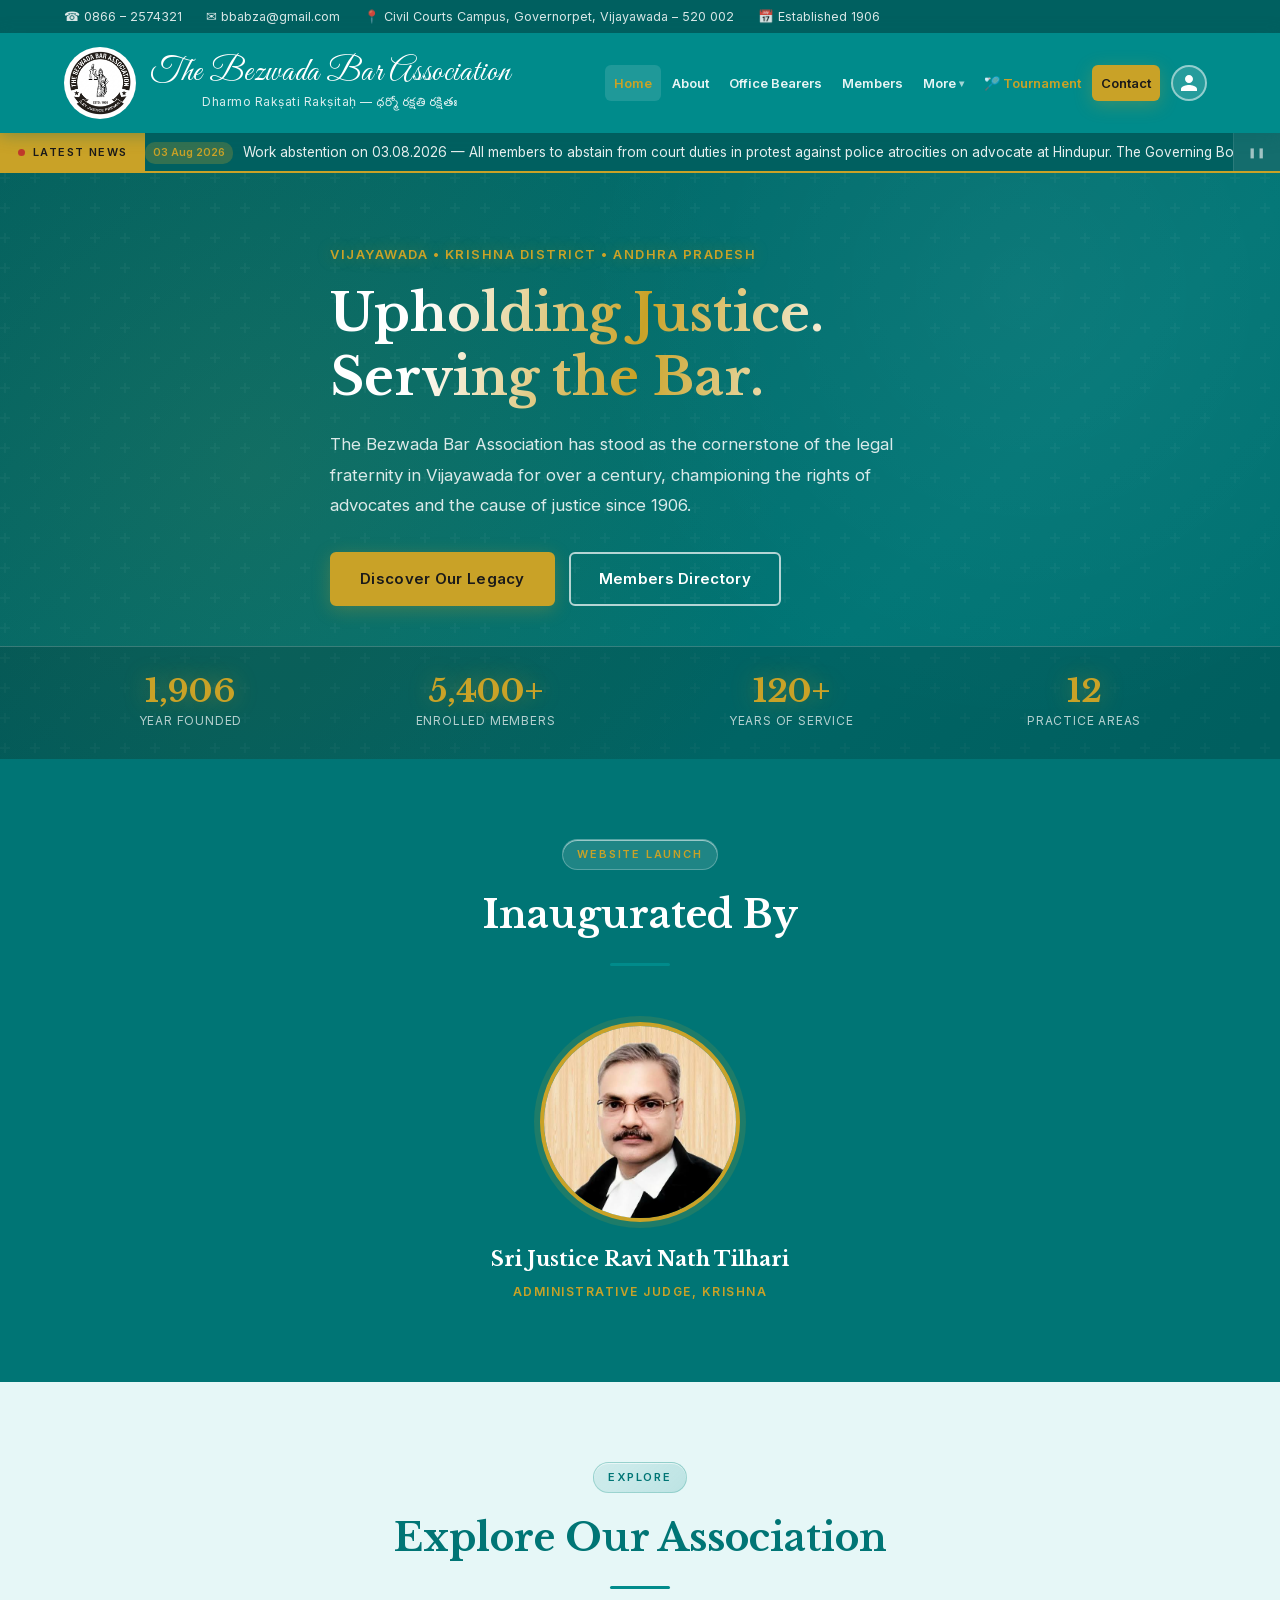
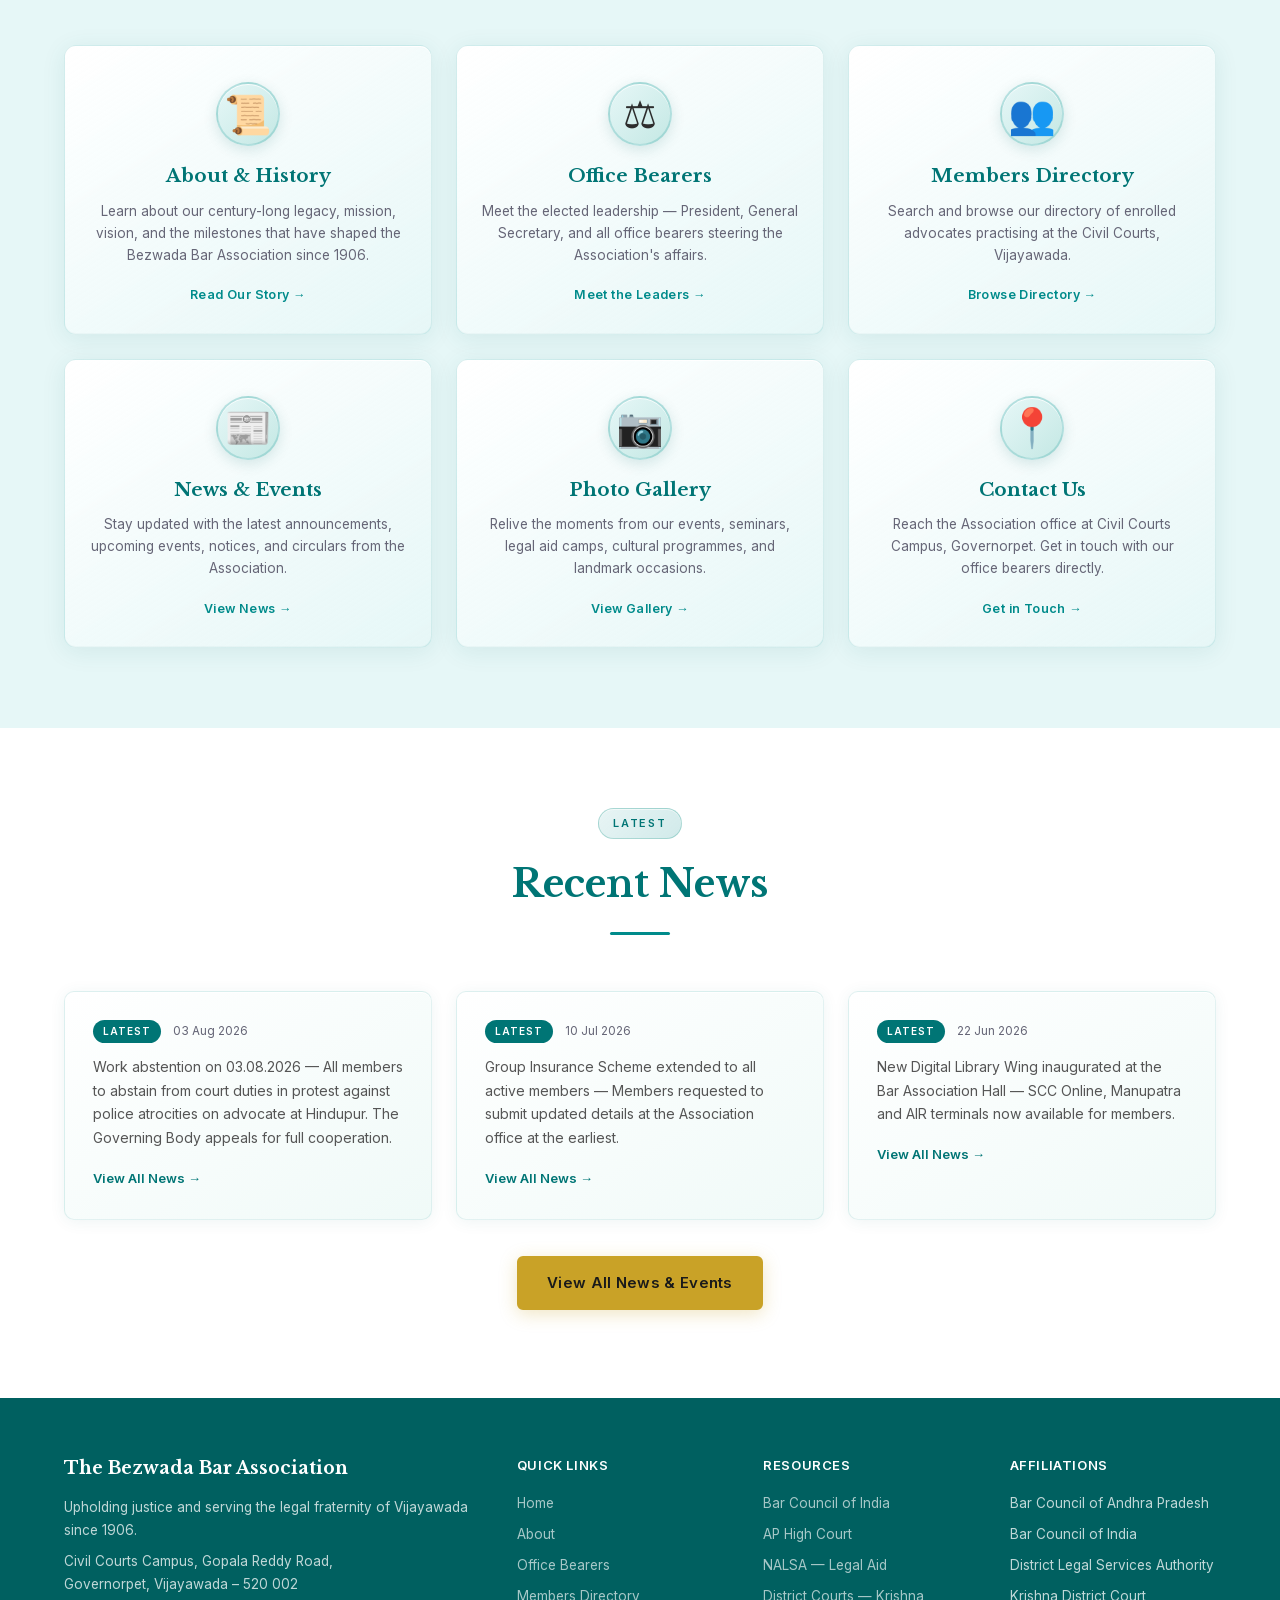
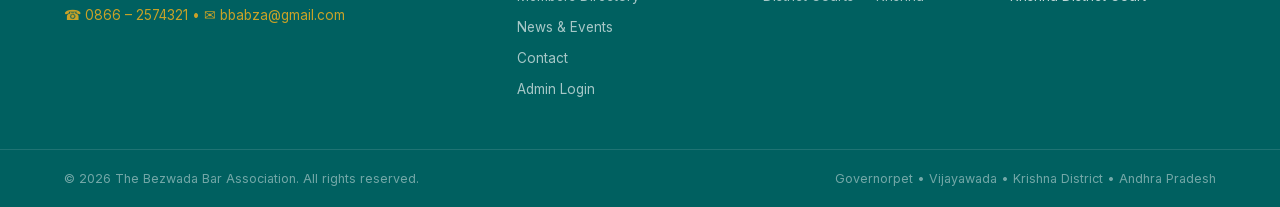
<file: index.html>
<!DOCTYPE html>
<html lang="en">

<head>
  <meta charset="UTF-8" />
  <script>try { if (location.pathname.endsWith("index.html")) history.replaceState(null, "", location.pathname.slice(0, -10) || "./") } catch (e) { }</script>
  <meta name="viewport" content="width=device-width, initial-scale=1.0" />
  <meta name="description"
    content="The Bezwada Bar Association, Vijayawada — serving enrolled advocates at the Civil Courts, Governorpet since 1906. Members directory, news, events, and tournament registration." />
  <title>Bezwada Bar Association | Vijayawada | Estd. 1906</title>

  <!-- Canonical -->
  <link rel="canonical" href="https://thebezwadabarassociation.com/" />

  <!-- Open Graph -->
  <meta property="og:type" content="website" />
  <meta property="og:url" content="https://thebezwadabarassociation.com/" />
  <meta property="og:site_name" content="The Bezwada Bar Association" />
  <meta property="og:title" content="Bezwada Bar Association | Vijayawada | Estd. 1906" />
  <meta property="og:description"
    content="The Bezwada Bar Association, Vijayawada — serving enrolled advocates at the Civil Courts, Governorpet since 1906." />
  <meta property="og:image" content="https://thebezwadabarassociation.com/images/logo.jpeg" />
  <meta property="og:locale" content="en_IN" />

  <!-- Geo -->
  <meta name="geo.region" content="IN-AP" />
  <meta name="geo.placename" content="Vijayawada, Andhra Pradesh, India" />
  <meta name="geo.position" content="16.5062;80.6480" />
  <meta name="ICBM" content="16.5062, 80.6480" />

  <!-- JSON-LD Organisation Schema -->
  <script type="application/ld+json">
  {
    "@context": "https://schema.org",
    "@type": "Organization",
    "name": "The Bezwada Bar Association",
    "alternateName": ["Bezwada Bar Association", "BBA Vijayawada", "Vijayawada Bar Association"],
    "url": "https://thebezwadabarassociation.com",
    "logo": "https://thebezwadabarassociation.com/images/logo.jpeg",
    "image": "https://thebezwadabarassociation.com/images/logo.jpeg",
    "foundingDate": "1906",
    "description": "The Bezwada Bar Association is one of the oldest bar associations in Andhra Pradesh, serving enrolled advocates practising at the Civil Courts, Vijayawada since 1906.",
    "address": {
      "@type": "PostalAddress",
      "streetAddress": "Civil Courts Campus, Gopala Reddy Road, Governorpet",
      "addressLocality": "Vijayawada",
      "addressRegion": "Andhra Pradesh",
      "postalCode": "520002",
      "addressCountry": "IN"
    },
    "contactPoint": {
      "@type": "ContactPoint",
      "telephone": "+91-866-2574321",
      "email": "bbabza@gmail.com",
      "contactType": "General Enquiries",
      "areaServed": "IN",
      "availableLanguage": ["English", "Telugu"]
    },
    "memberOf": [
      { "@type": "Organization", "name": "Bar Council of Andhra Pradesh" },
      { "@type": "Organization", "name": "Bar Council of India" }
    ],
    "sameAs": [
      "https://bbabza.github.io"
    ]
  }
  </script>

  <link rel="icon" href="images/logo.jpeg" type="image/jpeg" />
  <link rel="stylesheet" href="css/styles.css" />
  <link rel="stylesheet" href="css/fonts.css" />
</head>

<body data-root="">

  <div class="topbar">
    <div class="container">
      <span>&#9742; 0866 &ndash; 2574321</span>
      <span>&#9993; bbabza@gmail.com</span>
      <span>&#128205; Civil Courts Campus, Governorpet, Vijayawada &ndash; 520 002</span>
      <span>&#128197; Established 1906</span>
    </div>
  </div>

  <header class="site-header">
    <div class="container header-inner">
      <a href="index.html" class="logo-block">
        <div class="emblem">
          <img src="images/logo.jpeg" alt="The Bezwada Bar Association Logo" class="header-logo" />
        </div>
        <div class="logo-text">
          <h1>The Bezwada Bar Association</h1>
          <p class="tagline">Dharmo Rakṣati Rakṣitaḥ — ధర్మో రక్షతి రక్షితః</p>
        </div>
      </a>
      <button class="nav-toggle" id="navToggle"
        aria-label="Toggle navigation"><span></span><span></span><span></span></button>
      <nav class="main-nav" id="mainNav">
        <ul>
          <li><a href="index.html" aria-current="page">Home</a></li>
          <li><a href="about/index.html">About</a></li>
          <li><a href="office-bearers/index.html">Office Bearers</a></li>
          <li><a href="members/index.html">Members</a></li>
          <li class="nav-more"><a href="#" class="nav-more-toggle">More</a>
            <ul class="nav-dropdown">
              <li><a href="blog/index.html">Blog</a></li>
              <li><a href="gallery/index.html">Gallery</a></li>
            </ul>
          </li>
          <li><a href="tournament/index.html" style="color:var(--gold)!important;">&#127992; Tournament</a></li>
          <li><a href="contact/index.html" class="btn-nav">Contact</a></li>
        </ul>
      </nav>
    </div>
  </header>

  <div class="news-ticker" id="newsTicker">
    <div class="ticker-label"><span class="ticker-dot"></span>LATEST NEWS</div>
    <div class="ticker-viewport">
      <div class="ticker-track" id="tickerTrack"><span class="ticker-placeholder">Loading latest news&hellip;</span>
      </div>
    </div>
    <button class="ticker-pause" id="tickerPause" title="Pause / Resume">&#10074;&#10074;</button>
  </div>

  <!-- HERO -->
  <section class="hero">
    <div class="hero-overlay"></div>
    <div class="container hero-content">
      <p class="hero-eyebrow">Vijayawada &bull; Krishna District &bull; Andhra Pradesh</p>
      <h2>Upholding Justice.<br />Serving the Bar.</h2>
      <p class="hero-sub">The Bezwada Bar Association has stood as the cornerstone of the legal fraternity in Vijayawada
        for over a century, championing the rights of advocates and the cause of justice since 1906.</p>
      <div class="hero-actions">
        <a href="about/index.html" class="btn btn-gold">Discover Our Legacy</a>
        <a href="members/index.html" class="btn btn-outline">Members Directory</a>
      </div>
    </div>
    <div class="hero-stats">
      <div class="container stats-row">
        <div class="stat"><span class="stat-num">1906</span><span class="stat-label">Year Founded</span></div>
        <div class="stat"><span class="stat-num">5400+</span><span class="stat-label">Enrolled Members</span></div>
        <div class="stat"><span class="stat-num">120+</span><span class="stat-label">Years of Service</span></div>
        <div class="stat"><span class="stat-num">12</span><span class="stat-label">Practice Areas</span></div>
      </div>
    </div>
  </section>

  <!-- INAUGURATION -->
  <section class="section section-dark inaug-section">
    <div class="container">
      <div class="section-header">
        <span class="section-badge">Website Launch</span>
        <h2 class="section-title">Inaugurated By</h2>
        <div class="divider"></div>
      </div>
      <div class="inaug-grid">

        <div class="inaug-card">
          <div class="inaug-avatar">
            <img src="images/Inaugurator-1.jpeg" alt="Sri Justice Ravi Nath Tilhari" class="inaug-photo"
              onerror="this.outerHTML='<div class=&quot;inaug-no-photo&quot;>No Photo</div>'" />
          </div>
          <h3 class="inaug-name">Sri Justice Ravi Nath Tilhari</h3>
          <p class="inaug-title">Administrative Judge, Krishna</p>
        </div>

      </div>
    </div>
  </section>

  <!-- SECTION CARDS -->
  <section class="section section-light">
    <div class="container">
      <div class="section-header">
        <span class="section-badge">Explore</span>
        <h2 class="section-title">Explore Our Association</h2>
        <div class="divider"></div>
      </div>
      <div class="section-cards-grid">
        <a href="about/index.html" class="section-card">
          <div class="section-card-icon">&#128220;</div>
          <h3>About &amp; History</h3>
          <p>Learn about our century-long legacy, mission, vision, and the milestones that have shaped the Bezwada Bar
            Association since 1906.</p>
          <span class="section-card-link">Read Our Story &rarr;</span>
        </a>
        <a href="office-bearers/index.html" class="section-card">
          <div class="section-card-icon">&#9878;</div>
          <h3>Office Bearers</h3>
          <p>Meet the elected leadership — President, General Secretary, and all office bearers steering the
            Association's affairs.</p>
          <span class="section-card-link">Meet the Leaders &rarr;</span>
        </a>
        <a href="members/index.html" class="section-card">
          <div class="section-card-icon">&#128101;</div>
          <h3>Members Directory</h3>
          <p>Search and browse our directory of enrolled advocates practising at the Civil Courts, Vijayawada.</p>
          <span class="section-card-link">Browse Directory &rarr;</span>
        </a>
        <a href="news/index.html" class="section-card">
          <div class="section-card-icon">&#128240;</div>
          <h3>News &amp; Events</h3>
          <p>Stay updated with the latest announcements, upcoming events, notices, and circulars from the Association.
          </p>
          <span class="section-card-link">View News &rarr;</span>
        </a>
        <a href="gallery/index.html" class="section-card">
          <div class="section-card-icon">&#128247;</div>
          <h3>Photo Gallery</h3>
          <p>Relive the moments from our events, seminars, legal aid camps, cultural programmes, and landmark occasions.
          </p>
          <span class="section-card-link">View Gallery &rarr;</span>
        </a>
        <a href="contact/index.html" class="section-card">
          <div class="section-card-icon">&#128205;</div>
          <h3>Contact Us</h3>
          <p>Reach the Association office at Civil Courts Campus, Governorpet. Get in touch with our office bearers
            directly.</p>
          <span class="section-card-link">Get in Touch &rarr;</span>
        </a>
      </div>
    </div>
  </section>

  <!-- RECENT NEWS PREVIEW -->
  <section class="section section-white">
    <div class="container">
      <div class="section-header">
        <span class="section-badge">Latest</span>
        <h2 class="section-title">Recent News</h2>
        <div class="divider"></div>
      </div>
      <div class="home-news-grid" id="homeNewsGrid">
        <p style="grid-column:1/-1;text-align:center;color:var(--muted);">Loading&hellip;</p>
      </div>
      <div class="view-all-wrap">
        <a href="news/index.html" class="btn btn-gold">View All News &amp; Events</a>
      </div>
    </div>
  </section>

  <footer class="site-footer">
    <div class="container footer-inner">
      <div class="footer-brand">
        <h3>The Bezwada Bar Association</h3>
        <p>Upholding justice and serving the legal fraternity of Vijayawada since 1906.</p>
        <p>Civil Courts Campus, Gopala Reddy Road,<br />Governorpet, Vijayawada &ndash; 520 002</p>
        <p class="footer-tel">&#9742; 0866 &ndash; 2574321 &bull; &#9993; bbabza@gmail.com</p>
      </div>
      <div class="footer-links">
        <h4>Quick Links</h4>
        <ul>
          <li><a href="index.html">Home</a></li>
          <li><a href="about/index.html">About</a></li>
          <li><a href="office-bearers/index.html">Office Bearers</a></li>
          <li><a href="members/index.html">Members Directory</a></li>
          <li><a href="news/index.html">News &amp; Events</a></li>
          <li><a href="contact/index.html">Contact</a></li>
        </ul>
      </div>
      <div class="footer-links">
        <h4>Resources</h4>
        <ul>
          <li><a href="https://www.barcouncilofindia.org" target="_blank" rel="noopener">Bar Council of India</a></li>
          <li><a href="https://hc.ap.nic.in" target="_blank" rel="noopener">AP High Court</a></li>
          <li><a href="https://nalsa.gov.in" target="_blank" rel="noopener">NALSA &mdash; Legal Aid</a></li>
          <li><a href="https://districts.ecourts.gov.in/krishna" target="_blank" rel="noopener">District Courts &mdash;
              Krishna</a></li>
        </ul>
      </div>
      <div class="footer-links">
        <h4>Affiliations</h4>
        <ul>
          <li>Bar Council of Andhra Pradesh</li>
          <li>Bar Council of India</li>
          <li>District Legal Services Authority</li>
          <li>Krishna District Court</li>
        </ul>
      </div>
    </div>
    <div class="footer-bottom">
      <div class="container">
        <p>&copy; 2026 The Bezwada Bar Association. All rights reserved.</p>
        <p>Governorpet &bull; Vijayawada &bull; Krishna District &bull; Andhra Pradesh</p>
      </div>
    </div>
  </footer>

  <button class="back-to-top" id="backToTop" aria-label="Back to top">&#8679;</button>
  <script src="js/script.js"></script>
</body>

</html>
</file>
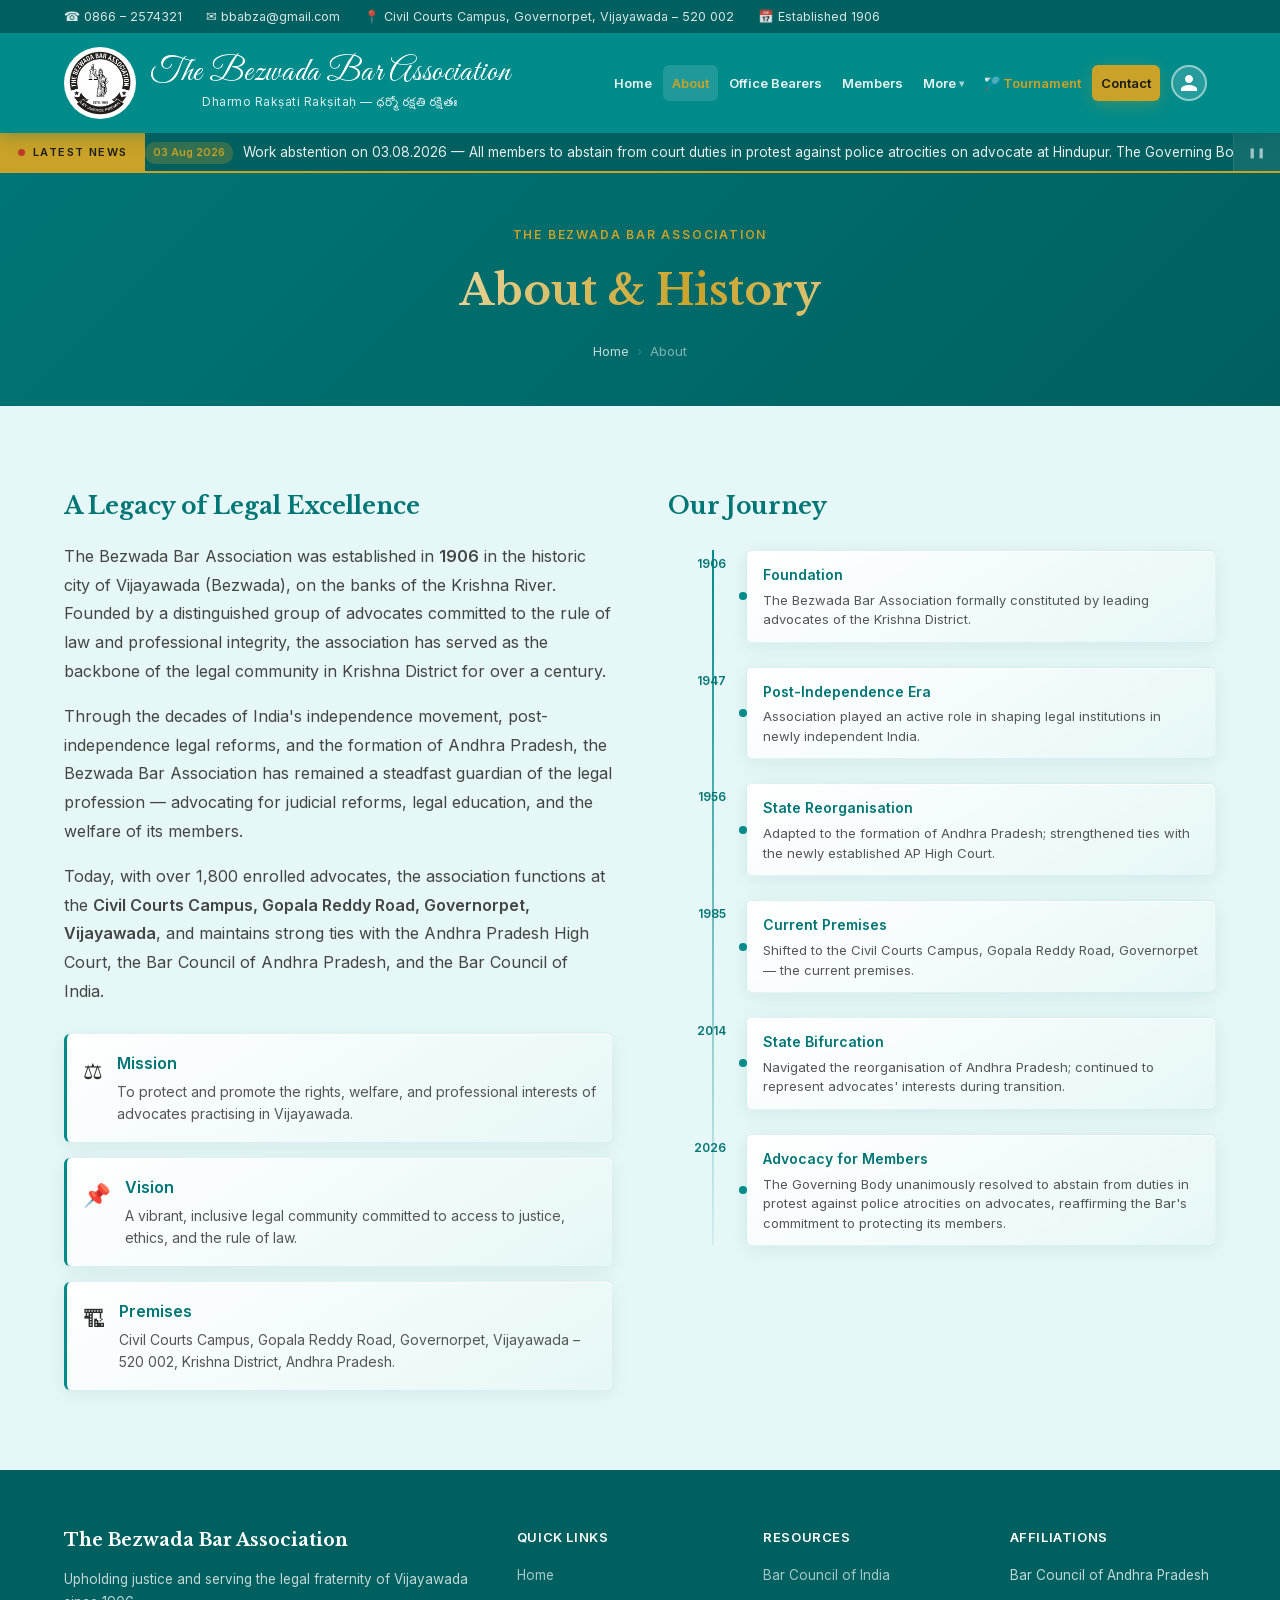
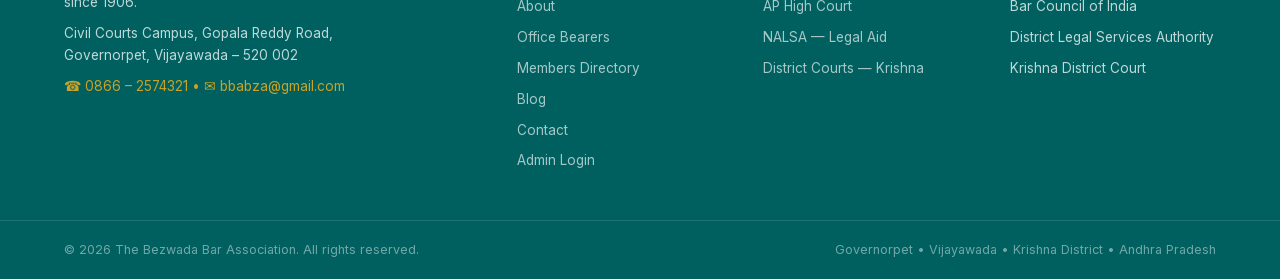
<file: about/index.html>
<!DOCTYPE html>
<html lang="en">
<head>
  <meta charset="UTF-8" />
  <script>try{if(location.pathname.endsWith("index.html"))history.replaceState(null,"",location.pathname.slice(0,-10)||"./")}catch(e){}</script>
  <meta name="viewport" content="width=device-width, initial-scale=1.0" />
  <meta name="description" content="About The Bezwada Bar Association — History, mission, vision and milestones since 1906." />
  <title>About | The Bezwada Bar Association</title>
  <link rel="canonical" href="https://thebezwadabarassociation.com/about/" />
  <link rel="icon" href="../images/logo.jpeg" type="image/jpeg" />
  <link rel="stylesheet" href="../css/styles.css" />
  <link rel="stylesheet" href="../css/fonts.css" />
</head>
<body data-root="../">

  <div class="topbar">
    <div class="container">
      <span>&#9742; 0866 &ndash; 2574321</span>
      <span>&#9993; bbabza@gmail.com</span>
      <span>&#128205; Civil Courts Campus, Governorpet, Vijayawada &ndash; 520 002</span>
      <span>&#128197; Established 1906</span>
    </div>
  </div>

  <header class="site-header">
    <div class="container header-inner">
      <a href="../index.html" class="logo-block">
        <div class="emblem">
          <img src="../images/logo.jpeg" alt="The Bezwada Bar Association Logo" class="header-logo" />
        </div>
        <div class="logo-text">
          <h1>The Bezwada Bar Association</h1>
          <p class="tagline">Dharmo Rakṣati Rakṣitaḥ — ధర్మో రక్షతి రక్షితః</p>
        </div>
      </a>
      <button class="nav-toggle" id="navToggle" aria-label="Toggle navigation"><span></span><span></span><span></span></button>
      <nav class="main-nav" id="mainNav">
        <ul>
          <li><a href="../index.html">Home</a></li>
          <li><a href="../about/index.html" aria-current="page">About</a></li>
          <li><a href="../office-bearers/index.html">Office Bearers</a></li>
          <li><a href="../members/index.html">Members</a></li>
          <li class="nav-more"><a href="#" class="nav-more-toggle">More</a><ul class="nav-dropdown"><li><a href="../blog/index.html">Blog</a></li><li><a href="../gallery/index.html">Gallery</a></li></ul></li>
          <li><a href="../tournament/index.html" style="color:var(--gold)!important;">&#127992; Tournament</a></li>
          <li><a href="../contact/index.html" class="btn-nav">Contact</a></li>
        </ul>
      </nav>
    </div>
  </header>

  <div class="news-ticker" id="newsTicker">
    <div class="ticker-label"><span class="ticker-dot"></span>LATEST NEWS</div>
    <div class="ticker-viewport">
      <div class="ticker-track" id="tickerTrack"><span class="ticker-placeholder">Loading latest news&hellip;</span></div>
    </div>
    <button class="ticker-pause" id="tickerPause" title="Pause / Resume">&#10074;&#10074;</button>
  </div>

  <!-- PAGE HERO -->
  <div class="page-hero">
    <div class="container">
      <p class="page-hero-eyebrow">The Bezwada Bar Association</p>
      <h2>About &amp; History</h2>
      <div class="breadcrumb">
        <a href="../index.html">Home</a>
        <span class="breadcrumb-sep">&#8250;</span>
        <span>About</span>
      </div>
    </div>
  </div>

  <!-- ABOUT CONTENT -->
  <section class="section section-light">
    <div class="container">
      <div class="about-grid">
        <div class="about-text">
          <h3>A Legacy of Legal Excellence</h3>
          <p>The Bezwada Bar Association was established in <strong>1906</strong> in the historic city of Vijayawada (Bezwada), on the banks of the Krishna River. Founded by a distinguished group of advocates committed to the rule of law and professional integrity, the association has served as the backbone of the legal community in Krishna District for over a century.</p>
          <p>Through the decades of India's independence movement, post-independence legal reforms, and the formation of Andhra Pradesh, the Bezwada Bar Association has remained a steadfast guardian of the legal profession — advocating for judicial reforms, legal education, and the welfare of its members.</p>
          <p>Today, with over 1,800 enrolled advocates, the association functions at the <strong>Civil Courts Campus, Gopala Reddy Road, Governorpet, Vijayawada</strong>, and maintains strong ties with the Andhra Pradesh High Court, the Bar Council of Andhra Pradesh, and the Bar Council of India.</p>
          <div class="about-pillars">
            <div class="pillar">
              <span class="pillar-icon">&#9878;</span>
              <div>
                <strong>Mission</strong>
                <p>To protect and promote the rights, welfare, and professional interests of advocates practising in Vijayawada.</p>
              </div>
            </div>
            <div class="pillar">
              <span class="pillar-icon">&#128204;</span>
              <div>
                <strong>Vision</strong>
                <p>A vibrant, inclusive legal community committed to access to justice, ethics, and the rule of law.</p>
              </div>
            </div>
            <div class="pillar">
              <span class="pillar-icon">&#127959;</span>
              <div>
                <strong>Premises</strong>
                <p>Civil Courts Campus, Gopala Reddy Road, Governorpet, Vijayawada &ndash; 520 002, Krishna District, Andhra Pradesh.</p>
              </div>
            </div>
          </div>
        </div>
        <div class="about-timeline">
          <h3>Our Journey</h3>
          <ul class="timeline">
            <li>
              <span class="tl-year">1906</span>
              <div class="tl-body"><strong>Foundation</strong><p>The Bezwada Bar Association formally constituted by leading advocates of the Krishna District.</p></div>
            </li>
            <li>
              <span class="tl-year">1947</span>
              <div class="tl-body"><strong>Post-Independence Era</strong><p>Association played an active role in shaping legal institutions in newly independent India.</p></div>
            </li>
            <li>
              <span class="tl-year">1956</span>
              <div class="tl-body"><strong>State Reorganisation</strong><p>Adapted to the formation of Andhra Pradesh; strengthened ties with the newly established AP High Court.</p></div>
            </li>
            <li>
              <span class="tl-year">1985</span>
              <div class="tl-body"><strong>Current Premises</strong><p>Shifted to the Civil Courts Campus, Gopala Reddy Road, Governorpet — the current premises.</p></div>
            </li>
            <li>
              <span class="tl-year">2014</span>
              <div class="tl-body"><strong>State Bifurcation</strong><p>Navigated the reorganisation of Andhra Pradesh; continued to represent advocates' interests during transition.</p></div>
            </li>
            <li>
              <span class="tl-year">2026</span>
              <div class="tl-body"><strong>Advocacy for Members</strong><p>The Governing Body unanimously resolved to abstain from duties in protest against police atrocities on advocates, reaffirming the Bar's commitment to protecting its members.</p></div>
            </li>
          </ul>
        </div>
      </div>
    </div>
  </section>

  <footer class="site-footer">
    <div class="container footer-inner">
      <div class="footer-brand">
        <h3>The Bezwada Bar Association</h3>
        <p>Upholding justice and serving the legal fraternity of Vijayawada since 1906.</p>
        <p>Civil Courts Campus, Gopala Reddy Road,<br/>Governorpet, Vijayawada &ndash; 520 002</p>
        <p class="footer-tel">&#9742; 0866 &ndash; 2574321 &bull; &#9993; bbabza@gmail.com</p>
      </div>
      <div class="footer-links">
        <h4>Quick Links</h4>
        <ul>
          <li><a href="../index.html">Home</a></li>
          <li><a href="../about/index.html">About</a></li>
          <li><a href="../office-bearers/index.html">Office Bearers</a></li>
          <li><a href="../members/index.html">Members Directory</a></li>
          <li><a href="../blog/index.html">Blog</a></li>
          <li><a href="../contact/index.html">Contact</a></li>
        </ul>
      </div>
      <div class="footer-links">
        <h4>Resources</h4>
        <ul>
          <li><a href="https://www.barcouncilofindia.org" target="_blank" rel="noopener">Bar Council of India</a></li>
          <li><a href="https://hc.ap.nic.in" target="_blank" rel="noopener">AP High Court</a></li>
          <li><a href="https://nalsa.gov.in" target="_blank" rel="noopener">NALSA &mdash; Legal Aid</a></li>
          <li><a href="https://districts.ecourts.gov.in/krishna" target="_blank" rel="noopener">District Courts &mdash; Krishna</a></li>
        </ul>
      </div>
      <div class="footer-links">
        <h4>Affiliations</h4>
        <ul>
          <li>Bar Council of Andhra Pradesh</li>
          <li>Bar Council of India</li>
          <li>District Legal Services Authority</li>
          <li>Krishna District Court</li>
        </ul>
      </div>
    </div>
    <div class="footer-bottom">
      <div class="container">
        <p>&copy; 2026 The Bezwada Bar Association. All rights reserved.</p>
        <p>Governorpet &bull; Vijayawada &bull; Krishna District &bull; Andhra Pradesh</p>
      </div>
    </div>
  </footer>

  <button class="back-to-top" id="backToTop" aria-label="Back to top">&#8679;</button>
  <script src="../js/script.js"></script>
</body>
</html>
</file>
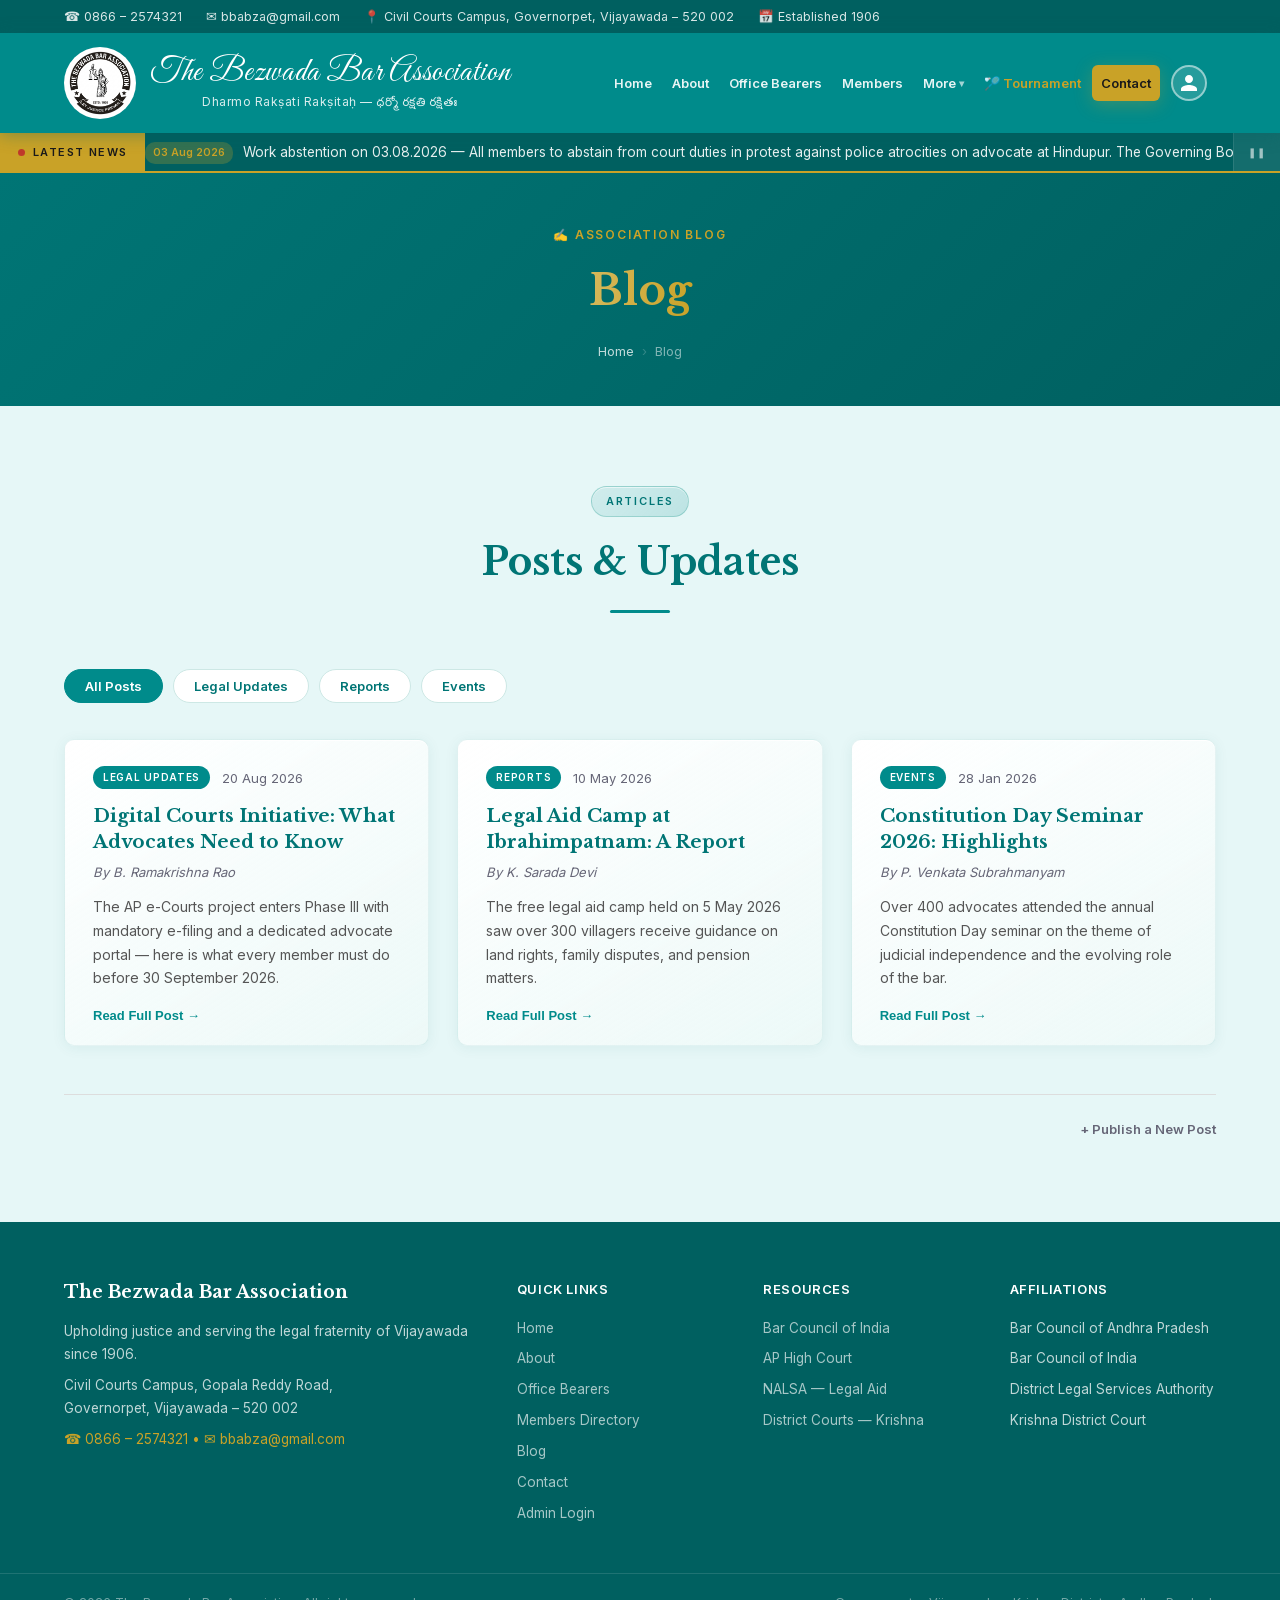
<file: blog/index.html>
<!DOCTYPE html>
<html lang="en">
<head>
  <meta charset="UTF-8" />
  <script>try{if(location.pathname.endsWith("index.html"))history.replaceState(null,"",location.pathname.slice(0,-10)||"./")}catch(e){}</script>
  <meta name="viewport" content="width=device-width, initial-scale=1.0" />
  <meta name="description" content="Blog — The Bezwada Bar Association, Vijayawada. Legal updates, reports, and association news." />
  <title>Blog | The Bezwada Bar Association</title>
  <link rel="canonical" href="https://thebezwadabarassociation.com/blog/" />
  <link rel="icon" href="../images/logo.jpeg" type="image/jpeg" />
  <link rel="stylesheet" href="../css/styles.css" />
  <link rel="stylesheet" href="../css/fonts.css" />
</head>
<body data-root="../">

  <div class="topbar">
    <div class="container">
      <span>&#9742; 0866 &ndash; 2574321</span>
      <span>&#9993; bbabza@gmail.com</span>
      <span>&#128205; Civil Courts Campus, Governorpet, Vijayawada &ndash; 520 002</span>
      <span>&#128197; Established 1906</span>
    </div>
  </div>

  <header class="site-header">
    <div class="container header-inner">
      <a href="../index.html" class="logo-block">
        <div class="emblem">
          <img src="../images/logo.jpeg" alt="The Bezwada Bar Association Logo" class="header-logo" />
        </div>
        <div class="logo-text">
          <h1>The Bezwada Bar Association</h1>
          <p class="tagline">Dharmo Rakṣati Rakṣitaḥ — ధర్మో రక్షతి రక్షితః</p>
        </div>
      </a>
      <button class="nav-toggle" id="navToggle" aria-label="Toggle navigation"><span></span><span></span><span></span></button>
      <nav class="main-nav" id="mainNav">
        <ul>
          <li><a href="../index.html">Home</a></li>
          <li><a href="../about/index.html">About</a></li>
          <li><a href="../office-bearers/index.html">Office Bearers</a></li>
          <li><a href="../members/index.html">Members</a></li>
          <li class="nav-more"><a href="#" class="nav-more-toggle">More</a><ul class="nav-dropdown"><li><a href="../blog/index.html" aria-current="page">Blog</a></li><li><a href="../gallery/index.html">Gallery</a></li></ul></li>
          <li><a href="../tournament/index.html" style="color:var(--gold)!important;">&#127992; Tournament</a></li>
          <li><a href="../contact/index.html" class="btn-nav">Contact</a></li>
        </ul>
      </nav>
    </div>
  </header>

  <div class="news-ticker" id="newsTicker">
    <div class="ticker-label"><span class="ticker-dot"></span>LATEST NEWS</div>
    <div class="ticker-viewport">
      <div class="ticker-track" id="tickerTrack"><span class="ticker-placeholder">Loading latest news&hellip;</span></div>
    </div>
    <button class="ticker-pause" id="tickerPause" title="Pause / Resume">&#10074;&#10074;</button>
  </div>

  <div class="page-hero">
    <div class="container">
      <p class="page-hero-eyebrow">&#9997; Association Blog</p>
      <h2>Blog</h2>
      <div class="breadcrumb">
        <a href="../index.html">Home</a>
        <span class="breadcrumb-sep">&#8250;</span>
        <span>Blog</span>
      </div>
    </div>
  </div>

  <section class="section section-light">
    <div class="container">

      <div class="section-header">
        <span class="section-badge">Articles</span>
        <h2 class="section-title">Posts &amp; Updates</h2>
        <div class="divider"></div>
      </div>

      <div class="blog-filter-bar" id="blogFilterBar">
        <button class="blog-filter-btn active" data-filter="all">All Posts</button>
      </div>

      <div class="blog-grid" id="blogGrid">
        <p style="text-align:center;color:var(--muted);grid-column:1/-1;">Loading posts&hellip;</p>
      </div>

      <div class="blog-admin-link">
        <a href="compose.html">&#43; Publish a New Post</a>
      </div>

    </div>
  </section>

  <footer class="site-footer">
    <div class="container footer-inner">
      <div class="footer-brand">
        <h3>The Bezwada Bar Association</h3>
        <p>Upholding justice and serving the legal fraternity of Vijayawada since 1906.</p>
        <p>Civil Courts Campus, Gopala Reddy Road,<br/>Governorpet, Vijayawada &ndash; 520 002</p>
        <p class="footer-tel">&#9742; 0866 &ndash; 2574321 &bull; &#9993; bbabza@gmail.com</p>
      </div>
      <div class="footer-links">
        <h4>Quick Links</h4>
        <ul>
          <li><a href="../index.html">Home</a></li>
          <li><a href="../about/index.html">About</a></li>
          <li><a href="../office-bearers/index.html">Office Bearers</a></li>
          <li><a href="../members/index.html">Members Directory</a></li>
          <li><a href="../blog/index.html">Blog</a></li>
          <li><a href="../contact/index.html">Contact</a></li>
        </ul>
      </div>
      <div class="footer-links">
        <h4>Resources</h4>
        <ul>
          <li><a href="https://www.barcouncilofindia.org" target="_blank" rel="noopener">Bar Council of India</a></li>
          <li><a href="https://hc.ap.nic.in" target="_blank" rel="noopener">AP High Court</a></li>
          <li><a href="https://nalsa.gov.in" target="_blank" rel="noopener">NALSA &mdash; Legal Aid</a></li>
          <li><a href="https://districts.ecourts.gov.in/krishna" target="_blank" rel="noopener">District Courts &mdash; Krishna</a></li>
        </ul>
      </div>
      <div class="footer-links">
        <h4>Affiliations</h4>
        <ul>
          <li>Bar Council of Andhra Pradesh</li>
          <li>Bar Council of India</li>
          <li>District Legal Services Authority</li>
          <li>Krishna District Court</li>
        </ul>
      </div>
    </div>
    <div class="footer-bottom">
      <div class="container">
        <p>&copy; 2026 The Bezwada Bar Association. All rights reserved.</p>
        <p>Governorpet &bull; Vijayawada &bull; Krishna District &bull; Andhra Pradesh</p>
      </div>
    </div>
  </footer>

  <button class="back-to-top" id="backToTop" aria-label="Back to top">&#8679;</button>
  <script src="../js/script.js"></script>
  <script>
  (function () {
    'use strict';

    const grid      = document.getElementById('blogGrid');
    const filterBar = document.getElementById('blogFilterBar');
    let allPosts    = [];
    let activeFilter = 'all';

    function renderPosts(posts) {
      if (!posts.length) {
        grid.innerHTML = '<p style="text-align:center;color:var(--muted);grid-column:1/-1;">No posts found in this category.</p>';
        return;
      }
      grid.innerHTML = posts.map(post => `
        <article class="blog-card" data-category="${post.category}">
          <div class="blog-card-meta">
            <span class="blog-cat">${post.category}</span>
            <span class="blog-date">${post.date}</span>
          </div>
          <h3 class="blog-title">${post.title}</h3>
          <p class="blog-author">By ${post.author}</p>
          <p class="blog-excerpt">${post.excerpt}</p>
          <button class="blog-expand-btn" aria-expanded="false">Read Full Post &#8594;</button>
          <div class="blog-full-content" hidden>
            ${post.content}
            <button class="blog-collapse-btn">&#8593; Collapse</button>
          </div>
        </article>`).join('');

      grid.querySelectorAll('.blog-expand-btn').forEach(btn => {
        btn.addEventListener('click', () => {
          const full = btn.nextElementSibling;
          const open = btn.getAttribute('aria-expanded') === 'true';
          btn.setAttribute('aria-expanded', !open);
          btn.textContent = open ? 'Read Full Post →' : 'Close ↑';
          full.hidden = open;
        });
      });

      grid.querySelectorAll('.blog-collapse-btn').forEach(btn => {
        btn.addEventListener('click', () => {
          const full    = btn.closest('.blog-full-content');
          const expBtn  = full.previousElementSibling;
          full.hidden   = true;
          expBtn.setAttribute('aria-expanded', 'false');
          expBtn.textContent = 'Read Full Post →';
          full.closest('.blog-card').scrollIntoView({ behavior: 'smooth', block: 'nearest' });
        });
      });
    }

    function buildFilterButtons(posts) {
      const cats = ['all', ...new Set(posts.map(p => p.category))];
      filterBar.innerHTML = cats.map(c =>
        `<button class="blog-filter-btn${c === 'all' ? ' active' : ''}" data-filter="${c}">${c === 'all' ? 'All Posts' : c}</button>`
      ).join('');

      filterBar.querySelectorAll('.blog-filter-btn').forEach(btn => {
        btn.addEventListener('click', () => {
          filterBar.querySelectorAll('.blog-filter-btn').forEach(b => b.classList.remove('active'));
          btn.classList.add('active');
          activeFilter = btn.dataset.filter;
          const filtered = activeFilter === 'all' ? allPosts : allPosts.filter(p => p.category === activeFilter);
          renderPosts(filtered);
        });
      });
    }

    fetch('../blog/posts.json')
      .then(r => { if (!r.ok) throw new Error(); return r.json(); })
      .then(posts => {
        allPosts = posts;
        buildFilterButtons(posts);
        renderPosts(posts);
      })
      .catch(() => {
        grid.innerHTML = '<p style="text-align:center;color:var(--muted);grid-column:1/-1;">Unable to load posts. Please try again later.</p>';
      });

  })();
  </script>
</body>
</html>
</file>
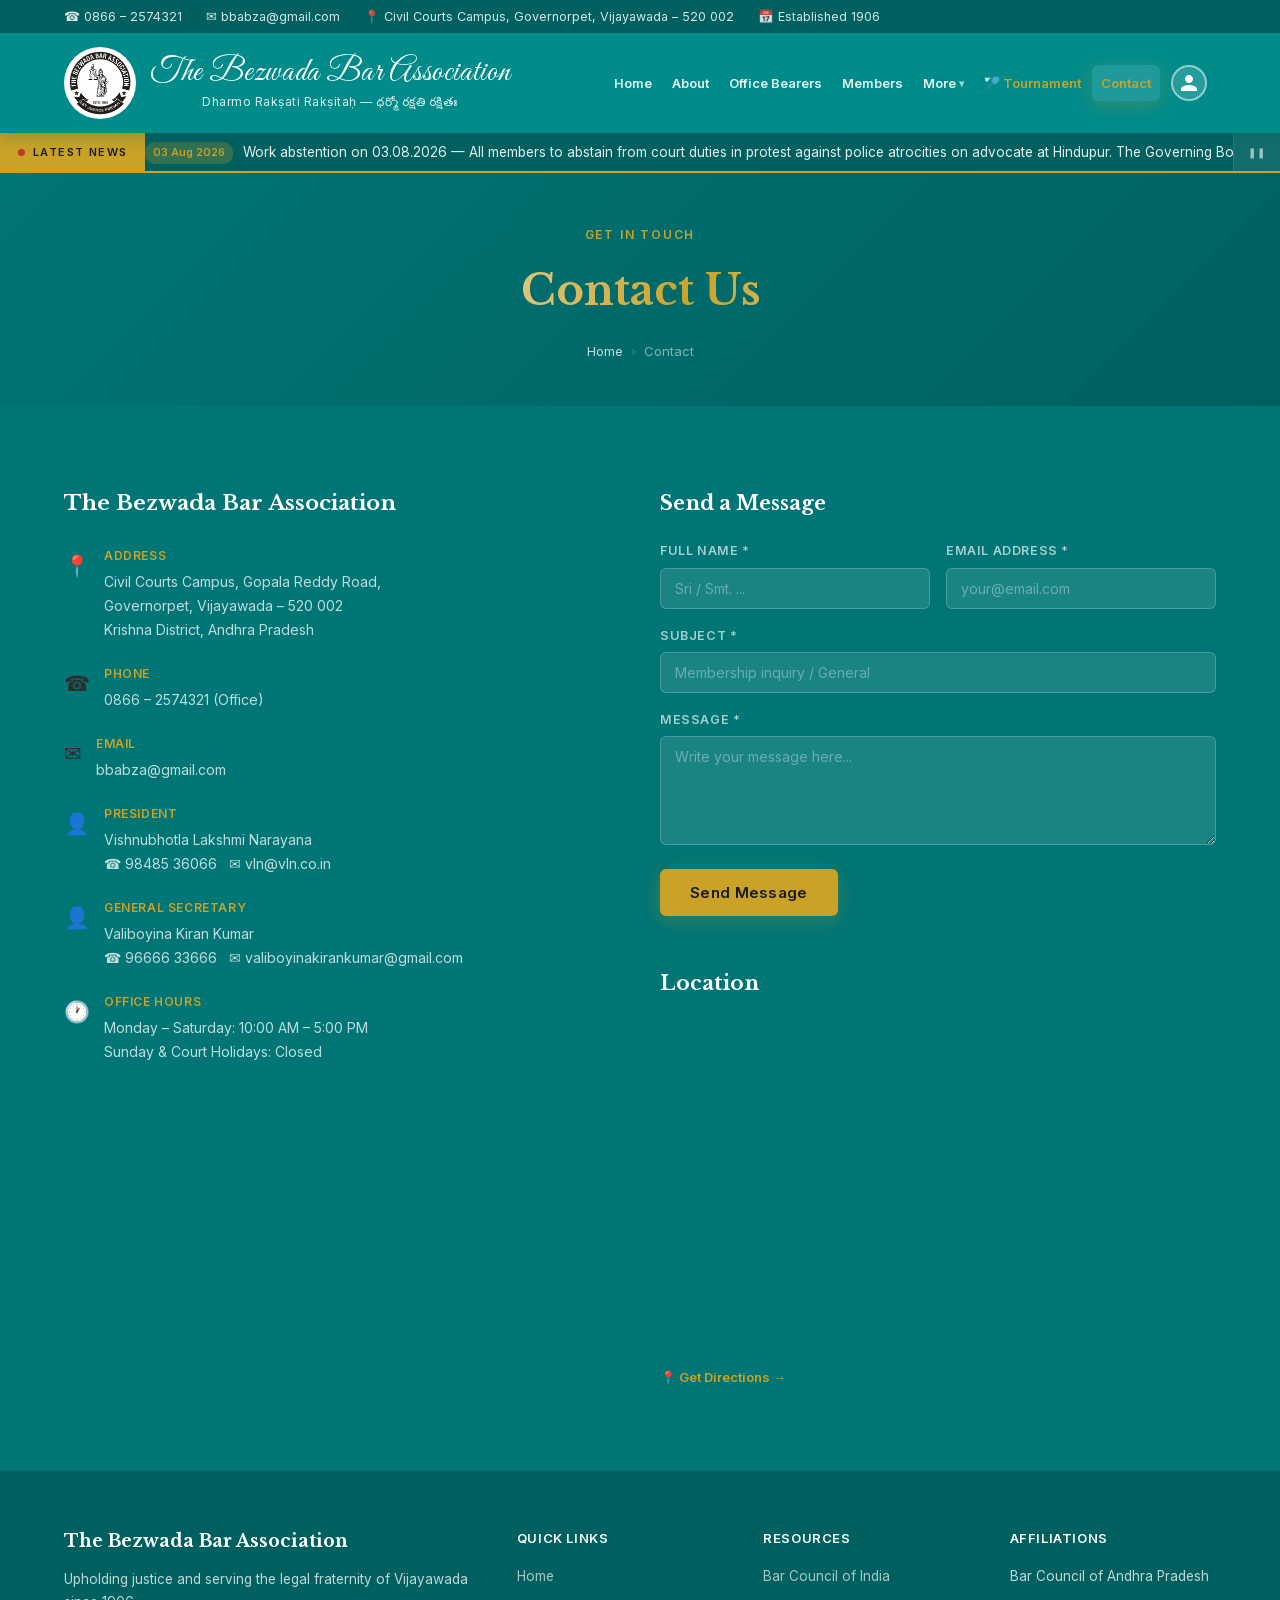
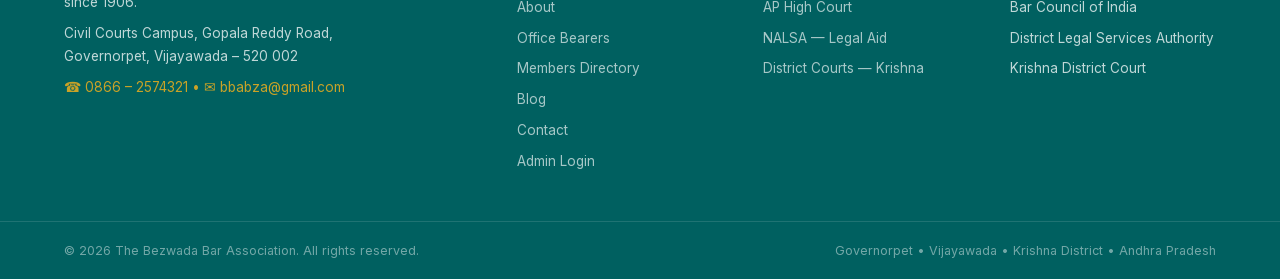
<file: contact/index.html>
<!DOCTYPE html>
<html lang="en">
<head>
  <meta charset="UTF-8" />
  <script>try{if(location.pathname.endsWith("index.html"))history.replaceState(null,"",location.pathname.slice(0,-10)||"./")}catch(e){}</script>
  <meta name="viewport" content="width=device-width, initial-scale=1.0" />
  <meta name="description" content="Contact The Bezwada Bar Association — Civil Courts Campus, Governorpet, Vijayawada." />
  <title>Contact | The Bezwada Bar Association</title>
  <link rel="canonical" href="https://thebezwadabarassociation.com/contact/" />
  <link rel="icon" href="../images/logo.jpeg" type="image/jpeg" />
  <link rel="stylesheet" href="../css/styles.css" />
  <link rel="stylesheet" href="../css/fonts.css" />
</head>
<body data-root="../">

  <div class="topbar">
    <div class="container">
      <span>&#9742; 0866 &ndash; 2574321</span>
      <span>&#9993; bbabza@gmail.com</span>
      <span>&#128205; Civil Courts Campus, Governorpet, Vijayawada &ndash; 520 002</span>
      <span>&#128197; Established 1906</span>
    </div>
  </div>

  <header class="site-header">
    <div class="container header-inner">
      <a href="../index.html" class="logo-block">
        <div class="emblem">
          <img src="../images/logo.jpeg" alt="The Bezwada Bar Association Logo" class="header-logo" />
        </div>
        <div class="logo-text">
          <h1>The Bezwada Bar Association</h1>
          <p class="tagline">Dharmo Rakṣati Rakṣitaḥ — ధర్మో రక్షతి రక్షితః</p>
        </div>
      </a>
      <button class="nav-toggle" id="navToggle" aria-label="Toggle navigation"><span></span><span></span><span></span></button>
      <nav class="main-nav" id="mainNav">
        <ul>
          <li><a href="../index.html">Home</a></li>
          <li><a href="../about/index.html">About</a></li>
          <li><a href="../office-bearers/index.html">Office Bearers</a></li>
          <li><a href="../members/index.html">Members</a></li>
          <li class="nav-more"><a href="#" class="nav-more-toggle">More</a><ul class="nav-dropdown"><li><a href="../blog/index.html">Blog</a></li><li><a href="../gallery/index.html">Gallery</a></li></ul></li>
          <li><a href="../tournament/index.html" style="color:var(--gold)!important;">&#127992; Tournament</a></li>
          <li><a href="../contact/index.html" class="btn-nav" aria-current="page">Contact</a></li>
        </ul>
      </nav>
    </div>
  </header>

  <div class="news-ticker" id="newsTicker">
    <div class="ticker-label"><span class="ticker-dot"></span>LATEST NEWS</div>
    <div class="ticker-viewport">
      <div class="ticker-track" id="tickerTrack"><span class="ticker-placeholder">Loading latest news&hellip;</span></div>
    </div>
    <button class="ticker-pause" id="tickerPause" title="Pause / Resume">&#10074;&#10074;</button>
  </div>

  <div class="page-hero">
    <div class="container">
      <p class="page-hero-eyebrow">Get in Touch</p>
      <h2>Contact Us</h2>
      <div class="breadcrumb">
        <a href="../index.html">Home</a>
        <span class="breadcrumb-sep">&#8250;</span>
        <span>Contact</span>
      </div>
    </div>
  </div>

  <section class="section section-dark">
    <div class="container">
      <div class="contact-grid">
        <div class="contact-info">
          <div class="contact-block">
            <h3>The Bezwada Bar Association</h3>
            <div class="contact-detail">
              <span class="contact-icon">&#128205;</span>
              <div>
                <strong>Address</strong>
                <p>Civil Courts Campus, Gopala Reddy Road,<br/>
                Governorpet, Vijayawada &ndash; 520 002<br/>
                Krishna District, Andhra Pradesh</p>
              </div>
            </div>
            <div class="contact-detail">
              <span class="contact-icon">&#9742;</span>
              <div>
                <strong>Phone</strong>
                <p>0866 &ndash; 2574321 (Office)</p>
              </div>
            </div>
            <div class="contact-detail">
              <span class="contact-icon">&#9993;</span>
              <div>
                <strong>Email</strong>
                <p>bbabza@gmail.com</p>
              </div>
            </div>
            <div class="contact-detail">
              <span class="contact-icon">&#128100;</span>
              <div>
                <strong>President</strong>
                <p>Vishnubhotla Lakshmi Narayana<br/>
                &#9742; 98485 36066 &nbsp; &#9993; vln@vln.co.in</p>
              </div>
            </div>
            <div class="contact-detail">
              <span class="contact-icon">&#128100;</span>
              <div>
                <strong>General Secretary</strong>
                <p>Valiboyina Kiran Kumar<br/>
                &#9742; 96666 33666 &nbsp; &#9993; valiboyinakirankumar@gmail.com</p>
              </div>
            </div>
            <div class="contact-detail">
              <span class="contact-icon">&#128336;</span>
              <div>
                <strong>Office Hours</strong>
                <p>Monday &ndash; Saturday: 10:00 AM &ndash; 5:00 PM<br/>Sunday &amp; Court Holidays: Closed</p>
              </div>
            </div>
          </div>
        </div>

        <div class="contact-form-wrap">
          <h3>Send a Message</h3>
          <form class="contact-form" id="contactForm">
            <!-- Web3Forms — access_key and replyto are set server-side by the Edge Function -->
            <input type="hidden" name="from_name" value="BBA Website Contact Form" />
            <input type="checkbox" name="botcheck" style="display:none" tabindex="-1" autocomplete="off" />

            <div class="form-row">
              <div class="form-group">
                <label for="fname">Full Name *</label>
                <input type="text" id="fname" name="name" required placeholder="Sri / Smt. ..." />
              </div>
              <div class="form-group">
                <label for="femail">Email Address *</label>
                <input type="email" id="femail" name="email" required placeholder="your@email.com" />
              </div>
            </div>
            <div class="form-group">
              <label for="fsubject">Subject *</label>
              <input type="text" id="fsubject" name="subject" required placeholder="Membership inquiry / General" />
            </div>
            <div class="form-group">
              <label for="fmessage">Message *</label>
              <textarea id="fmessage" name="message" rows="5" required placeholder="Write your message here..."></textarea>
            </div>
            <button type="submit" class="btn btn-gold">Send Message</button>
            <p class="form-note" id="formMsg"></p>
          </form>
        </div>

        <div class="contact-map">
          <h3>Location</h3>
          <iframe
            src="https://maps.google.com/maps?q=Civil+Court+Complex+Governorpet+Vijayawada+Andhra+Pradesh&z=16&output=embed"
            width="100%"
            height="340"
            style="border:0;border-radius:10px;display:block;"
            allowfullscreen=""
            loading="lazy"
            referrerpolicy="no-referrer-when-downgrade"
            title="Civil Courts Campus, Governorpet, Vijayawada">
          </iframe>
          <a
            href="https://www.google.com/maps/dir/?api=1&destination=Civil+Court+Complex+Governorpet+Vijayawada"
            target="_blank"
            rel="noopener"
            style="display:inline-block;margin-top:10px;font-size:13px;color:var(--gold);font-weight:600;">
            &#128205; Get Directions &rarr;
          </a>
        </div>
      </div>
    </div>
  </section>

  <footer class="site-footer">
    <div class="container footer-inner">
      <div class="footer-brand">
        <h3>The Bezwada Bar Association</h3>
        <p>Upholding justice and serving the legal fraternity of Vijayawada since 1906.</p>
        <p>Civil Courts Campus, Gopala Reddy Road,<br/>Governorpet, Vijayawada &ndash; 520 002</p>
        <p class="footer-tel">&#9742; 0866 &ndash; 2574321 &bull; &#9993; bbabza@gmail.com</p>
      </div>
      <div class="footer-links">
        <h4>Quick Links</h4>
        <ul>
          <li><a href="../index.html">Home</a></li>
          <li><a href="../about/index.html">About</a></li>
          <li><a href="../office-bearers/index.html">Office Bearers</a></li>
          <li><a href="../members/index.html">Members Directory</a></li>
          <li><a href="../blog/index.html">Blog</a></li>
          <li><a href="../contact/index.html">Contact</a></li>
        </ul>
      </div>
      <div class="footer-links">
        <h4>Resources</h4>
        <ul>
          <li><a href="https://www.barcouncilofindia.org" target="_blank" rel="noopener">Bar Council of India</a></li>
          <li><a href="https://hc.ap.nic.in" target="_blank" rel="noopener">AP High Court</a></li>
          <li><a href="https://nalsa.gov.in" target="_blank" rel="noopener">NALSA &mdash; Legal Aid</a></li>
          <li><a href="https://districts.ecourts.gov.in/krishna" target="_blank" rel="noopener">District Courts &mdash; Krishna</a></li>
        </ul>
      </div>
      <div class="footer-links">
        <h4>Affiliations</h4>
        <ul>
          <li>Bar Council of Andhra Pradesh</li>
          <li>Bar Council of India</li>
          <li>District Legal Services Authority</li>
          <li>Krishna District Court</li>
        </ul>
      </div>
    </div>
    <div class="footer-bottom">
      <div class="container">
        <p>&copy; 2026 The Bezwada Bar Association. All rights reserved.</p>
        <p>Governorpet &bull; Vijayawada &bull; Krishna District &bull; Andhra Pradesh</p>
      </div>
    </div>
  </footer>

  <button class="back-to-top" id="backToTop" aria-label="Back to top">&#8679;</button>
  <script src="../js/script.js"></script>
</body>
</html>
</file>
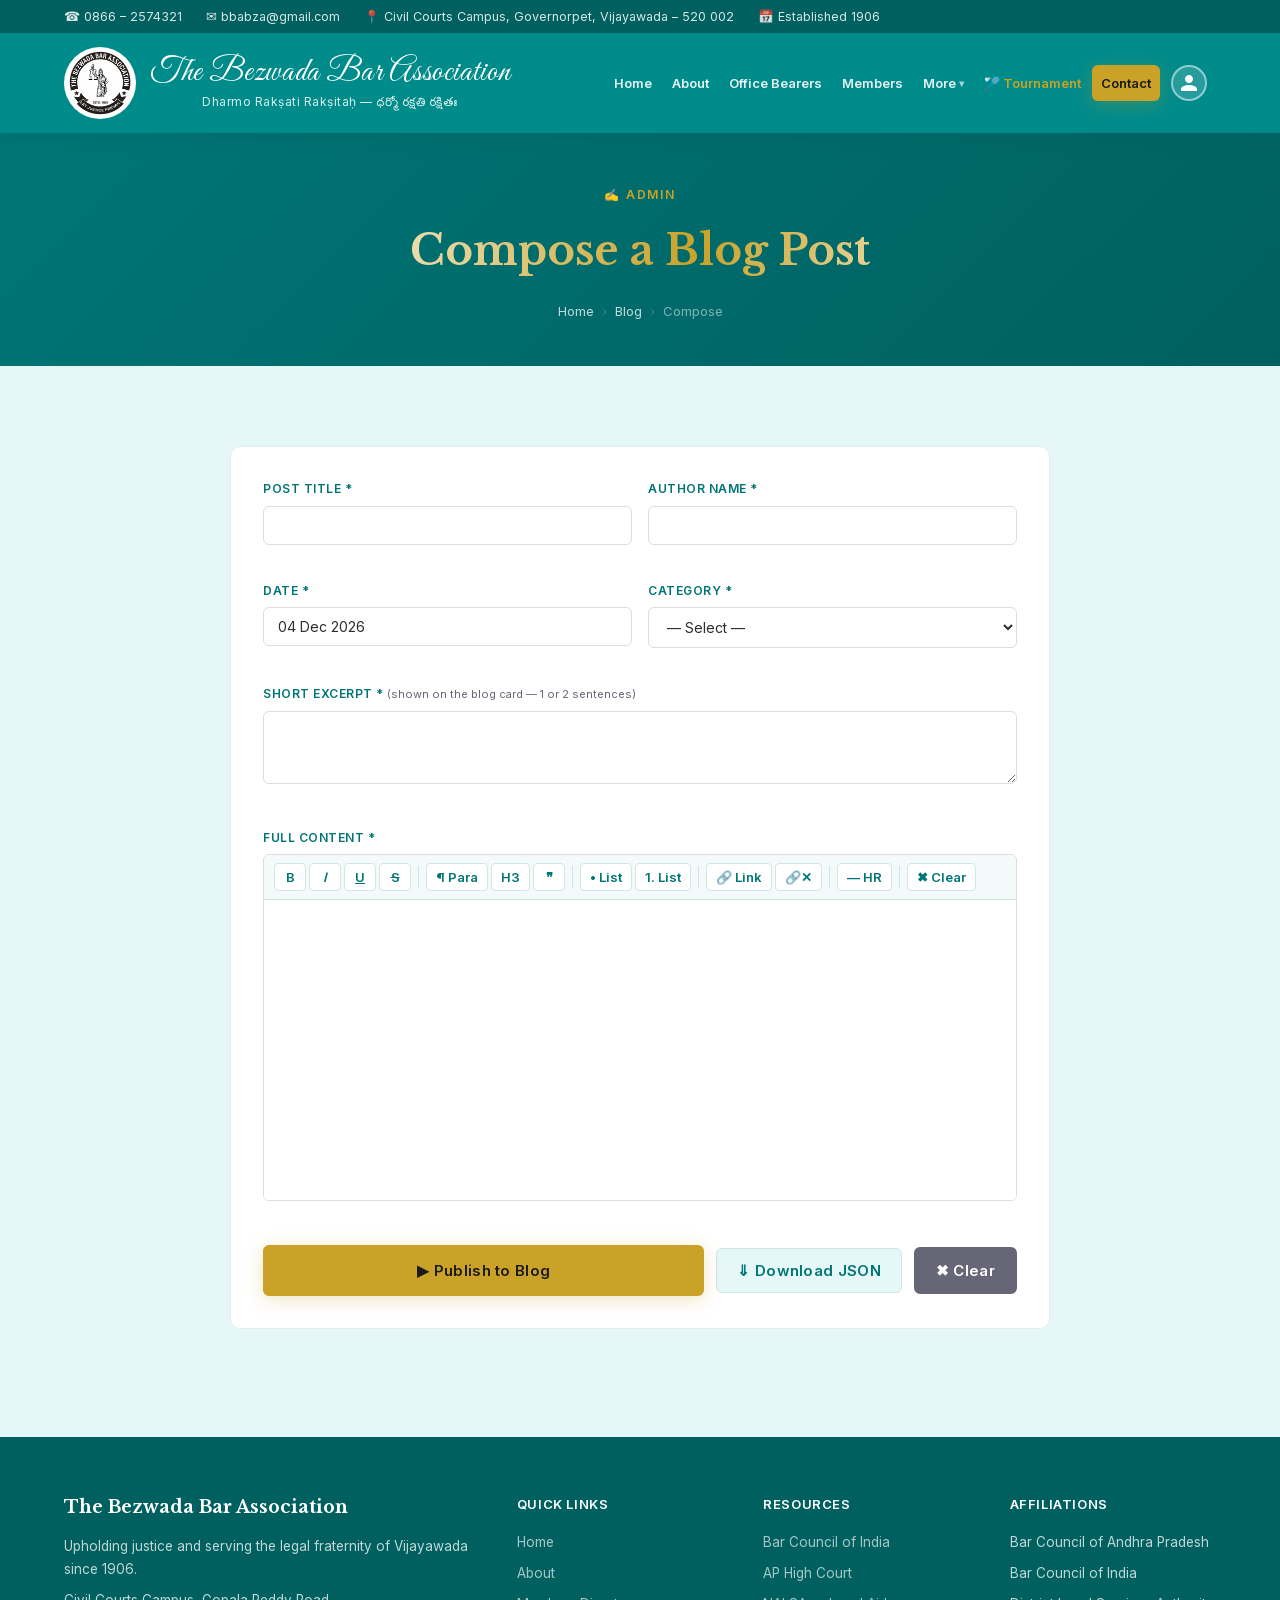
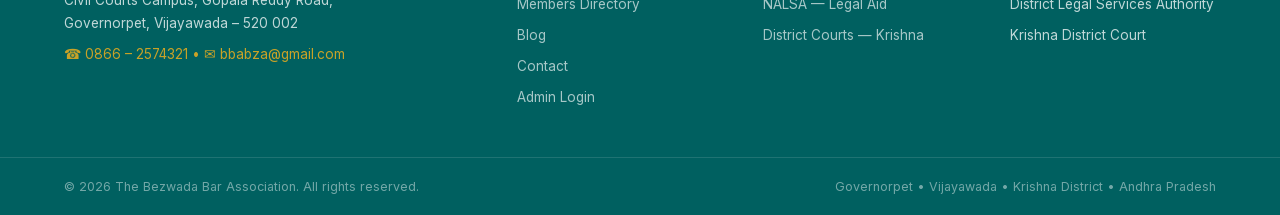
<file: blog/compose.html>
<!DOCTYPE html>
<html lang="en">

<head>
  <meta charset="UTF-8" />
  <meta name="viewport" content="width=device-width, initial-scale=1.0" />
  <meta name="robots" content="noindex, nofollow" />
  <title>Compose Post | BBA Blog Admin</title>
  <link rel="icon" href="../images/logo.jpeg" type="image/jpeg" />
  <link rel="stylesheet" href="../css/styles.css" />
  <link rel="stylesheet" href="../css/fonts.css" />
</head>

<body data-root="../">

  <div class="topbar">
    <div class="container">
      <span>&#9742; 0866 &ndash; 2574321</span>
      <span>&#9993; bbabza@gmail.com</span>
      <span>&#128205; Civil Courts Campus, Governorpet, Vijayawada &ndash; 520 002</span>
      <span>&#128197; Established 1906</span>
    </div>
  </div>

  <header class="site-header">
    <div class="container header-inner">
      <a href="../index.html" class="logo-block">
        <div class="emblem">
          <img src="../images/logo.jpeg" alt="The Bezwada Bar Association Logo" class="header-logo" />
        </div>
        <div class="logo-text">
          <h1>The Bezwada Bar Association</h1>
          <p class="tagline">Dharmo Rakṣati Rakṣitaḥ — ధర్మో రక్షతి రక్షితః</p>
        </div>
      </a>
      <button class="nav-toggle" id="navToggle"
        aria-label="Toggle navigation"><span></span><span></span><span></span></button>
      <nav class="main-nav" id="mainNav">
        <ul>
          <li><a href="../index.html">Home</a></li>
          <li><a href="../about/index.html">About</a></li>
          <li><a href="../office-bearers/index.html">Office Bearers</a></li>
          <li><a href="../members/index.html">Members</a></li>
          <li class="nav-more"><a href="#" class="nav-more-toggle">More</a>
            <ul class="nav-dropdown">
              <li><a href="../blog/index.html">Blog</a></li>
              <li><a href="../gallery/index.html">Gallery</a></li>
            </ul>
          </li>
          <li><a href="../tournament/index.html" style="color:var(--gold)!important;">&#127992; Tournament</a></li>
          <li><a href="../contact/index.html" class="btn-nav">Contact</a></li>
        </ul>
      </nav>
    </div>
  </header>

  <div class="page-hero">
    <div class="container">
      <p class="page-hero-eyebrow">&#9997; Admin</p>
      <h2>Compose a Blog Post</h2>
      <div class="breadcrumb">
        <a href="../index.html">Home</a>
        <span class="breadcrumb-sep">&#8250;</span>
        <a href="index.html">Blog</a>
        <span class="breadcrumb-sep">&#8250;</span>
        <span>Compose</span>
      </div>
    </div>
  </div>

  <section class="section section-light">
    <div class="container">
      <div class="compose-wrap">

        <!-- ── GitHub Settings ──────────────────────────────── -->
        <details class="gh-settings" id="ghSettings">
          <summary>&#9881; GitHub Connection Settings</summary>
          <div class="gh-settings-body">
            <p>Enter your GitHub <strong>Personal Access Token</strong> (PAT) once. The token is saved in your browser
              only — it is never sent anywhere except the GitHub API. Create a fine-grained PAT with <em>Contents: Read
                and Write</em> permission for this repository.</p>
            <div class="gh-settings-grid">
              <div class="form-group">
                <label for="gh-token">Personal Access Token</label>
                <input type="password" id="gh-token"
                  placeholder="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"
                  autocomplete="off" spellcheck="false" />
              </div>
              <div class="form-group">
                <label for="gh-owner">Repository Owner</label>
                <input type="text" id="gh-owner" placeholder="bbabza" spellcheck="false" />
              </div>
              <div class="form-group">
                <label for="gh-repo">Repository Name</label>
                <input type="text" id="gh-repo" placeholder="bbabza.github.io" spellcheck="false" />
              </div>
            </div>
            <button class="btn btn-gold" id="saveSettingsBtn" style="padding:8px 20px;font-size:13px;">Save
              Settings</button>
            <span id="settingsSaved"
              style="display:none;margin-left:12px;font-size:13px;color:#2e7d32;font-weight:700;">&#10003; Saved</span>
          </div>
        </details>

        <!-- ── Post Form ────────────────────────────────────── -->
        <div class="compose-form-card">

          <div class="reg-form-grid">

            <div class="form-group">
              <label for="c-title">Post Title *</label>
              <input type="text" id="c-title" placeholder="e.g. Supreme Court Ruling on Article 21" />
            </div>

            <div class="form-group">
              <label for="c-author">Author Name *</label>
              <input type="text" id="c-author" placeholder="e.g. Sri B. Ramakrishna Rao" />
            </div>

            <div class="form-group">
              <label for="c-date">Date *</label>
              <input type="text" id="c-date" placeholder="28 Aug 2026" />
            </div>

            <div class="form-group">
              <label for="c-category">Category *</label>
              <select id="c-category">
                <option value="">&#8212; Select &#8212;</option>
                <option value="Legal Updates">Legal Updates</option>
                <option value="Announcements">Announcements</option>
                <option value="Events">Events</option>
                <option value="Reports">Reports</option>
                <option value="Opinion">Opinion</option>
                <option value="Notices">Notices</option>
              </select>
            </div>

            <div class="form-group" style="grid-column:1/-1;">
              <label for="c-excerpt">Short Excerpt * <span class="label-hint">(shown on the blog card — 1 or 2
                  sentences)</span></label>
              <textarea id="c-excerpt" rows="3"
                placeholder="A brief summary of the post that readers will see on the blog listing page…"></textarea>
            </div>

            <!-- Rich text editor -->
            <div class="form-group" style="grid-column:1/-1;">
              <label>Full Content *</label>

              <div class="editor-wrap" id="editorWrap">

                <div class="editor-toolbar" id="editorToolbar">

                  <!-- Text style -->
                  <button class="editor-btn" data-cmd="bold" title="Bold (Ctrl+B)"><strong>B</strong></button>
                  <button class="editor-btn" data-cmd="italic" title="Italic (Ctrl+I)"><em>I</em></button>
                  <button class="editor-btn" data-cmd="underline" title="Underline (Ctrl+U)"><u>U</u></button>
                  <button class="editor-btn" data-cmd="strikeThrough" title="Strikethrough"><s>S</s></button>

                  <div class="editor-sep"></div>

                  <!-- Block format -->
                  <button class="editor-btn" data-cmd="formatBlock" data-val="p" title="Normal paragraph">&#182;
                    Para</button>
                  <button class="editor-btn" data-cmd="formatBlock" data-val="h3" title="Heading H3">H3</button>
                  <button class="editor-btn" data-cmd="formatBlock" data-val="blockquote"
                    title="Blockquote">&#10078;</button>

                  <div class="editor-sep"></div>

                  <!-- Lists -->
                  <button class="editor-btn" data-cmd="insertUnorderedList" title="Bullet list">&#8226; List</button>
                  <button class="editor-btn" data-cmd="insertOrderedList" title="Numbered list">1. List</button>

                  <div class="editor-sep"></div>

                  <!-- Link -->
                  <button class="editor-btn" id="btnLink" title="Insert link">&#128279; Link</button>
                  <button class="editor-btn" data-cmd="unlink" title="Remove link">&#128279;&#10005;</button>

                  <div class="editor-sep"></div>

                  <!-- Insert -->
                  <button class="editor-btn" data-cmd="insertHorizontalRule" title="Horizontal divider">&#8213;
                    HR</button>

                  <div class="editor-sep"></div>

                  <!-- Clear -->
                  <button class="editor-btn" data-cmd="removeFormat" title="Clear formatting">&#10006; Clear</button>

                </div><!-- /.editor-toolbar -->

                <div class="editor-body" id="editorBody" contenteditable="true" spellcheck="true"
                  aria-label="Post content editor" aria-multiline="true">
                  <p><br /></p>
                </div>

              </div><!-- /.editor-wrap -->
            </div>

          </div><!-- /.reg-form-grid -->

          <!-- Action row -->
          <div class="compose-actions">
            <button class="btn btn-gold" id="publishBtn" style="flex:1;min-width:180px;padding:14px;">&#9654; Publish to
              Blog</button>
            <button class="btn" id="downloadBtn" title="Download updated posts.json to manually commit"
              style="padding:12px 20px;background:var(--light);color:var(--navy2);border:1.5px solid #cde8e5;">&#8659;
              Download JSON</button>
            <button class="btn" id="resetBtn"
              style="padding:12px 20px;background:var(--muted);color:var(--white);border-color:var(--muted);">&#10006;
              Clear</button>
          </div>

          <p id="composeError" style="color:#c0392b;font-size:13px;margin-top:12px;display:none;"></p>
          <div id="publishStatus" class="publish-status"></div>

        </div><!-- /.compose-form-card -->

      </div><!-- /.compose-wrap -->
    </div>
  </section>

  <footer class="site-footer">
    <div class="container footer-inner">
      <div class="footer-brand">
        <h3>The Bezwada Bar Association</h3>
        <p>Upholding justice and serving the legal fraternity of Vijayawada since 1906.</p>
        <p>Civil Courts Campus, Gopala Reddy Road,<br />Governorpet, Vijayawada &ndash; 520 002</p>
        <p class="footer-tel">&#9742; 0866 &ndash; 2574321 &bull; &#9993; bbabza@gmail.com</p>
      </div>
      <div class="footer-links">
        <h4>Quick Links</h4>
        <ul>
          <li><a href="../index.html">Home</a></li>
          <li><a href="../about/index.html">About</a></li>
          <li><a href="../members/index.html">Members Directory</a></li>
          <li><a href="../blog/index.html">Blog</a></li>
          <li><a href="../contact/index.html">Contact</a></li>
        </ul>
      </div>
      <div class="footer-links">
        <h4>Resources</h4>
        <ul>
          <li><a href="https://www.barcouncilofindia.org" target="_blank" rel="noopener">Bar Council of India</a></li>
          <li><a href="https://hc.ap.nic.in" target="_blank" rel="noopener">AP High Court</a></li>
          <li><a href="https://nalsa.gov.in" target="_blank" rel="noopener">NALSA &mdash; Legal Aid</a></li>
          <li><a href="https://districts.ecourts.gov.in/krishna" target="_blank" rel="noopener">District Courts &mdash;
              Krishna</a></li>
        </ul>
      </div>
      <div class="footer-links">
        <h4>Affiliations</h4>
        <ul>
          <li>Bar Council of Andhra Pradesh</li>
          <li>Bar Council of India</li>
          <li>District Legal Services Authority</li>
          <li>Krishna District Court</li>
        </ul>
      </div>
    </div>
    <div class="footer-bottom">
      <div class="container">
        <p>&copy; 2026 The Bezwada Bar Association. All rights reserved.</p>
        <p>Governorpet &bull; Vijayawada &bull; Krishna District &bull; Andhra Pradesh</p>
      </div>
    </div>
  </footer>

  <button class="back-to-top" id="backToTop" aria-label="Back to top">&#8679;</button>
  <script src="../js/script.js"></script>
  <script>
    (function () {
      'use strict';

      /* ── Helpers ──────────────────────────────────────────── */

      function slugify(str) {
        return str.toLowerCase().trim()
          .replace(/[^a-z0-9\s-]/g, '')
          .replace(/\s+/g, '-')
          .replace(/-+/g, '-');
      }

      function todayStr() {
        const d = new Date();
        const M = ['Jan', 'Feb', 'Mar', 'Apr', 'May', 'Jun', 'Jul', 'Aug', 'Sep', 'Oct', 'Nov', 'Dec'];
        return String(d.getDate()).padStart(2, '0') + ' ' + M[d.getMonth()] + ' ' + d.getFullYear();
      }

      // Safely encode a Unicode string to base64 for the GitHub API
      function b64Encode(str) {
        const bytes = new TextEncoder().encode(str);
        let binary = '';
        bytes.forEach(b => { binary += String.fromCharCode(b); });
        return btoa(binary);
      }

      // Strip browser-added junk from contenteditable HTML
      function cleanHTML(html) {
        const tpl = document.createElement('template');
        tpl.innerHTML = html.trim();
        const root = tpl.content;

        const ALLOWED = new Set(['P', 'H3', 'STRONG', 'EM', 'U', 'S', 'UL', 'OL', 'LI',
          'BLOCKQUOTE', 'A', 'HR', 'BR']);

        function walk(node) {
          if (node.nodeType !== 1) return;
          const tag = node.tagName;

          // Semantic conversions
          if (tag === 'B') { node.outerHTML = '<strong>' + node.innerHTML + '</strong>'; return; }
          if (tag === 'I') { node.outerHTML = '<em>' + node.innerHTML + '</em>'; return; }

          // DIV → P (Chrome wraps new lines in divs)
          if (tag === 'DIV') {
            const p = document.createElement('p');
            while (node.firstChild) p.appendChild(node.firstChild);
            node.parentNode.replaceChild(p, node);
            Array.from(p.childNodes).forEach(walk);
            return;
          }

          // Unwrap non-allowed tags (SPAN, FONT, etc.)
          if (!ALLOWED.has(tag)) {
            const parent = node.parentNode;
            while (node.firstChild) parent.insertBefore(node.firstChild, node);
            parent.removeChild(node);
            return;
          }

          // Strip all attributes except <a href>
          Array.from(node.attributes).forEach(attr => {
            if (!(tag === 'A' && attr.name === 'href')) node.removeAttribute(attr.name);
          });

          Array.from(node.childNodes).forEach(walk);
        }

        Array.from(root.childNodes).forEach(walk);

        const div = document.createElement('div');
        div.appendChild(root.cloneNode(true));

        return div.innerHTML
          .replace(/<p>\s*(<br\s*\/?>)?\s*<\/p>/gi, '')   // empty paragraphs
          .replace(/&nbsp;/g, ' ')
          .trim();
      }

      /* ── Settings ─────────────────────────────────────────── */

      const SK = { token: 'bba_gh_token', owner: 'bba_gh_owner', repo: 'bba_gh_repo' };

      function loadSettings() {
        if (localStorage.getItem('bba_admin') !== '1') {
          document.getElementById('ghSettings').style.display = 'none';
          return;
        }
        document.getElementById('gh-token').value = localStorage.getItem(SK.token) || '';
        document.getElementById('gh-owner').value = localStorage.getItem(SK.owner) || 'bbabza';
        document.getElementById('gh-repo').value = localStorage.getItem(SK.repo) || 'bbabza.github.io';
        // Auto-open settings if token is not yet saved
        if (!localStorage.getItem(SK.token)) {
          document.getElementById('ghSettings').open = true;
        }
      }

      document.getElementById('saveSettingsBtn').addEventListener('click', function () {
        localStorage.setItem(SK.token, document.getElementById('gh-token').value.trim());
        localStorage.setItem(SK.owner, document.getElementById('gh-owner').value.trim());
        localStorage.setItem(SK.repo, document.getElementById('gh-repo').value.trim());
        const saved = document.getElementById('settingsSaved');
        saved.style.display = 'inline';
        setTimeout(() => { saved.style.display = 'none'; }, 2500);
      });

      /* ── Editor toolbar ───────────────────────────────────── */

      const editor = document.getElementById('editorBody');

      // Keep track of selection before toolbar button focuses away
      let savedRange = null;
      editor.addEventListener('mouseup', saveRange);
      editor.addEventListener('keyup', saveRange);

      function saveRange() {
        const sel = window.getSelection();
        if (sel && sel.rangeCount) savedRange = sel.getRangeAt(0).cloneRange();
      }

      function restoreRange() {
        if (!savedRange) return;
        editor.focus();
        const sel = window.getSelection();
        sel.removeAllRanges();
        sel.addRange(savedRange);
      }

      // Generic execCommand wrapper
      function exec(cmd, val) {
        restoreRange();
        document.execCommand(cmd, false, val || null);
        editor.focus();
        updateToolbarState();
      }

      // Toolbar button wiring
      document.querySelectorAll('.editor-btn[data-cmd]').forEach(btn => {
        btn.addEventListener('mousedown', function (e) {
          e.preventDefault(); // prevent editor blur
          const cmd = this.dataset.cmd;
          const val = this.dataset.val || null;
          exec(cmd, val);
        });
      });

      // Link button — prompt for URL
      document.getElementById('btnLink').addEventListener('mousedown', function (e) {
        e.preventDefault();
        saveRange();
        const url = window.prompt('Enter URL (include https://):', 'https://');
        if (url && url !== 'https://') exec('createLink', url);
      });

      // Reflect active state on toolbar buttons
      function updateToolbarState() {
        const cmds = ['bold', 'italic', 'underline', 'strikeThrough',
          'insertUnorderedList', 'insertOrderedList'];
        cmds.forEach(cmd => {
          const btn = document.querySelector(`.editor-btn[data-cmd="${cmd}"]`);
          if (btn) btn.classList.toggle('active', document.queryCommandState(cmd));
        });
      }

      editor.addEventListener('keyup', updateToolbarState);
      editor.addEventListener('mouseup', updateToolbarState);

      // Strip formatting on paste — accept plain text only to keep HTML clean
      editor.addEventListener('paste', function (e) {
        e.preventDefault();
        const plain = (e.clipboardData || window.clipboardData).getData('text/plain');
        document.execCommand('insertText', false, plain);
      });

      /* ── Build entry object ───────────────────────────────── */

      function buildEntry() {
        const title = document.getElementById('c-title').value.trim();
        const author = document.getElementById('c-author').value.trim();
        const date = document.getElementById('c-date').value.trim();
        const category = document.getElementById('c-category').value;
        const excerpt = document.getElementById('c-excerpt').value.trim();
        const content = cleanHTML(editor.innerHTML);

        const err = document.getElementById('composeError');

        if (!title || !author || !date || !category || !excerpt || !content) {
          err.textContent = 'Please fill in all fields before publishing.';
          err.style.display = 'block';
          return null;
        }
        err.style.display = 'none';

        return {
          id: slugify(title) + '-' + date.replace(/\s+/g, '-').toLowerCase(),
          title, date, author, category, excerpt, content
        };
      }

      /* ── GitHub API ───────────────────────────────────────── */

      function setStatus(type, msg) {
        const el = document.getElementById('publishStatus');
        el.className = 'publish-status ' + type;
        el.innerHTML = msg;
        el.style.display = 'block';
      }

      async function publishToGitHub(entry) {
        const token = localStorage.getItem(SK.token);
        const owner = localStorage.getItem(SK.owner) || 'bbabza';
        const repo = localStorage.getItem(SK.repo) || 'bbabza.github.io';

        if (!token) {
          throw new Error('No GitHub token found. Open the ⚙ Settings panel above and save your token first.');
        }

        const apiUrl = `https://api.github.com/repos/${owner}/${repo}/contents/blog/posts.json`;
        const headers = {
          Authorization: `token ${token}`,
          Accept: 'application/vnd.github.v3+json'
        };

        setStatus('loading', '&#9679; Fetching current posts.json from GitHub&hellip;');

        // 1. Get existing file (SHA + content)
        const getRes = await fetch(apiUrl, { headers });
        let sha = null;
        let existingPosts = [];

        if (getRes.status === 404) {
          // File doesn't exist yet — we'll create it
        } else if (!getRes.ok) {
          const e = await getRes.json().catch(() => ({}));
          throw new Error(e.message || `GitHub API error ${getRes.status}`);
        } else {
          const fileData = await getRes.json();
          sha = fileData.sha;
          const raw = atob(fileData.content.replace(/\s/g, ''));
          existingPosts = JSON.parse(decodeURIComponent(
            raw.split('').map(c => '%' + c.charCodeAt(0).toString(16).padStart(2, '0')).join('')
          ));
        }

        // 2. Prepend new post
        const updated = [entry, ...existingPosts];
        const newContent = b64Encode(JSON.stringify(updated, null, 2) + '\n');

        setStatus('loading', '&#9679; Committing updated posts.json&hellip;');

        // 3. PUT commit
        const body = {
          message: `Blog: add "${entry.title}"`,
          content: newContent,
          ...(sha ? { sha } : {})
        };

        const putRes = await fetch(apiUrl, {
          method: 'PUT',
          headers: { ...headers, 'Content-Type': 'application/json' },
          body: JSON.stringify(body)
        });

        if (!putRes.ok) {
          const e = await putRes.json().catch(() => ({}));
          throw new Error(e.message || `Commit failed: ${putRes.status}`);
        }

        setStatus('success',
          '&#10003; <strong>Post published!</strong> The blog will update once GitHub Pages rebuilds ' +
          '(usually under 60 seconds). <a href="index.html" style="color:#2e7d32;text-decoration:underline;">View blog &rarr;</a>');
      }

      /* ── Download fallback ────────────────────────────────── */

      function downloadJSON(entry) {
        // Fetch current posts.json, prepend entry, offer download
        fetch('../blog/posts.json')
          .then(r => r.ok ? r.json() : [])
          .catch(() => [])
          .then(existing => {
            const updated = [entry, ...existing];
            const blob = new Blob([JSON.stringify(updated, null, 2) + '\n'],
              { type: 'application/json' });
            const url = URL.createObjectURL(blob);
            const a = document.createElement('a');
            a.href = url;
            a.download = 'posts.json';
            a.click();
            URL.revokeObjectURL(url);
            setStatus('success',
              '&#8659; <strong>posts.json downloaded.</strong> Replace <code>blog/posts.json</code> ' +
              'in the repository with this file and push to publish the post.');
          });
      }

      /* ── Publish button ───────────────────────────────────── */

      document.getElementById('publishBtn').addEventListener('click', async function () {
        const entry = buildEntry();
        if (!entry) return;

        this.disabled = true;
        this.textContent = 'Publishing…';
        document.getElementById('publishStatus').style.display = 'none';

        try {
          await publishToGitHub(entry);
        } catch (err) {
          setStatus('error',
            '&#10006; <strong>Publish failed:</strong> ' + err.message +
            '<br><small>You can use the <em>Download JSON</em> button as a fallback.</small>');
        } finally {
          this.disabled = false;
          this.innerHTML = '&#9654; Publish to Blog';
        }
      });

      /* ── Download button ──────────────────────────────────── */

      document.getElementById('downloadBtn').addEventListener('click', function () {
        const entry = buildEntry();
        if (!entry) return;
        downloadJSON(entry);
      });

      /* ── Reset button ─────────────────────────────────────── */

      document.getElementById('resetBtn').addEventListener('click', function () {
        ['c-title', 'c-author', 'c-excerpt'].forEach(id => {
          document.getElementById(id).value = '';
        });
        document.getElementById('c-date').value = todayStr();
        document.getElementById('c-category').value = '';
        editor.innerHTML = '<p><br /></p>';
        document.getElementById('composeError').style.display = 'none';
        document.getElementById('publishStatus').style.display = 'none';
      });

      /* ── Init ─────────────────────────────────────────────── */

      loadSettings();
      document.getElementById('c-date').value = todayStr();

    })();
  </script>
</body>

</html>
</file>
<file: css/styles.css>
/* ═══════════════════════════════════════════════════════════
   BEZWADA BAR ASSOCIATION — Stylesheet
   Palette: Dark Cyan #008B8B | Gold #c9a227 | Cream #f9f5ec
   ═══════════════════════════════════════════════════════════ */

*, *::before, *::after { box-sizing: border-box; margin: 0; padding: 0; }

:root {
  --navy:   #008B8B;
  --navy2:  #007575;
  --navy3:  #006060;
  --gold:   #c9a227;
  --gold2:  #a07d1a;
  --cream:  #f9f5ec;
  --light:  #e6f7f7;
  --white:  #ffffff;
  --text:   #2d2d2d;
  --muted:  #667;
  --border: #ddd;
  --ff-serif: 'Libre Baskerville', Georgia, serif;
  --ff-sans:  'Inter', 'Segoe UI', sans-serif;
  --radius: 6px;
  --shadow: 0 4px 24px rgba(0,96,96,.12);
  --shadow-lg: 0 8px 40px rgba(0,96,96,.18);
}

html { scroll-behavior: smooth; }

body {
  font-family: var(--ff-sans);
  color: var(--text);
  background: var(--white);
  line-height: 1.7;
  font-size: 16px;
}

a { color: var(--navy2); text-decoration: none; transition: color .2s; }
a:hover { color: var(--navy); }
img { max-width: 100%; display: block; }

.container {
  max-width: 1200px;
  margin: 0 auto;
  padding: 0 24px;
}

/* ─── BUTTONS ─────────────────────────────────────────────── */
.btn {
  display: inline-block;
  padding: 12px 28px;
  border-radius: var(--radius);
  font-family: var(--ff-sans);
  font-size: 15px;
  font-weight: 600;
  letter-spacing: .3px;
  cursor: pointer;
  transition: background .2s, color .2s, transform .15s;
  border: 2px solid transparent;
}
.btn:hover { transform: translateY(-2px); }
.btn-gold { background: var(--gold); color: #1a1a1a; border-color: var(--gold); }
.btn-gold:hover { background: var(--gold2); color: var(--white); border-color: var(--gold2); }
.btn-outline { background: transparent; color: var(--white); border-color: rgba(255,255,255,.7); }
.btn-outline:hover { background: rgba(255,255,255,.15); color: var(--white); }
.btn-nav {
  background: var(--gold);
  color: #1a1a1a !important;
  padding: 8px 20px;
  border-radius: var(--radius);
  font-weight: 700;
}
.btn-nav:hover { background: var(--gold2); color: var(--white) !important; }

/* ─── TOPBAR ──────────────────────────────────────────────── */
.topbar {
  background: var(--navy3);
  color: rgba(255,255,255,.85);
  font-size: 12.5px;
  padding: 6px 0;
}
.topbar .container {
  display: flex;
  gap: 24px;
  flex-wrap: wrap;
  align-items: center;
}

/* ─── HEADER ──────────────────────────────────────────────── */
.site-header {
  background: var(--navy);
  position: sticky;
  top: 0;
  z-index: 1000;
  box-shadow: 0 2px 16px rgba(0,96,96,.35);
}
.header-inner {
  display: flex;
  align-items: center;
  justify-content: space-between;
  padding-top: 14px;
  padding-bottom: 14px;
  gap: 16px;
}
.logo-block {
  display: flex;
  align-items: center;
  gap: 14px;
}
.emblem { flex-shrink: 0; }
.header-logo {
  width: 72px;
  height: 72px;
  object-fit: contain;
  border-radius: 50%;
  background: var(--white);
  padding: 3px;
}
.logo-text h1 {
  font-family: 'Great Vibes', cursive;
  font-size: clamp(1.2rem, 4.5vw, 2rem);
  color: var(--white);
  line-height: 1.2;
  font-weight: 400;
  letter-spacing: 0.02em;
  font-style: normal;
  white-space: nowrap;
}
.tagline {
  font-family: 'Noto Sans Telugu', var(--ff-sans);
  font-size: clamp(0.6rem, 2.5vw, 0.75rem);
  color: var(--white);
  letter-spacing: .5px;
  opacity: 0.85;
  text-align: center;
  white-space: nowrap;
}

/* Nav */
.main-nav > ul {
  display: flex;
  list-style: none;
  gap: 2px;
  align-items: center;
  flex-wrap: nowrap;
}
.main-nav > ul > li > a {
  color: rgba(255,255,255,.9);
  font-size: 13px;
  font-weight: 600;
  padding: 7px 9px;
  border-radius: var(--radius);
  display: block;
  white-space: nowrap;
  transition: background .2s, color .2s;
}
.main-nav > ul > li > a:hover { background: rgba(255,255,255,.15); color: var(--gold); }

/* More dropdown */
.nav-more { position: relative; }
.nav-more-toggle { display: flex !important; align-items: center; gap: 3px; cursor: pointer; }
.nav-more-toggle::after { content: '▾'; font-size: 10px; opacity: .7; transition: transform .2s; }
.nav-more.open .nav-more-toggle::after { transform: rotate(180deg); }
.nav-dropdown {
  display: none;
  position: absolute;
  top: calc(100% + 6px);
  left: 50%;
  transform: translateX(-50%);
  background: var(--navy2);
  border-radius: var(--radius);
  box-shadow: 0 8px 24px rgba(0,0,0,.35);
  min-width: 130px;
  list-style: none;
  padding: 6px 0;
  z-index: 300;
}
.nav-more.open .nav-dropdown { display: block; }
.nav-dropdown li a {
  padding: 10px 18px;
  display: block;
  color: rgba(255,255,255,.9);
  font-size: 13px;
  font-weight: 600;
  white-space: nowrap;
  border-radius: 0;
}
.nav-dropdown li a:hover { background: rgba(255,255,255,.15); color: var(--gold); }
.nav-dropdown li a[aria-current="page"] { color: var(--gold); }

/* More dropdown — mobile (inside the vertical nav drawer) */
@media (max-width: 1100px) {
  .nav-more { position: static; }
  .nav-dropdown {
    position: static;
    transform: none;
    box-shadow: none;
    background: rgba(0,0,0,.15);
    border-radius: 0;
    min-width: 0;
    padding: 0;
  }
  .nav-dropdown li a { padding: 10px 36px; font-size: 14px; }
}

.nav-toggle {
  display: none;
  flex-direction: column;
  gap: 5px;
  background: none;
  border: none;
  cursor: pointer;
  padding: 8px;
}
.nav-toggle span {
  display: block;
  width: 24px;
  height: 2px;
  background: var(--white);
  border-radius: 2px;
  transition: all .3s;
}

/* ─── HERO ────────────────────────────────────────────────── */
.hero {
  position: relative;
  background: linear-gradient(135deg, var(--navy2) 0%, #006868 50%, var(--navy) 100%);
  min-height: 520px;
  display: flex;
  flex-direction: column;
  justify-content: center;
  overflow: hidden;
}
.hero::before {
  content: '';
  position: absolute;
  inset: 0;
  background-image:
    radial-gradient(circle at 20% 50%, rgba(201,162,39,.09) 0%, transparent 50%),
    radial-gradient(circle at 80% 20%, rgba(255,255,255,.05) 0%, transparent 40%);
}
.hero-overlay {
  position: absolute;
  inset: 0;
  background: url("data:image/svg+xml,%3Csvg width='60' height='60' viewBox='0 0 60 60' xmlns='http://www.w3.org/2000/svg'%3E%3Cg fill='none' fill-rule='evenodd'%3E%3Cg fill='%23ffffff' fill-opacity='0.03'%3E%3Cpath d='M36 34v-4h-2v4h-4v2h4v4h2v-4h4v-2h-4zm0-30V0h-2v4h-4v2h4v4h2V6h4V4h-4zM6 34v-4H4v4H0v2h4v4h2v-4h4v-2H6zM6 4V0H4v4H0v2h4v4h2V6h4V4H6z'/%3E%3C/g%3E%3C/g%3E%3C/svg%3E");
}
.hero-content {
  position: relative;
  z-index: 2;
  padding: 70px 24px 40px;
}
.hero-eyebrow {
  color: var(--gold);
  font-size: 13px;
  font-weight: 600;
  letter-spacing: 1.5px;
  text-transform: uppercase;
  margin-bottom: 16px;
}
.hero-content h2 {
  font-family: var(--ff-serif);
  font-size: clamp(2rem, 5vw, 3.2rem);
  color: var(--white);
  line-height: 1.25;
  margin-bottom: 20px;
  font-weight: 700;
}
.hero-sub {
  color: rgba(255,255,255,.85);
  font-size: 1.05rem;
  max-width: 620px;
  margin-bottom: 32px;
  line-height: 1.8;
}
.hero-actions { display: flex; gap: 14px; flex-wrap: wrap; }
.hero-stats {
  position: relative;
  z-index: 2;
  background: rgba(0,0,0,.15);
  border-top: 1px solid rgba(255,255,255,.2);
  padding: 28px 0;
}
.stats-row {
  display: flex;
  justify-content: space-around;
  flex-wrap: wrap;
  gap: 24px;
}
.stat { text-align: center; }
.stat-num {
  display: block;
  font-family: var(--ff-serif);
  font-size: 2rem;
  font-weight: 700;
  color: var(--gold);
  line-height: 1;
}
.stat-label {
  display: block;
  color: rgba(255,255,255,.7);
  font-size: 12px;
  text-transform: uppercase;
  letter-spacing: .8px;
  margin-top: 4px;
}

/* ─── SECTIONS ────────────────────────────────────────────── */
.section { padding: 80px 0; }
.section-light { background: var(--light); }
.section-white { background: var(--white); }
.section-dark { background: var(--navy2); }

.section-header { text-align: center; margin-bottom: 56px; }
.section-badge {
  display: inline-block;
  background: rgba(42,157,143,.12);
  color: var(--navy2);
  font-size: 11px;
  font-weight: 700;
  letter-spacing: 1.8px;
  text-transform: uppercase;
  padding: 5px 14px;
  border-radius: 20px;
  border: 1px solid rgba(42,157,143,.3);
  margin-bottom: 12px;
}
.section-dark .section-badge {
  background: rgba(255,255,255,.12);
  color: var(--gold);
  border-color: rgba(255,255,255,.25);
}
.section-title {
  font-family: var(--ff-serif);
  font-size: clamp(1.6rem, 3.5vw, 2.4rem);
  color: var(--navy2);
  font-weight: 700;
  margin-bottom: 16px;
}
.section-dark .section-title { color: var(--white); }
.section-sub { color: var(--muted); max-width: 560px; margin: 12px auto 0; font-size: 15px; }
.section-dark .section-sub { color: rgba(255,255,255,.65); }

.divider {
  width: 60px;
  height: 3px;
  background: var(--navy);
  margin: 0 auto;
  border-radius: 2px;
}
.divider-gold { background: var(--gold); }

/* ─── ABOUT ───────────────────────────────────────────────── */
.about-grid { display: grid; grid-template-columns: 1fr 1fr; gap: 56px; align-items: start; }
.about-text h3 {
  font-family: var(--ff-serif);
  font-size: 1.45rem;
  color: var(--navy2);
  margin-bottom: 16px;
}
.about-text p { color: #444; margin-bottom: 16px; line-height: 1.8; }
.about-pillars { margin-top: 28px; display: flex; flex-direction: column; gap: 16px; }
.pillar {
  display: flex;
  gap: 14px;
  align-items: flex-start;
  background: var(--white);
  padding: 16px;
  border-radius: var(--radius);
  border-left: 3px solid var(--navy);
  box-shadow: var(--shadow);
}
.pillar-icon { font-size: 1.4rem; flex-shrink: 0; margin-top: 2px; }
.pillar strong { display: block; color: var(--navy2); font-weight: 700; margin-bottom: 4px; }
.pillar p { margin: 0; font-size: 14px; color: #555; line-height: 1.6; }

/* Timeline */
.about-timeline h3 {
  font-family: var(--ff-serif);
  font-size: 1.45rem;
  color: var(--navy2);
  margin-bottom: 24px;
}
.timeline { list-style: none; position: relative; padding-left: 8px; }
.timeline::before {
  content: '';
  position: absolute;
  left: 44px;
  top: 0;
  bottom: 0;
  width: 2px;
  background: linear-gradient(to bottom, var(--navy), rgba(42,157,143,.1));
}
.timeline li {
  display: flex;
  gap: 20px;
  align-items: flex-start;
  margin-bottom: 24px;
  position: relative;
}
.tl-year {
  min-width: 50px;
  font-size: 12px;
  font-weight: 700;
  color: var(--navy2);
  padding-top: 4px;
  text-align: right;
  flex-shrink: 0;
}
.tl-body {
  background: var(--white);
  border-radius: var(--radius);
  padding: 12px 16px;
  box-shadow: var(--shadow);
  flex: 1;
  position: relative;
}
.tl-body::before {
  content: '';
  position: absolute;
  left: -8px;
  top: 50%;
  transform: translateY(-50%);
  width: 8px;
  height: 8px;
  background: var(--navy);
  border-radius: 50%;
  z-index: 1;
}
.tl-body strong { color: var(--navy2); display: block; margin-bottom: 4px; font-size: 14px; }
.tl-body p { margin: 0; font-size: 13px; color: #555; line-height: 1.5; }

/* ─── OFFICE BEARERS ─────────────────────────────────────── */
.bearers-grid {
  display: grid;
  grid-template-columns: 1fr 1fr 1fr;
  gap: 24px;
  margin-bottom: 48px;
}
.bearer-card {
  background: rgba(255,255,255,.08);
  border: 1px solid rgba(255,255,255,.2);
  border-radius: 10px;
  padding: 28px 24px;
  text-align: center;
  transition: transform .25s, box-shadow .25s, border-color .25s;
}
.bearer-card:hover {
  transform: translateY(-4px);
  box-shadow: 0 12px 40px rgba(0,0,0,.25);
  border-color: var(--gold);
}
.bearers-featured-row {
  grid-column: 1 / -1;
  display: grid;
  grid-template-columns: 1fr 1fr;
  gap: 24px;
}
.bearer-card--featured {
  display: flex;
  align-items: center;
  gap: 32px;
  text-align: left;
  background: rgba(201,162,39,.1);
  border-color: var(--gold);
}
.bearer-avatar { flex-shrink: 0; display: flex; align-items: center; justify-content: center; }
.bearer-card:not(.bearer-card--featured) .bearer-avatar { margin: 0 auto 16px; width: 64px; height: 64px; }
.bearer-role {
  font-size: 11px;
  font-weight: 700;
  letter-spacing: 1.5px;
  text-transform: uppercase;
  color: var(--gold);
  margin-bottom: 6px;
}
.bearer-card h3 { color: var(--white); font-family: var(--ff-serif); font-size: 1.2rem; margin-bottom: 6px; }
.bearer-qual { font-size: 12.5px; color: rgba(255,255,255,.55); margin-bottom: 6px; }
.bearer-phone { font-size: 13px; color: rgba(255,255,255,.75); }
.bearer-bio { font-size: 14px; color: rgba(255,255,255,.75); line-height: 1.6; }
.bearer-photo { display: block; width: 64px; height: 64px; border-radius: 50%; object-fit: cover; object-position: top; border: 2px solid rgba(201,162,39,.5); flex-shrink: 0; }
.bearer-photo--lg { width: 90px; height: 90px; }
.bearer-no-photo { width: 64px; height: 64px; border-radius: 50%; background: rgba(201,162,39,.12); border: 1px dashed rgba(201,162,39,.4); display: flex; align-items: center; justify-content: center; font-size: 10px; color: rgba(255,255,255,.4); text-transform: uppercase; letter-spacing: 1px; flex-shrink: 0; }
.bearer-no-photo--lg { width: 90px; height: 90px; }

/* Executive Committee */
.exec-committee { margin-top: 16px; }
.exec-committee h3 {
  font-family: var(--ff-serif);
  color: var(--white);
  font-size: 1.2rem;
  margin-bottom: 20px;
  text-align: center;
}
.exec-grid {
  display: grid;
  grid-template-columns: repeat(auto-fill, minmax(220px, 1fr));
  gap: 12px;
}
.exec-member {
  background: rgba(255,255,255,.07);
  border: 1px solid rgba(255,255,255,.15);
  border-radius: var(--radius);
  padding: 14px 16px;
  transition: border-color .2s, background .2s;
}
.exec-member:hover { border-color: var(--gold); background: rgba(201,162,39,.1); }
.exec-member .exec-name { display: block; font-size: 14px; font-weight: 700; color: var(--white); margin-bottom: 2px; }
.exec-member .exec-role { display: block; font-size: 11px; color: var(--gold); text-transform: uppercase; letter-spacing: .6px; margin-bottom: 4px; }
.exec-member .exec-phone { display: block; font-size: 12.5px; color: rgba(255,255,255,.6); }

/* ─── MEMBERS TABLE ───────────────────────────────────────── */
.members-controls {
  display: flex;
  gap: 16px;
  margin-bottom: 24px;
  flex-wrap: wrap;
}
.search-input, .filter-select {
  padding: 10px 16px;
  border: 1.5px solid var(--border);
  border-radius: var(--radius);
  font-family: var(--ff-sans);
  font-size: 14px;
  color: var(--text);
  background: var(--white);
  outline: none;
  transition: border-color .2s;
}
.search-input { flex: 1; min-width: 260px; }
.search-input:focus, .filter-select:focus { border-color: var(--navy); }

.table-wrapper { overflow-x: auto; border-radius: var(--radius); box-shadow: var(--shadow); }
.members-table {
  width: 100%;
  border-collapse: collapse;
  background: var(--white);
  font-size: 14px;
}
.members-table thead tr {
  background: var(--navy);
  color: var(--white);
}
.members-table th {
  padding: 14px 18px;
  text-align: left;
  font-weight: 600;
  font-size: 13px;
  letter-spacing: .4px;
  white-space: nowrap;
}
.members-table td {
  padding: 13px 18px;
  border-bottom: 1px solid #eef0f5;
  color: #3a3a4a;
}
.members-table tbody tr:last-child td { border-bottom: none; }
.members-table tbody tr:hover { background: var(--light); }
.members-table tbody tr.hidden { display: none; }

.badge {
  display: inline-block;
  padding: 3px 10px;
  border-radius: 12px;
  font-size: 11px;
  font-weight: 700;
  letter-spacing: .5px;
}
.badge-active    { background: #e6f4ea; color: #1a7a30; }
.badge-inactive  { background: #fdecea; color: #c62828; }
.badge-pending   { background: #fff8e1; color: #e65100; }
.badge-deceased  { background: #f0f0f0; color: #666; }

.table-note { margin-top: 14px; font-size: 13px; color: var(--muted); text-align: center; }

/* ── Members Pagination ──────────────────────────────────── */
.members-pagination {
  display: flex;
  flex-wrap: wrap;
  align-items: center;
  justify-content: center;
  gap: 4px;
  margin-top: 20px;
}
.pg-btn {
  min-width: 36px;
  height: 36px;
  padding: 0 10px;
  border: 1px solid #d0d8e0;
  border-radius: 6px;
  background: #fff;
  color: var(--navy2);
  font-size: 13px;
  font-family: var(--ff-sans);
  font-weight: 500;
  cursor: pointer;
  transition: background .15s, border-color .15s, color .15s;
}
.pg-btn:hover:not(:disabled) {
  background: var(--light);
  border-color: var(--navy);
}
.pg-btn.pg-active {
  background: var(--navy);
  border-color: var(--navy);
  color: #fff;
  cursor: default;
}
.pg-btn:disabled {
  opacity: .4;
  cursor: not-allowed;
}
.pg-btn.pg-prev, .pg-btn.pg-next {
  padding: 0 14px;
  font-size: 12px;
}
.pg-ellipsis {
  display: inline-flex;
  align-items: center;
  height: 36px;
  padding: 0 4px;
  font-size: 13px;
  color: var(--muted);
  user-select: none;
}

/* ── Member avatar in table ──────────────────────────────── */
.mem-photo-th { width: 48px; padding: 0 8px !important; }
.mem-avatar {
  width: 38px; height: 38px;
  border-radius: 50%;
  background: var(--light);
  border: 1.5px solid #cde8e5;
  display: flex; align-items: center; justify-content: center;
  font-size: 18px; overflow: hidden; flex-shrink: 0;
}
.mem-avatar img { width: 100%; height: 100%; object-fit: cover; }
.mem-name { font-weight: 600; color: var(--text); }
.mem-desc { font-size: 11.5px; color: var(--muted); margin-top: 2px; line-height: 1.4; }
.mem-phone-link { color: var(--navy); font-size: 13px; white-space: nowrap; }
.mem-address { font-size: 13px; color: var(--muted); max-width: 200px; }
.set-pwd-btn {
  background: transparent; border: 1.5px solid var(--border);
  border-radius: 4px; padding: 3px 7px; cursor: pointer;
  font-size: 13px; color: var(--muted); transition: color .15s, border-color .15s;
}
.set-pwd-btn:hover { color: var(--navy2); border-color: var(--navy2); }

/* ── Member login nav avatar ─────────────────────────────── */
.member-nav-link { display: flex; align-items: center; }
.member-nav-avatar {
  width: 36px; height: 36px;
  border-radius: 50%;
  background: rgba(255,255,255,.15);
  border: 2px solid rgba(255,255,255,.5);
  display: flex; align-items: center; justify-content: center;
  overflow: hidden;
  color: var(--white);
  transition: border-color .2s, background .2s;
}
.member-nav-avatar img { width: 100%; height: 100%; object-fit: cover; }
.mem-nav-initials { font-size: 12px; font-weight: 700; color: var(--white); }
.member-nav-link:hover .member-nav-avatar {
  background: rgba(255,255,255,.28);
  border-color: var(--white);
}

/* ── Forgot password link ────────────────────────────────── */
.forgot-pwd-link {
  font-size: 13px;
  color: rgba(255,255,255,.7);
  text-decoration: none;
  transition: color .2s;
}
.forgot-pwd-link:hover { color: var(--white); text-decoration: underline; }

/* ── Member profile modal extras ─────────────────────────── */
.member-profile-photo-row {
  display: flex; align-items: center; gap: 16px;
  margin-bottom: 20px;
}
.member-avatar-lg {
  width: 72px; height: 72px;
  border-radius: 50%; overflow: hidden;
  background: var(--light); border: 2px solid #cde8e5;
  display: flex; align-items: center; justify-content: center;
  font-size: 36px; flex-shrink: 0;
}
.member-avatar-lg img { width: 100%; height: 100%; object-fit: cover; }
.member-photo-label {
  display: inline-block;
  font-size: 12px; font-weight: 700;
  color: var(--white); cursor: pointer;
  padding: 6px 14px;
  border: 1.5px solid rgba(255,255,255,.6);
  border-radius: 20px;
  transition: background .15s, border-color .15s;
}
.member-photo-label:hover { background: rgba(255,255,255,.15); border-color: var(--white); }

/* ─── NEWS & EVENTS ───────────────────────────────────────── */
.news-tabs { display: flex; gap: 4px; margin-bottom: 32px; border-bottom: 2px solid #e8e8e8; }
.tab-btn {
  padding: 10px 22px;
  background: none;
  border: none;
  font-family: var(--ff-sans);
  font-size: 14px;
  font-weight: 600;
  color: var(--muted);
  cursor: pointer;
  border-bottom: 3px solid transparent;
  margin-bottom: -2px;
  transition: color .2s, border-color .2s;
}
.tab-btn.active { color: var(--navy2); border-bottom-color: var(--navy); }

.tab-content { display: none; }
.tab-content.active { display: block; }

.news-grid {
  display: grid;
  grid-template-columns: 1fr 1fr;
  gap: 24px;
}
.news-card {
  background: var(--light);
  border-radius: 10px;
  padding: 28px;
  border: 1px solid #cde8e5;
  transition: box-shadow .25s, transform .25s;
}
.news-card:hover { box-shadow: var(--shadow-lg); transform: translateY(-3px); }
.news-card--featured { grid-column: 1 / -1; }
.news-meta { display: flex; gap: 12px; align-items: center; margin-bottom: 12px; }
.news-cat {
  background: var(--navy2);
  color: var(--white);
  font-size: 10px;
  font-weight: 700;
  letter-spacing: 1px;
  text-transform: uppercase;
  padding: 3px 10px;
  border-radius: 12px;
}
.news-date { font-size: 12px; color: var(--muted); }
.news-card h3 { font-family: var(--ff-serif); font-size: 1.15rem; color: var(--navy2); margin-bottom: 10px; }
.news-card p { font-size: 14px; color: #555; line-height: 1.7; margin-bottom: 14px; }
.read-more { font-size: 13px; font-weight: 700; color: var(--navy2); }
.read-more:hover { color: var(--navy); }

/* Events */
.events-list { display: flex; flex-direction: column; gap: 16px; }
.event-item {
  display: flex;
  gap: 24px;
  background: var(--light);
  border-radius: 10px;
  padding: 24px;
  border: 1px solid #cde8e5;
  align-items: flex-start;
  transition: box-shadow .2s;
}
.event-item:hover { box-shadow: var(--shadow); }
.event-date-block {
  background: var(--navy2);
  color: var(--white);
  border-radius: 8px;
  padding: 12px 16px;
  text-align: center;
  flex-shrink: 0;
  min-width: 60px;
}
.event-day { display: block; font-family: var(--ff-serif); font-size: 1.8rem; font-weight: 700; color: var(--gold); line-height: 1; }
.event-month { display: block; font-size: 11px; text-transform: uppercase; letter-spacing: .8px; color: rgba(255,255,255,.75); margin-top: 4px; }
.event-details h3 { font-family: var(--ff-serif); font-size: 1.1rem; color: var(--navy2); margin-bottom: 8px; }
.event-details p { font-size: 14px; color: #555; line-height: 1.6; margin-bottom: 10px; }
.event-meta { display: flex; gap: 18px; flex-wrap: wrap; font-size: 13px; color: var(--muted); }

/* Notices */
.notices-list { display: flex; flex-direction: column; gap: 12px; }
.notice-item {
  display: flex;
  gap: 16px;
  background: var(--light);
  border-radius: var(--radius);
  padding: 20px;
  border-left: 4px solid var(--navy);
  align-items: flex-start;
}
.notice-item.notice-urgent { border-left-color: #c0392b; }
.notice-label {
  background: var(--navy);
  color: var(--white);
  font-size: 10px;
  font-weight: 700;
  letter-spacing: .8px;
  text-transform: uppercase;
  padding: 4px 10px;
  border-radius: 12px;
  white-space: nowrap;
  flex-shrink: 0;
}
.notice-urgent .notice-label { background: #c0392b; }
.notice-item h4 { color: var(--navy2); font-size: 14px; font-weight: 700; margin-bottom: 4px; }
.notice-item p { font-size: 13.5px; color: #555; line-height: 1.6; }

/* ─── GALLERY CATEGORY CARDS ──────────────────────────────── */
.gallery-categories {
  display: grid;
  grid-template-columns: repeat(4, 1fr);
  gap: 24px;
}
.gallery-cat-card {
  border-radius: 12px;
  overflow: hidden;
  cursor: pointer;
  box-shadow: 0 4px 18px rgba(0,0,0,.10);
  transition: transform .22s, box-shadow .22s;
  background: var(--white);
  outline: none;
}
.gallery-cat-card:hover, .gallery-cat-card:focus-visible {
  transform: translateY(-5px);
  box-shadow: 0 10px 32px rgba(0,0,0,.18);
}
.gallery-cat-cover {
  height: 190px;
  position: relative;
  display: flex;
  align-items: center;
  justify-content: center;
  background-size: cover;
  background-position: center;
}
.gallery-cat-cover-img {
  position: absolute;
  inset: 0;
  width: 100%;
  height: 100%;
  object-fit: cover;
  z-index: 0;
}
.gallery-cat-icon { font-size: 52px; position: relative; z-index: 2; }
.gallery-cat-overlay {
  position: absolute;
  inset: 0;
  background: rgba(0,0,0,.18);
  transition: background .22s;
  z-index: 1;
}
.gallery-cat-card:hover .gallery-cat-overlay { background: rgba(0,0,0,.08); }
.gallery-cat-info {
  padding: 14px 18px;
  display: flex;
  justify-content: space-between;
  align-items: center;
  border-top: 1px solid #f0f0f0;
}
.gallery-cat-name {
  font-family: var(--ff-serif);
  font-size: 16px;
  font-weight: 700;
  color: var(--navy2);
}
.gallery-cat-count {
  font-size: 12px;
  color: var(--muted);
  background: var(--light);
  padding: 3px 10px;
  border-radius: 12px;
  font-weight: 600;
}

/* ─── GALLERY LIGHTBOX ────────────────────────────────────── */
.glb-overlay {
  position: fixed;
  inset: 0;
  background: rgba(0,0,0,.93);
  z-index: 1100;
  display: none;
  flex-direction: column;
}
.glb-overlay.open { display: flex; }
.glb-header {
  display: flex;
  align-items: center;
  gap: 14px;
  padding: 14px 20px;
  background: rgba(0,0,0,.45);
  flex-shrink: 0;
}
.glb-title {
  font-family: var(--ff-serif);
  font-size: 18px;
  font-weight: 700;
  color: var(--white);
  flex: 1;
}
.glb-counter {
  font-size: 13px;
  color: rgba(255,255,255,.65);
  min-width: 56px;
  text-align: right;
}
.glb-close {
  background: none;
  border: none;
  color: var(--white);
  font-size: 30px;
  line-height: 1;
  cursor: pointer;
  opacity: .75;
  transition: opacity .2s;
  padding: 0 2px;
}
.glb-close:hover { opacity: 1; }
.glb-main {
  flex: 1;
  display: flex;
  align-items: center;
  justify-content: center;
  position: relative;
  overflow: hidden;
  min-height: 0;
}
.glb-img-wrap {
  display: flex;
  align-items: center;
  justify-content: center;
  width: 100%;
  height: 100%;
  padding: 20px 72px;
  box-sizing: border-box;
}
.glb-img {
  max-width: 100%;
  max-height: 100%;
  object-fit: contain;
  border-radius: 4px;
  box-shadow: 0 8px 48px rgba(0,0,0,.55);
  display: block;
}
.glb-empty {
  color: rgba(255,255,255,.45);
  text-align: center;
  font-size: 15px;
  line-height: 1.6;
}
.glb-empty .glb-empty-icon { font-size: 64px; display: block; margin-bottom: 12px; }
.glb-arrow {
  position: absolute;
  top: 50%;
  transform: translateY(-50%);
  background: rgba(255,255,255,.10);
  border: 1.5px solid rgba(255,255,255,.22);
  color: var(--white);
  width: 48px;
  height: 48px;
  border-radius: 50%;
  font-size: 20px;
  cursor: pointer;
  display: flex;
  align-items: center;
  justify-content: center;
  transition: background .2s;
  z-index: 2;
}
.glb-arrow:hover { background: rgba(255,255,255,.25); }
.glb-arrow:disabled { opacity: .2; cursor: default; }
.glb-prev { left: 14px; }
.glb-next { right: 14px; }
.glb-thumbs {
  flex-shrink: 0;
  display: flex;
  gap: 6px;
  padding: 10px 18px;
  overflow-x: auto;
  background: rgba(0,0,0,.45);
  scrollbar-width: thin;
  scrollbar-color: rgba(255,255,255,.2) transparent;
}
.glb-thumb {
  width: 58px;
  height: 58px;
  object-fit: cover;
  border-radius: 5px;
  cursor: pointer;
  flex-shrink: 0;
  opacity: .5;
  border: 2px solid transparent;
  transition: opacity .18s, border-color .18s;
}
.glb-thumb:hover { opacity: .8; }
.glb-thumb.active { opacity: 1; border-color: var(--gold); }

@media (max-width: 900px) {
  .gallery-categories { grid-template-columns: repeat(2, 1fr); }
}
@media (max-width: 480px) {
  .gallery-categories { grid-template-columns: 1fr 1fr; gap: 14px; }
  .gallery-cat-cover { height: 130px; }
  .glb-img-wrap { padding: 12px 56px; }
  .glb-arrow { width: 38px; height: 38px; font-size: 16px; }
  .glb-prev { left: 6px; }
  .glb-next { right: 6px; }
}

/* ─── CONTACT ─────────────────────────────────────────────── */
.contact-grid { display: grid; grid-template-columns: 1fr 1fr; gap: 40px; }
.contact-info { grid-row: 1 / 3; }
.contact-block h3 { font-family: var(--ff-serif); color: var(--white); font-size: 1.3rem; margin-bottom: 24px; }
.contact-detail { display: flex; gap: 14px; margin-bottom: 22px; align-items: flex-start; }
.contact-icon { font-size: 1.3rem; flex-shrink: 0; margin-top: 2px; }
.contact-detail strong { display: block; color: var(--gold); font-size: 12px; letter-spacing: .6px; text-transform: uppercase; margin-bottom: 4px; }
.contact-detail p { color: rgba(255,255,255,.75); font-size: 14px; line-height: 1.7; margin: 0; }

/* Contact form */
.contact-form-wrap h3 { font-family: var(--ff-serif); color: var(--white); font-size: 1.25rem; margin-bottom: 20px; }
.form-row { display: grid; grid-template-columns: 1fr 1fr; gap: 16px; }
.form-group { margin-bottom: 16px; }
.form-group label { display: block; font-size: 12.5px; font-weight: 600; color: rgba(255,255,255,.65); text-transform: uppercase; letter-spacing: .6px; margin-bottom: 6px; }
.form-group input, .form-group textarea {
  width: 100%;
  padding: 11px 14px;
  background: rgba(255,255,255,.1);
  border: 1.5px solid rgba(255,255,255,.2);
  border-radius: var(--radius);
  color: var(--white);
  font-family: var(--ff-sans);
  font-size: 14px;
  outline: none;
  transition: border-color .2s;
}
.form-group input::placeholder, .form-group textarea::placeholder { color: rgba(255,255,255,.35); }
.form-group input:focus, .form-group textarea:focus { border-color: var(--gold); }
.form-group textarea { resize: vertical; }
.form-note { margin-top: 10px; font-size: 13px; color: var(--gold); }

/* Map */
.contact-map h3 { font-family: var(--ff-serif); color: var(--white); font-size: 1.25rem; margin-bottom: 16px; }
.map-placeholder { background: rgba(255,255,255,.06); border-radius: 8px; overflow: hidden; border: 1px solid rgba(255,255,255,.12); }
.map-note { font-size: 12px; color: rgba(255,255,255,.45); padding: 10px 14px; text-align: center; }
.map-note code { background: rgba(255,255,255,.1); padding: 1px 5px; border-radius: 3px; }

/* ─── FOOTER ──────────────────────────────────────────────── */
.site-footer { background: var(--navy3); color: rgba(255,255,255,.75); }
.footer-inner {
  display: grid;
  grid-template-columns: 2fr 1fr 1fr 1fr;
  gap: 40px;
  padding: 56px 24px 40px;
}
.footer-brand h3 { font-family: var(--ff-serif); color: var(--white); font-size: 1.1rem; margin-bottom: 12px; }
.footer-brand p { font-size: 13.5px; line-height: 1.7; margin-bottom: 8px; }
.footer-tel { color: var(--gold) !important; font-size: 13px; }
.footer-links h4 { color: var(--white); font-size: 13px; font-weight: 700; letter-spacing: .6px; text-transform: uppercase; margin-bottom: 16px; }
.footer-links ul { list-style: none; }
.footer-links ul li { margin-bottom: 8px; font-size: 13.5px; }
.footer-links ul li a { color: rgba(255,255,255,.65); transition: color .2s; }
.footer-links ul li a:hover { color: var(--gold); }
.footer-bottom {
  border-top: 1px solid rgba(255,255,255,.12);
  padding: 18px 24px;
}
.footer-bottom .container {
  display: flex;
  justify-content: space-between;
  flex-wrap: wrap;
  gap: 8px;
}
.footer-bottom p { font-size: 12.5px; color: rgba(255,255,255,.45); }

/* ─── BACK TO TOP ─────────────────────────────────────────── */
.back-to-top {
  position: fixed;
  bottom: 30px;
  right: 30px;
  background: var(--navy);
  color: var(--white);
  border: none;
  border-radius: 50%;
  width: 44px;
  height: 44px;
  font-size: 22px;
  cursor: pointer;
  box-shadow: var(--shadow);
  opacity: 0;
  transform: translateY(20px);
  transition: opacity .3s, transform .3s;
  z-index: 999;
  line-height: 1;
}
.back-to-top.visible { opacity: 1; transform: translateY(0); }
.back-to-top:hover { background: var(--navy2); }

/* ─── NEWS TICKER ─────────────────────────────────────────── */
.news-ticker {
  display: flex;
  align-items: stretch;
  background: var(--navy3);
  border-bottom: 2px solid var(--gold);
  height: 40px;
  overflow: hidden;
  position: sticky;
  top: 0;
  z-index: 999;
}
.ticker-label {
  display: flex;
  align-items: center;
  gap: 8px;
  background: var(--gold);
  color: #1a1a1a;
  font-family: var(--ff-sans);
  font-size: 11px;
  font-weight: 800;
  letter-spacing: 1.4px;
  padding: 0 18px;
  white-space: nowrap;
  flex-shrink: 0;
  text-transform: uppercase;
}
.ticker-dot {
  width: 7px;
  height: 7px;
  background: #c0392b;
  border-radius: 50%;
  animation: blink 1.2s ease-in-out infinite;
  flex-shrink: 0;
}
@keyframes blink {
  0%, 100% { opacity: 1; }
  50%       { opacity: 0.2; }
}
.ticker-viewport {
  flex: 1;
  overflow: hidden;
  position: relative;
  display: flex;
  align-items: center;
}
.ticker-track {
  display: inline-flex;
  align-items: center;
  white-space: nowrap;
  animation: ticker-scroll linear infinite;
  will-change: transform;
}
.ticker-track.paused { animation-play-state: paused; }
@keyframes ticker-scroll {
  0%   { transform: translateX(0); }
  100% { transform: translateX(-50%); }
}
.ticker-item {
  display: inline-flex;
  align-items: center;
  gap: 10px;
  padding: 0 40px 0 0;
  cursor: default;
}
.ticker-item-date {
  background: rgba(201,162,39,.25);
  color: var(--gold);
  font-size: 10.5px;
  font-weight: 700;
  padding: 2px 8px;
  border-radius: 10px;
  white-space: nowrap;
  flex-shrink: 0;
}
.ticker-item-text {
  color: rgba(255,255,255,.9);
  font-size: 13.5px;
}
.ticker-sep {
  color: var(--gold);
  font-size: 16px;
  opacity: 0.5;
  padding-right: 40px;
  flex-shrink: 0;
}
.ticker-placeholder {
  color: rgba(255,255,255,.5);
  font-size: 13px;
  padding: 0 24px;
}
.ticker-pause {
  display: flex;
  align-items: center;
  justify-content: center;
  background: rgba(255,255,255,.08);
  border: none;
  border-left: 1px solid rgba(255,255,255,.1);
  color: rgba(255,255,255,.6);
  font-size: 10px;
  cursor: pointer;
  padding: 0 14px;
  flex-shrink: 0;
  transition: background .2s, color .2s;
  letter-spacing: 1px;
}
.ticker-pause:hover { background: rgba(255,255,255,.15); color: var(--white); }

/* ─── MULTI-PAGE LAYOUT ───────────────────────────────────── */

a.logo-block { text-decoration: none; }
a.logo-block:hover { opacity: .92; }

.main-nav a[aria-current="page"] {
  color: var(--gold) !important;
  background: rgba(255,255,255,.12);
}

/* Page hero banner (inner pages) */
.page-hero {
  background: linear-gradient(135deg, var(--navy2) 0%, var(--navy3) 100%);
  padding: 52px 0 44px;
  text-align: center;
}
.page-hero-eyebrow {
  color: var(--gold);
  font-size: 12px;
  font-weight: 700;
  letter-spacing: 1.8px;
  text-transform: uppercase;
  margin-bottom: 10px;
}
.page-hero h2 {
  font-family: var(--ff-serif);
  color: var(--white);
  font-size: clamp(1.8rem, 4vw, 2.6rem);
  font-weight: 700;
  margin-bottom: 14px;
}
.breadcrumb {
  display: flex;
  justify-content: center;
  align-items: center;
  gap: 8px;
  font-size: 13px;
  color: rgba(255,255,255,.5);
}
.breadcrumb a { color: rgba(255,255,255,.75); }
.breadcrumb a:hover { color: var(--gold); }
.breadcrumb-sep { opacity: .4; }

/* Home section cards */
.section-cards-grid {
  display: grid;
  grid-template-columns: repeat(3, 1fr);
  gap: 24px;
}
.section-card {
  display: flex;
  flex-direction: column;
  align-items: center;
  text-align: center;
  background: var(--white);
  border: 1px solid #cde8e5;
  border-radius: 12px;
  padding: 36px 24px 28px;
  box-shadow: var(--shadow);
  transition: transform .25s, box-shadow .25s, border-color .25s;
  text-decoration: none;
  color: inherit;
}
.section-card:hover {
  transform: translateY(-5px);
  box-shadow: var(--shadow-lg);
  border-color: var(--navy);
  color: inherit;
}
.section-card-icon {
  font-size: 2.4rem;
  margin-bottom: 14px;
  line-height: 1;
  width: 64px;
  height: 64px;
  background: var(--light);
  border-radius: 50%;
  display: flex;
  align-items: center;
  justify-content: center;
  border: 2px solid #cde8e5;
}
.section-card h3 {
  font-family: var(--ff-serif);
  font-size: 1.15rem;
  color: var(--navy2);
  margin-bottom: 8px;
}
.section-card p {
  font-size: 13.5px;
  color: var(--muted);
  line-height: 1.65;
  margin-bottom: 18px;
  flex: 1;
}
.section-card-link {
  font-size: 12.5px;
  font-weight: 700;
  color: var(--navy);
  letter-spacing: .4px;
}

/* Home news preview */
.home-news-grid {
  display: grid;
  grid-template-columns: repeat(3, 1fr);
  gap: 24px;
}
.view-all-wrap { text-align: center; margin-top: 36px; }

/* ─── RESPONSIVE ──────────────────────────────────────────── */
@media (max-width: 1024px) {
  .about-grid { grid-template-columns: 1fr; gap: 40px; }
  .bearers-grid { grid-template-columns: 1fr 1fr; }
  .bearers-featured-row { grid-template-columns: 1fr 1fr; }
  .gallery-grid { grid-template-columns: repeat(3, 1fr); }
  .footer-inner { grid-template-columns: 1fr 1fr; }
}

@media (max-width: 1024px) {
  .section-cards-grid { grid-template-columns: repeat(2, 1fr); }
  .home-news-grid     { grid-template-columns: repeat(2, 1fr); }
}
@media (max-width: 1100px) {
  .nav-toggle { display: flex; }
  .main-nav {
    position: absolute;
    top: 100%;
    left: 0;
    right: 0;
    background: var(--navy2);
    border-top: 1px solid rgba(255,255,255,.15);
    display: none;
    flex-direction: column;
    padding: 12px 0;
    box-shadow: 0 8px 24px rgba(0,0,0,.3);
  }
  .main-nav.open { display: flex; }
  .main-nav > ul { flex-direction: column; gap: 0; flex-wrap: wrap; }
  .main-nav > ul > li > a { padding: 12px 24px; border-radius: 0; font-size: 14px; white-space: normal; }
  .header-inner { position: relative; }
}

/* When admin is logged in, 2 extra nav items appear — collapse to hamburger earlier */
@media (min-width: 1101px) and (max-width: 1280px) {
  body.admin-logged-in .nav-toggle { display: flex; }
  body.admin-logged-in .header-inner { position: relative; }
  body.admin-logged-in .main-nav {
    position: absolute;
    top: 100%;
    left: 0;
    right: 0;
    background: var(--navy2);
    border-top: 1px solid rgba(255,255,255,.15);
    display: none;
    flex-direction: column;
    padding: 12px 0;
    box-shadow: 0 8px 24px rgba(0,0,0,.3);
  }
  body.admin-logged-in .main-nav.open { display: flex; }
  body.admin-logged-in .main-nav > ul { flex-direction: column; gap: 0; flex-wrap: wrap; }
  body.admin-logged-in .main-nav > ul > li > a { padding: 12px 24px; border-radius: 0; font-size: 14px; white-space: normal; }
}

@media (max-width: 768px) {
  .topbar .container { justify-content: center; font-size: 11px; }

  .bearers-grid { grid-template-columns: 1fr; }
  .bearers-featured-row { grid-template-columns: 1fr; }
  .bearer-card--featured { flex-direction: column; text-align: center; }
  .news-grid { grid-template-columns: 1fr; }
  .news-card--featured { grid-column: 1; }
  .contact-grid { grid-template-columns: 1fr; }
  .contact-info { grid-row: auto; }
  .form-row { grid-template-columns: 1fr; }
  .gallery-grid { grid-template-columns: repeat(2, 1fr); }
  .footer-inner { grid-template-columns: 1fr 1fr; gap: 28px; }
  .exec-grid { grid-template-columns: 1fr 1fr; }
}

/* ─── INAUGURATION SECTION ────────────────────────────────── */
.inaug-section { text-align: center; }
.inaug-grid { display: flex; justify-content: center; gap: 80px; flex-wrap: wrap; margin-top: 8px; }
.inaug-card { display: flex; flex-direction: column; align-items: center; }
.inaug-avatar { margin-bottom: 20px; }
.inaug-photo { display: block; width: 200px; height: 200px; border-radius: 50%; object-fit: cover; object-position: top; border: 4px solid var(--gold); box-shadow: 0 0 0 6px rgba(201,162,39,.15); }
.inaug-no-photo { width: 200px; height: 200px; border-radius: 50%; background: rgba(201,162,39,.1); border: 2px dashed rgba(201,162,39,.4); display: flex; align-items: center; justify-content: center; font-size: 11px; color: rgba(255,255,255,.4); text-transform: uppercase; letter-spacing: 1px; }
.inaug-name { font-family: var(--ff-serif); font-size: 1.25rem; color: #fff; margin-bottom: 6px; }
.inaug-title { font-size: 12px; font-weight: 700; letter-spacing: 1.5px; text-transform: uppercase; color: var(--gold); }
@media (max-width: 600px) { .inaug-grid { gap: 40px; } .inaug-photo, .inaug-no-photo { width: 160px; height: 160px; } }

/* ─── TOURNAMENT PAGE ─────────────────────────────────────── */
.tourn-info-strip {
  background: var(--navy3);
  border-bottom: 2px solid var(--gold);
  padding: 0;
}
.tourn-info-strip .container {
  display: flex;
  flex-wrap: wrap;
  gap: 0;
}
.tourn-info-item {
  display: flex;
  align-items: center;
  gap: 10px;
  padding: 14px 28px;
  border-right: 1px solid rgba(255,255,255,.12);
  flex: 1;
  min-width: 160px;
}
.tourn-info-item:last-child { border-right: none; }
.tourn-info-icon { font-size: 1.4rem; flex-shrink: 0; }
.tourn-info-label { font-size: 10px; font-weight: 700; letter-spacing: 1.2px; text-transform: uppercase; color: var(--gold); display: block; }
.tourn-info-val { font-size: 13.5px; color: rgba(255,255,255,.88); font-weight: 600; }

.tourn-step-bar {
  display: flex;
  align-items: center;
  justify-content: center;
  gap: 0;
  margin-bottom: 40px;
}
.tourn-step {
  display: flex;
  align-items: center;
  gap: 10px;
  padding: 12px 24px;
  font-size: 13px;
  font-weight: 600;
  color: var(--muted);
  position: relative;
}
.tourn-step-num {
  width: 30px;
  height: 30px;
  border-radius: 50%;
  background: #ddd;
  color: #999;
  display: flex;
  align-items: center;
  justify-content: center;
  font-size: 13px;
  font-weight: 700;
  flex-shrink: 0;
  transition: background .3s, color .3s;
}
.tourn-step.active .tourn-step-num { background: var(--navy); color: var(--white); }
.tourn-step.done .tourn-step-num { background: var(--gold); color: #1a1a1a; }
.tourn-step.active { color: var(--navy2); }
.tourn-step.done { color: var(--navy2); }
.tourn-step-connector {
  width: 60px;
  height: 2px;
  background: #ddd;
  flex-shrink: 0;
  transition: background .3s;
}
.tourn-step-connector.done { background: var(--gold); }

.tourn-layout {
  display: grid;
  grid-template-columns: 1fr 340px;
  gap: 32px;
  align-items: start;
}

.categories-grid {
  display: grid;
  grid-template-columns: 1fr 1fr;
  gap: 16px;
  margin-top: 20px;
}
.category-card {
  position: relative;
  display: flex;
  align-items: center;
  gap: 16px;
  background: var(--white);
  border: 2px solid #cde8e5;
  border-radius: 12px;
  padding: 20px;
  cursor: pointer;
  transition: border-color .2s, background .2s, box-shadow .2s;
  user-select: none;
}
.category-card:hover {
  border-color: var(--navy);
  box-shadow: var(--shadow);
}
.category-card input[type="checkbox"] {
  position: absolute;
  opacity: 0;
  width: 0;
  height: 0;
  pointer-events: none;
}
.category-card.selected {
  border-color: var(--gold);
  background: rgba(201,162,39,.07);
  box-shadow: 0 4px 20px rgba(201,162,39,.2);
}
.cat-icon-wrap {
  font-size: 2rem;
  width: 54px;
  height: 54px;
  background: var(--light);
  border-radius: 50%;
  display: flex;
  align-items: center;
  justify-content: center;
  flex-shrink: 0;
  transition: background .2s;
}
.category-card.selected .cat-icon-wrap { background: rgba(201,162,39,.15); }
.cat-body { flex: 1; min-width: 0; }
.cat-title { font-family: var(--ff-serif); font-size: 1rem; font-weight: 700; color: var(--navy2); margin-bottom: 2px; }
.cat-type { font-size: 11.5px; color: var(--muted); margin-bottom: 4px; }
.cat-fee { font-size: 12.5px; font-weight: 700; color: var(--navy); }
.cat-check-ring {
  width: 26px;
  height: 26px;
  border-radius: 50%;
  border: 2px solid #ccc;
  display: flex;
  align-items: center;
  justify-content: center;
  flex-shrink: 0;
  font-size: 13px;
  color: transparent;
  transition: all .2s;
}
.category-card.selected .cat-check-ring {
  background: var(--gold);
  border-color: var(--gold);
  color: #1a1a1a;
}

/* Cart panel */
.cart-panel {
  position: sticky;
  top: 120px;
  background: var(--white);
  border: 1.5px solid #cde8e5;
  border-radius: 12px;
  box-shadow: var(--shadow);
  overflow: hidden;
}
.cart-header {
  background: var(--navy2);
  color: var(--white);
  padding: 18px 20px;
  font-family: var(--ff-serif);
  font-size: 1.05rem;
  font-weight: 700;
}
.cart-body { padding: 20px; }
.cart-empty { text-align: center; color: var(--muted); font-size: 13.5px; padding: 24px 0; }
.cart-empty-icon { font-size: 2rem; margin-bottom: 8px; opacity: .4; }
.cart-item {
  display: flex;
  justify-content: space-between;
  align-items: center;
  padding: 10px 0;
  border-bottom: 1px solid #f0f0f0;
  gap: 8px;
}
.cart-item:last-child { border-bottom: none; }
.cart-item-name { font-size: 13.5px; font-weight: 600; color: var(--text); }
.cart-item-type { font-size: 11px; color: var(--muted); }
.cart-item-fee { font-size: 13.5px; font-weight: 700; color: var(--navy2); white-space: nowrap; }
.cart-divider { height: 1px; background: #eee; margin: 8px 0; }
.cart-total {
  display: flex;
  justify-content: space-between;
  align-items: center;
  padding: 12px 0 4px;
  font-weight: 700;
}
.cart-total-label { font-size: 14px; color: var(--text); }
.cart-total-amt { font-size: 1.25rem; color: var(--navy2); font-family: var(--ff-serif); }
.cart-note { font-size: 11.5px; color: var(--muted); margin-bottom: 16px; line-height: 1.5; }
.cart-proceed { width: 100%; padding: 13px; font-size: 15px; }

/* Registration form section */
.reg-section-header {
  display: flex;
  align-items: center;
  gap: 12px;
  margin-bottom: 28px;
}
.reg-step-badge {
  width: 36px;
  height: 36px;
  background: var(--navy);
  color: var(--white);
  border-radius: 50%;
  display: flex;
  align-items: center;
  justify-content: center;
  font-weight: 700;
  font-size: 15px;
  flex-shrink: 0;
}
.reg-section-header h3 { font-family: var(--ff-serif); font-size: 1.35rem; color: var(--navy2); }

.reg-form-card {
  background: var(--white);
  border: 1px solid #cde8e5;
  border-radius: 12px;
  padding: 32px;
  box-shadow: var(--shadow);
}
.reg-form-card .form-group label {
  color: #555;
  text-transform: none;
  letter-spacing: 0;
  font-size: 13px;
}
.reg-form-card input, .reg-form-card select {
  width: 100%;
  padding: 11px 14px;
  border: 1.5px solid var(--border);
  border-radius: var(--radius);
  font-family: var(--ff-sans);
  font-size: 14px;
  color: var(--text);
  background: var(--white);
  outline: none;
  transition: border-color .2s;
}
.reg-form-card input:focus, .reg-form-card select:focus { border-color: var(--navy); }
.reg-form-card input::placeholder { color: #aaa; }
.reg-form-grid { display: grid; grid-template-columns: 1fr 1fr; gap: 16px; }

.partner-block {
  margin-top: 24px;
  padding: 20px;
  background: var(--light);
  border-radius: 10px;
  border-left: 3px solid var(--gold);
}
.partner-block-title {
  font-size: 13px;
  font-weight: 700;
  color: var(--navy2);
  text-transform: uppercase;
  letter-spacing: .7px;
  margin-bottom: 16px;
  display: flex;
  align-items: center;
  gap: 8px;
}

.reg-terms {
  display: flex;
  align-items: flex-start;
  gap: 10px;
  margin: 20px 0;
  font-size: 13px;
  color: #555;
}
.reg-terms input[type="checkbox"] {
  width: auto;
  margin-top: 3px;
  accent-color: var(--navy);
  flex-shrink: 0;
}

/* Confirmation card */
.confirm-card {
  text-align: center;
  background: var(--white);
  border: 1px solid #cde8e5;
  border-radius: 14px;
  padding: 52px 40px;
  box-shadow: var(--shadow-lg);
  max-width: 640px;
  margin: 0 auto;
}
.confirm-icon { font-size: 3.5rem; margin-bottom: 16px; }
.confirm-card h3 { font-family: var(--ff-serif); font-size: 1.6rem; color: var(--navy2); margin-bottom: 10px; }
.confirm-ref {
  display: inline-block;
  background: var(--light);
  border: 1px solid #cde8e5;
  border-radius: 6px;
  padding: 8px 20px;
  font-size: 13px;
  color: var(--navy2);
  font-weight: 700;
  letter-spacing: .5px;
  margin: 12px 0 20px;
}
.confirm-events { list-style: none; text-align: left; margin: 16px 0 24px; }
.confirm-events li {
  display: flex;
  justify-content: space-between;
  padding: 8px 0;
  border-bottom: 1px solid #eee;
  font-size: 14px;
  color: var(--text);
}
.confirm-events li:last-child { border-bottom: none; }
.confirm-total {
  display: flex;
  justify-content: space-between;
  font-weight: 700;
  font-size: 15px;
  color: var(--navy2);
  padding: 10px 0;
  border-top: 2px solid var(--navy);
  margin-top: 4px;
}
.confirm-note {
  background: #fff8e1;
  border: 1px solid #ffe082;
  border-radius: 8px;
  padding: 14px 18px;
  font-size: 13px;
  color: #795500;
  text-align: left;
  margin: 20px 0;
  line-height: 1.6;
}

/* UPI Payment panel (embedded in confirm-card) */
.upi-pay-section {
  margin-top: 28px;
  border: 2px solid #cde8e5;
  border-radius: 12px;
  overflow: hidden;
  text-align: left;
}
/* UPI Payment panel (standalone Step 3 section) */
.upi-pay-standalone {
  border: 2px solid #cde8e5;
  border-radius: 12px;
  overflow: hidden;
  background: var(--white);
  box-shadow: var(--shadow);
}
.upi-pay-hdr {
  display: flex;
  justify-content: space-between;
  align-items: center;
  flex-wrap: wrap;
  gap: 8px;
  background: var(--navy2);
  color: var(--white);
  padding: 14px 20px;
  font-weight: 700;
  font-size: 15px;
}
.upi-pay-deadline { font-size: 11.5px; color: var(--gold); font-weight: 600; }
.upi-pay-grid {
  display: grid;
  grid-template-columns: 230px 1fr;
}
.upi-qr-col {
  display: flex;
  flex-direction: column;
  align-items: center;
  gap: 10px;
  padding: 22px 16px;
  background: var(--light);
  border-right: 1px solid #cde8e5;
}
.upi-qr-box {
  width: 196px;
  height: 196px;
  border-radius: 8px;
  overflow: hidden;
  background: #fff;
  display: flex;
  align-items: center;
  justify-content: center;
  box-shadow: 0 2px 8px rgba(15,92,84,.1);
}
.upi-qr-caption {
  font-size: 10.5px;
  color: var(--muted);
  text-align: center;
  line-height: 1.5;
}
.upi-id-row {
  display: flex;
  align-items: center;
  gap: 6px;
  font-size: 12.5px;
  color: var(--text);
  flex-wrap: wrap;
  justify-content: center;
}
.upi-copy-btn {
  font-size: 11px;
  padding: 3px 9px;
  border-radius: 4px;
  border: 1.5px solid var(--navy);
  background: transparent;
  color: var(--navy);
  cursor: pointer;
  font-family: var(--ff-sans);
  font-weight: 600;
  transition: background .15s, color .15s;
}
.upi-copy-btn:hover { background: var(--navy); color: var(--white); }
.upi-mobile-link {
  font-size: 12px;
  font-weight: 700;
  color: var(--navy);
  text-decoration: none;
  padding: 6px 16px;
  border: 1.5px solid var(--navy);
  border-radius: 20px;
  transition: background .15s, color .15s;
}
.upi-mobile-link:hover { background: var(--navy); color: var(--white); }
.upi-utr-col { padding: 22px 24px; }
.upi-utr-col .form-group input {
  color: var(--text);
  background: var(--white);
  border-color: var(--border);
}
.upi-utr-col .form-group input::placeholder { color: #aaa; }
.upi-utr-col .form-group label { color: var(--navy2); text-transform: none; letter-spacing: 0; }
.upi-amount-chip {
  display: inline-flex;
  align-items: center;
  gap: 10px;
  background: var(--light);
  border: 1.5px solid #cde8e5;
  border-radius: 8px;
  padding: 10px 18px;
  font-size: 13.5px;
  color: var(--navy2);
  margin-bottom: 14px;
  font-weight: 600;
}
.upi-amount-chip strong {
  font-size: 1.4rem;
  font-family: var(--ff-serif);
  color: var(--navy2);
}
.upi-instr {
  font-size: 13px;
  color: var(--muted);
  line-height: 1.65;
  margin-bottom: 16px;
}
.utr-hint {
  display: block;
  font-size: 11.5px;
  color: var(--muted);
  margin-top: 5px;
}
.utr-fail-btn {
  font-size: 13px;
  padding: 10px 14px;
  background: transparent;
  color: var(--muted);
  border: 1.5px solid var(--border);
  border-radius: var(--radius);
  cursor: pointer;
  font-family: var(--ff-sans);
  transition: color .15s, border-color .15s;
}
.utr-fail-btn:hover { color: #c62828; border-color: #c62828; }
.utr-status {
  display: flex;
  align-items: center;
  gap: 10px;
  font-weight: 700;
  font-size: 1.05rem;
  padding: 13px 16px;
  border-radius: 8px;
  margin-bottom: 16px;
}
.utr-status--ok   { background: #e8f5e9; color: #2e7d32; border: 1.5px solid #a5d6a7; }
.utr-status--fail { background: #fdecea; color: #c62828; border: 1.5px solid #ef9a9a; }
.utr-detail-row {
  display: flex;
  justify-content: space-between;
  align-items: center;
  padding: 9px 0;
  border-bottom: 1px solid #eee;
  font-size: 13.5px;
  gap: 12px;
}
.utr-detail-row span { font-size: 12px; color: var(--muted); }
.utr-success-note {
  font-size: 12.5px;
  color: #2e7d32;
  background: #e8f5e9;
  border-radius: 6px;
  padding: 12px 14px;
  margin-top: 14px;
  line-height: 1.6;
}
.utr-fail-list {
  padding-left: 18px;
  font-size: 13px;
  color: var(--text);
  line-height: 1.85;
}
.confirm-utr-row {
  display: flex;
  justify-content: space-between;
  align-items: center;
  padding: 9px 0;
  font-size: 13.5px;
  gap: 12px;
  color: var(--navy2);
  font-weight: 700;
  border-top: 2px solid var(--navy);
  margin-top: 4px;
}
.confirm-utr-row span { font-size: 12px; color: var(--muted); font-weight: 400; }

@media (max-width: 1024px) {
  .tourn-layout { grid-template-columns: 1fr; }
  .cart-panel { position: static; }
}
@media (max-width: 640px) {
  .categories-grid { grid-template-columns: 1fr; }
  .reg-form-grid { grid-template-columns: 1fr; }
  .tourn-info-item { min-width: 50%; }
  .upi-pay-grid { grid-template-columns: 1fr; }
  .upi-qr-col { border-right: none; border-bottom: 1px solid #cde8e5; }
  .tourn-prize-item { min-width: 50%; }
  .confirm-card { padding: 36px 20px; }
  .tourn-contacts-grid { grid-template-columns: 1fr 1fr; }
}

.tourn-prize-strip {
  background: linear-gradient(135deg, var(--navy2) 0%, var(--navy3) 100%);
  border-bottom: 2px solid rgba(201,162,39,.5);
  padding: 0;
}
.tourn-prize-strip .container {
  display: flex;
  flex-wrap: wrap;
  gap: 0;
}
.tourn-prize-item {
  display: flex;
  align-items: center;
  gap: 12px;
  padding: 18px 32px;
  border-right: 1px solid rgba(255,255,255,.12);
  flex: 1;
  min-width: 160px;
}
.tourn-prize-item:last-child { border-right: none; }
.tourn-prize-icon { font-size: 1.6rem; flex-shrink: 0; }
.tourn-prize-label { font-size: 10px; font-weight: 700; letter-spacing: 1.2px; text-transform: uppercase; color: var(--gold); display: block; }
.tourn-prize-val { font-size: 1.15rem; color: var(--white); font-weight: 700; font-family: var(--ff-serif); }

.tourn-contacts-grid {
  display: grid;
  grid-template-columns: repeat(3, 1fr);
  gap: 20px;
  margin-bottom: 24px;
}
.tourn-contact-card {
  background: var(--light);
  border: 1.5px solid #cde8e5;
  border-radius: 10px;
  padding: 20px 22px;
  transition: box-shadow .2s, border-color .2s;
}
.tourn-contact-card:hover { box-shadow: var(--shadow); border-color: var(--navy); }
.tourn-contact-name { font-family: var(--ff-serif); font-size: 1rem; font-weight: 700; color: var(--navy2); margin-bottom: 6px; }
.tourn-contact-num { font-size: 14px; color: var(--navy); font-weight: 600; text-decoration: none; }
.tourn-contact-num:hover { color: var(--gold); }
.tourn-whatsapp-note { text-align: center; font-size: 14px; color: var(--muted); }
.tourn-whatsapp-note a { color: var(--navy); font-weight: 700; text-decoration: none; }
.tourn-whatsapp-note a:hover { color: var(--gold); }

@media (max-width: 480px) {
  .section-cards-grid { grid-template-columns: 1fr; }
  .home-news-grid     { grid-template-columns: 1fr; }
  .hero-content { padding: 50px 24px 32px; }
  .hero-actions { flex-direction: column; }
  .stats-row { gap: 16px; }
  .gallery-grid { grid-template-columns: 1fr 1fr; }
  .footer-inner { grid-template-columns: 1fr; }
  .footer-bottom .container { flex-direction: column; align-items: center; text-align: center; }
  .exec-grid { grid-template-columns: 1fr; }
  .event-item { flex-direction: column; gap: 14px; }
  .members-controls { flex-direction: column; }
  .search-input { min-width: unset; }
}

/* ─── BLOG PAGE ─────────────────────────────────────────── */

.blog-filter-bar {
  display: flex;
  flex-wrap: wrap;
  gap: 10px;
  margin-bottom: 36px;
}

.blog-filter-btn {
  padding: 8px 20px;
  border-radius: 30px;
  border: 1.5px solid #cde8e5;
  background: var(--white);
  color: var(--navy2);
  font-family: var(--ff-sans);
  font-size: 13px;
  font-weight: 600;
  cursor: pointer;
  transition: background .2s, color .2s, border-color .2s;
}

.blog-filter-btn:hover,
.blog-filter-btn.active {
  background: var(--navy);
  color: var(--white);
  border-color: var(--navy);
}

.blog-grid {
  display: grid;
  grid-template-columns: repeat(auto-fill, minmax(320px, 1fr));
  gap: 28px;
}

.blog-card {
  background: var(--white);
  border: 1px solid #e0f0ee;
  border-radius: 10px;
  padding: 26px 28px 22px;
  transition: box-shadow .2s, transform .2s;
  display: flex;
  flex-direction: column;
}

.blog-card:hover { box-shadow: var(--shadow); transform: translateY(-3px); }

.blog-card-meta {
  display: flex;
  align-items: center;
  gap: 12px;
  margin-bottom: 14px;
}

.blog-cat {
  font-size: 10px;
  font-weight: 700;
  text-transform: uppercase;
  letter-spacing: .7px;
  color: var(--white);
  background: var(--navy);
  padding: 3px 10px;
  border-radius: 20px;
  white-space: nowrap;
}

.blog-date { font-size: 13px; color: var(--muted); }

.blog-title {
  font-family: var(--ff-serif);
  font-size: 1.15rem;
  color: var(--navy2);
  margin-bottom: 6px;
  line-height: 1.4;
}

.blog-author {
  font-size: 13px;
  color: var(--muted);
  margin-bottom: 12px;
  font-style: italic;
}

.blog-excerpt {
  font-size: 14px;
  color: #555;
  line-height: 1.7;
  margin-bottom: 18px;
  flex: 1;
}

.blog-expand-btn {
  font-size: 13px;
  font-weight: 700;
  color: var(--navy);
  background: none;
  border: none;
  cursor: pointer;
  padding: 0;
  text-align: left;
  transition: color .2s;
  align-self: flex-start;
}

.blog-expand-btn:hover { color: var(--gold); }

.blog-full-content {
  margin-top: 20px;
  padding-top: 20px;
  border-top: 1px solid var(--border);
  font-size: 14px;
  color: #444;
  line-height: 1.85;
}

.blog-full-content p  { margin-bottom: 14px; }
.blog-full-content ul { padding-left: 20px; margin-bottom: 14px; }
.blog-full-content li { margin-bottom: 6px; }

.blog-collapse-btn {
  display: inline-block;
  margin-top: 14px;
  font-size: 12px;
  font-weight: 700;
  color: var(--muted);
  background: none;
  border: none;
  cursor: pointer;
  padding: 0;
  letter-spacing: .3px;
}

.blog-collapse-btn:hover { color: var(--navy); }

.blog-admin-link {
  margin-top: 48px;
  padding-top: 20px;
  border-top: 1px solid var(--border);
  text-align: right;
}

.blog-admin-link a {
  font-size: 13px;
  color: var(--muted);
  font-weight: 600;
  transition: color .2s;
}

.blog-admin-link a:hover { color: var(--navy); }

/* ─── COMPOSE PAGE ──────────────────────────────────────── */

.compose-wrap { max-width: 820px; margin: 0 auto; }

.compose-info {
  background: #fff8e1;
  border: 1px solid #f0d080;
  border-radius: var(--radius);
  padding: 14px 18px;
  margin-bottom: 28px;
  font-size: 14px;
  color: #5a4a00;
  line-height: 1.6;
}

.compose-info code {
  background: rgba(0,0,0,.07);
  padding: 1px 5px;
  border-radius: 3px;
  font-size: 13px;
}

.compose-form-card {
  background: var(--white);
  border: 1px solid #e0f0ee;
  border-radius: 10px;
  padding: 32px;
  margin-bottom: 28px;
}

.compose-form-card .form-group { margin-bottom: 20px; }

.compose-form-card label {
  display: block;
  font-size: 12px;
  font-weight: 700;
  color: var(--navy2);
  margin-bottom: 6px;
  text-transform: uppercase;
  letter-spacing: .5px;
}

.compose-form-card input,
.compose-form-card select,
.compose-form-card textarea {
  width: 100%;
  padding: 10px 14px;
  border: 1.5px solid var(--border);
  border-radius: var(--radius);
  font-family: var(--ff-sans);
  font-size: 14px;
  color: var(--text);
  transition: border-color .2s;
  background: var(--white);
}

.compose-form-card input:focus,
.compose-form-card select:focus,
.compose-form-card textarea:focus {
  outline: none;
  border-color: var(--navy);
}

.compose-form-card textarea { resize: vertical; }

.compose-output {
  background: #f6fffe;
  border: 1.5px solid #cde8e5;
  border-radius: 10px;
  padding: 24px 28px;
}

.compose-output-header {
  display: flex;
  align-items: center;
  justify-content: space-between;
  margin-bottom: 10px;
  font-size: 12px;
  font-weight: 700;
  text-transform: uppercase;
  letter-spacing: .6px;
  color: var(--navy2);
}

.compose-output-instruction {
  font-size: 13px;
  color: var(--muted);
  margin-bottom: 14px;
  line-height: 1.6;
}

.compose-output-instruction code {
  background: rgba(0,0,0,.06);
  padding: 1px 5px;
  border-radius: 3px;
  font-size: 12px;
}

.compose-output pre {
  font-size: 12.5px;
  color: #2d2d2d;
  white-space: pre-wrap;
  word-break: break-word;
  max-height: 360px;
  overflow-y: auto;
  background: var(--white);
  border: 1px solid #ddecea;
  border-radius: var(--radius);
  padding: 16px;
  line-height: 1.6;
}

/* ─── COMPOSE ACTIONS ───────────────────────────────────── */
.compose-actions {
  display: flex;
  gap: 12px;
  flex-wrap: wrap;
  margin-top: 24px;
  align-items: center;
}

.label-hint {
  font-weight: 400;
  color: var(--muted);
  font-size: 11px;
  text-transform: none;
  letter-spacing: 0;
}

/* ─── RICH EDITOR ───────────────────────────────────────── */
.editor-wrap {
  border: 1.5px solid var(--border);
  border-radius: var(--radius);
  overflow: hidden;
  transition: border-color .2s;
}
.editor-wrap:focus-within { border-color: var(--navy); }

.editor-toolbar {
  display: flex;
  flex-wrap: wrap;
  align-items: center;
  gap: 3px;
  background: #f4faf9;
  border-bottom: 1.5px solid #cde8e5;
  padding: 8px 10px;
}

.editor-btn {
  display: inline-flex;
  align-items: center;
  justify-content: center;
  min-width: 32px;
  height: 28px;
  padding: 0 9px;
  border: 1px solid #cde8e5;
  border-radius: 4px;
  background: var(--white);
  color: var(--navy2);
  font-size: 13px;
  font-weight: 600;
  font-family: var(--ff-sans);
  cursor: pointer;
  white-space: nowrap;
  transition: background .15s, color .15s, border-color .15s;
}
.editor-btn:hover  { background: var(--navy);  color: var(--white); border-color: var(--navy);  }
.editor-btn.active { background: var(--navy2); color: var(--white); border-color: var(--navy2); }

.editor-sep {
  width: 1px;
  height: 22px;
  background: #cde8e5;
  margin: 0 4px;
  flex-shrink: 0;
}

.editor-body {
  min-height: 300px;
  max-height: 580px;
  overflow-y: auto;
  padding: 18px 22px;
  font-family: var(--ff-sans);
  font-size: 14px;
  color: var(--text);
  line-height: 1.85;
  outline: none;
  background: var(--white);
  cursor: text;
}

.editor-body p            { margin-bottom: 12px; }
.editor-body p:last-child { margin-bottom: 0; }
.editor-body h3 {
  font-family: var(--ff-serif);
  font-size: 1.2rem;
  color: var(--navy2);
  margin: 16px 0 8px;
}
.editor-body ul,
.editor-body ol { padding-left: 22px; margin-bottom: 12px; }
.editor-body li { margin-bottom: 5px; }
.editor-body blockquote {
  border-left: 3px solid var(--gold);
  padding: 8px 16px;
  color: var(--muted);
  font-style: italic;
  background: var(--cream);
  border-radius: 0 var(--radius) var(--radius) 0;
  margin: 14px 0;
}
.editor-body a    { color: var(--navy); text-decoration: underline; }
.editor-body hr   { border: none; border-top: 1px solid var(--border); margin: 18px 0; }
.editor-body strong { font-weight: 700; }
.editor-body em     { font-style: italic; }

/* ─── GITHUB SETTINGS ───────────────────────────────────── */
.gh-settings {
  background: #fffde7;
  border: 1px solid #f0d060;
  border-radius: var(--radius);
  margin-bottom: 24px;
  overflow: hidden;
}
.gh-settings summary {
  cursor: pointer;
  padding: 14px 18px;
  font-size: 14px;
  font-weight: 700;
  color: #5a4a00;
  list-style: none;
  display: flex;
  align-items: center;
  gap: 8px;
  user-select: none;
}
.gh-settings summary::-webkit-details-marker { display: none; }
.gh-settings summary::before {
  content: '\25B6';
  font-size: 10px;
  transition: transform .2s;
  display: inline-block;
}
.gh-settings[open] summary::before { transform: rotate(90deg); }

.gh-settings-body {
  padding: 0 18px 20px;
  border-top: 1px solid #f0d060;
}
.gh-settings-body > p {
  font-size: 13px;
  color: #7a6300;
  line-height: 1.65;
  margin: 14px 0 16px;
}
.gh-settings-grid {
  display: grid;
  grid-template-columns: 1fr 1fr 1fr;
  gap: 12px;
  margin-bottom: 16px;
}
.gh-settings-grid .form-group { margin: 0; }
.gh-settings-grid .form-group label { color: #5a4a00; }
.gh-settings-grid .form-group input {
  background: var(--white);
  border: 1.5px solid #f0d060;
  color: var(--text);
}
.gh-settings-grid .form-group input::placeholder { color: #999; }

/* ─── PUBLISH STATUS ────────────────────────────────────── */
.publish-status {
  margin-top: 14px;
  padding: 14px 18px;
  border-radius: var(--radius);
  font-size: 14px;
  line-height: 1.65;
  display: none;
}
.publish-status code {
  background: rgba(0,0,0,.07);
  padding: 1px 5px;
  border-radius: 3px;
  font-size: 12px;
}
.publish-status.loading { background: #e3f2fd; border: 1px solid #90caf9; color: #1565c0; }
.publish-status.success { background: #e8f5e9; border: 1px solid #a5d6a7; color: #2e7d32; }
.publish-status.error   { background: #ffebee; border: 1px solid #ef9a9a; color: #c62828; }

@media (max-width: 640px) {
  .blog-grid            { grid-template-columns: 1fr; }
  .compose-form-card    { padding: 20px 16px; }
  .gh-settings-grid     { grid-template-columns: 1fr; }
  .compose-actions      { flex-direction: column; }
  .compose-actions .btn { width: 100%; justify-content: center; }
  .editor-toolbar       { gap: 2px; padding: 6px 8px; }
  .editor-btn           { min-width: 28px; height: 26px; font-size: 12px; padding: 0 7px; }
}

/* ─── RAZORPAY PAYMENT PANEL ─────────────────────────────── */
.rzp-pay-panel {
  max-width: 580px;
  margin: 0 auto;
}
.rzp-pay-body {
  display: grid;
  grid-template-columns: 1fr 1fr;
  gap: 16px;
  margin-bottom: 20px;
}
@media (max-width: 540px) {
  .rzp-pay-body { grid-template-columns: 1fr; }
}
.rzp-card {
  background: #fff;
  border: 1.5px solid #cde8e5;
  border-radius: 12px;
  padding: 18px 20px;
}
.rzp-card-title {
  font-size: 11px;
  font-weight: 700;
  text-transform: uppercase;
  letter-spacing: .8px;
  color: var(--navy2);
  margin-bottom: 12px;
}
.rzp-order-lines { margin-bottom: 12px; }
.rzp-order-line {
  display: flex;
  justify-content: space-between;
  font-size: 13.5px;
  color: var(--text);
  padding: 4px 0;
  gap: 8px;
}
.rzp-summary-total {
  display: flex;
  justify-content: space-between;
  border-top: 1.5px solid #cde8e5;
  padding-top: 10px;
  font-size: 15px;
  font-weight: 700;
  color: var(--navy2);
}
.rzp-reg-row {
  display: flex;
  justify-content: space-between;
  font-size: 13px;
  padding: 5px 0;
  gap: 8px;
  border-bottom: 1px solid #eef6f5;
}
.rzp-reg-row:last-child { border-bottom: none; }
.rzp-reg-row span { color: var(--muted); white-space: nowrap; }
.rzp-reg-row strong { text-align: right; word-break: break-word; color: var(--text); }
.rzp-pay-btn {
  display: block;
  width: 100%;
  padding: 15px 24px;
  font-size: 16px;
  font-weight: 700;
  background: var(--gold);
  color: #fff;
  border: none;
  border-radius: 10px;
  cursor: pointer;
  letter-spacing: .3px;
  transition: background .2s, transform .1s;
  margin-bottom: 14px;
}
.rzp-pay-btn:hover:not(:disabled) { background: var(--gold2); }
.rzp-pay-btn:active:not(:disabled) { transform: scale(.98); }
.rzp-pay-btn:disabled { opacity: .6; cursor: not-allowed; }
.rzp-error {
  color: #c0392b;
  font-size: 13.5px;
  background: #fdf0f0;
  border: 1px solid #f5c6c6;
  border-radius: 8px;
  padding: 10px 14px;
  margin-bottom: 14px;
}
.rzp-powered-row {
  text-align: center;
  font-size: 12px;
  color: var(--muted);
  margin-top: 4px;
}

/* ─── QR PAYMENT PANEL ────────────────────────────────────── */
.qr-pay-panel {
  max-width: 620px;
  margin: 0 auto;
}
.qr-pay-body {
  display: grid;
  grid-template-columns: 1fr 1fr;
  gap: 16px;
  margin-bottom: 24px;
}
@media (max-width: 560px) {
  .qr-pay-body { grid-template-columns: 1fr; }
}
.qr-scan-card {
  display: flex;
  flex-direction: column;
  align-items: center;
  text-align: center;
}
.qr-image-wrap {
  display: inline-block;
  margin: 8px auto 12px;
  border: 2px solid #cde8e5;
  border-radius: 10px;
  overflow: hidden;
  background: #fff;
  line-height: 0;
}
.qr-image-wrap canvas,
.qr-image-wrap img {
  display: block;
  width: 180px !important;
  height: 180px !important;
}
.qr-upi-row {
  display: flex;
  flex-direction: column;
  align-items: center;
  gap: 2px;
  font-size: 12px;
  color: var(--muted);
  margin-bottom: 10px;
}
.qr-upi-row strong {
  font-size: 13px;
  color: var(--navy2);
  word-break: break-all;
}
.qr-amount-badge {
  background: var(--light);
  border: 1.5px solid #cde8e5;
  border-radius: 20px;
  padding: 4px 16px;
  font-size: 14px;
  color: var(--navy2);
}
.qr-amount-badge strong { color: var(--navy); }
.qr-utr-section {
  background: var(--light);
  border: 1.5px solid #cde8e5;
  border-radius: 12px;
  padding: 20px 24px;
  margin-bottom: 16px;
}
.qr-utr-instruction {
  font-size: 14px;
  color: var(--text);
  margin-bottom: 14px;
  line-height: 1.5;
}
.qr-utr-input {
  width: 100%;
  padding: 12px 14px;
  font-size: 15px;
  font-family: var(--ff-sans);
  border: 1.5px solid #b0d4d2;
  border-radius: 8px;
  background: #fff;
  color: var(--text);
  box-sizing: border-box;
  margin-bottom: 14px;
  letter-spacing: .5px;
}
.qr-utr-input:focus {
  outline: none;
  border-color: var(--navy);
  box-shadow: 0 0 0 3px rgba(0,139,139,.12);
}
.qr-help-note {
  font-size: 12.5px;
  color: var(--muted);
  text-align: center;
  line-height: 1.5;
}

/* ─── ADMIN MODAL & AUTH ──────────────────────────────────── */
.admin-modal-overlay {
  position: fixed;
  inset: 0;
  background: rgba(0,0,0,.65);
  backdrop-filter: blur(4px);
  z-index: 9999;
  display: flex;
  align-items: flex-start;
  justify-content: center;
  overflow-y: auto;
  padding: 24px 16px;
  opacity: 0;
  visibility: hidden;
  transition: opacity .28s, visibility .28s;
}
.admin-modal-overlay.open {
  opacity: 1;
  visibility: visible;
}
.admin-modal {
  background: var(--navy2);
  border: 1px solid rgba(201,162,39,.35);
  border-radius: 12px;
  padding: 36px 40px;
  width: 100%;
  max-width: 380px;
  position: relative;
  box-shadow: 0 24px 60px rgba(0,0,0,.45);
  transform: translateY(-18px);
  transition: transform .28s;
  margin: auto;
}
.admin-modal-overlay.open .admin-modal { transform: translateY(0); }
.admin-modal-close {
  position: absolute;
  top: 12px; right: 16px;
  background: none;
  border: none;
  color: rgba(255,255,255,.45);
  font-size: 22px;
  line-height: 1;
  cursor: pointer;
  padding: 4px 8px;
  transition: color .2s;
}
.admin-modal-close:hover { color: var(--white); }
.admin-modal-header { text-align: center; margin-bottom: 28px; }
.admin-modal-icon { display: block; font-size: 34px; margin-bottom: 10px; }
.admin-modal-header h3 {
  font-family: var(--ff-serif);
  color: var(--white);
  font-size: 1.3rem;
  margin: 0;
}
.admin-form-group { margin-bottom: 16px; }
.admin-form-group label {
  display: block;
  font-size: 11px;
  font-weight: 700;
  letter-spacing: 1px;
  text-transform: uppercase;
  color: rgba(255,255,255,.55);
  margin-bottom: 6px;
}
.admin-form-group input {
  width: 100%;
  box-sizing: border-box;
  padding: 10px 14px;
  background: rgba(255,255,255,.08);
  border: 1px solid rgba(255,255,255,.18);
  border-radius: 6px;
  color: var(--white);
  font-size: 14px;
  outline: none;
  transition: border-color .2s;
}
.admin-form-group input:focus,
.admin-form-group textarea:focus { border-color: var(--gold); }
.admin-form-group textarea {
  width: 100%; padding: 10px 14px; resize: vertical;
  background: rgba(255,255,255,.08);
  border: 1.5px solid rgba(255,255,255,.2);
  border-radius: var(--radius);
  color: var(--white); font-family: var(--ff-sans);
  font-size: 14px; outline: none; transition: border-color .2s;
  min-height: 64px;
}
.admin-error {
  color: #e05c5c;
  font-size: 13px;
  margin-bottom: 10px;
  min-height: 18px;
}
.admin-submit-btn {
  width: 100%;
  padding: 12px;
  background: var(--gold);
  color: #1a1a1a;
  font-weight: 700;
  font-size: 14px;
  border: none;
  border-radius: 6px;
  cursor: pointer;
  transition: background .2s;
}
.admin-submit-btn:hover:not(:disabled) { background: var(--gold2); }
.admin-submit-btn:disabled { opacity: .6; cursor: not-allowed; }
.admin-logout-btn { background: #c0392b; color: var(--white); }
.admin-logout-btn:hover:not(:disabled) { background: #a93226; }
.admin-panel-greeting {
  color: rgba(255,255,255,.72);
  font-size: 14px;
  text-align: center;
  margin-bottom: 24px;
}
.admin-panel-greeting strong { color: var(--gold); }
.admin-nav-link { color: var(--gold) !important; }
.admin-modal--wide   { max-width: 580px; }
.admin-form-grid {
  display: grid;
  grid-template-columns: 1fr 1fr;
  gap: 0 16px;
}
.admin-form-grid .admin-form-group { margin-bottom: 14px; }
.admin-form-grid .admin-form-group--full { grid-column: 1 / -1; }
@media (max-width: 500px) {
  .admin-form-grid { grid-template-columns: 1fr; }
  .admin-modal--wide { padding: 28px 20px; }
}
.admin-modal--report { max-width: 1020px; width: 95vw; }

/* ── Tournament Report ── */
.report-stats {
  display: grid;
  grid-template-columns: repeat(auto-fit, minmax(130px, 1fr));
  gap: 12px;
  margin-bottom: 20px;
}
.report-stat {
  background: var(--light);
  border-radius: 10px;
  padding: 14px 10px;
  text-align: center;
}
.report-stat-num {
  font-family: var(--ff-serif);
  font-size: 1.7rem;
  font-weight: 700;
  color: var(--navy2);
  line-height: 1;
  margin-bottom: 5px;
}
.report-stat-label {
  font-size: 10px;
  color: var(--muted);
  text-transform: uppercase;
  letter-spacing: .5px;
}
.report-cats {
  display: flex;
  flex-wrap: wrap;
  gap: 8px;
  margin-bottom: 18px;
}
.report-cat-badge {
  background: var(--navy);
  color: #fff;
  border-radius: 20px;
  padding: 4px 12px;
  font-size: 12px;
  font-weight: 600;
}
.report-toolbar {
  display: flex;
  align-items: center;
  gap: 10px;
  margin-bottom: 12px;
  flex-wrap: wrap;
}
.report-search {
  flex: 1;
  min-width: 180px;
  padding: 8px 12px;
  border: 1.5px solid #cde8e5;
  border-radius: 8px;
  font-size: 13px;
  outline: none;
}
.report-search:focus { border-color: var(--navy); }
.report-filter {
  padding: 8px 12px;
  border: 1.5px solid #cde8e5;
  border-radius: 8px;
  font-size: 13px;
  background: #fff;
  outline: none;
  cursor: pointer;
}
.report-table-wrap {
  overflow-x: auto;
  border-radius: 8px;
  border: 1px solid #cde8e5;
  max-height: 420px;
  overflow-y: auto;
}
.report-table {
  width: 100%;
  border-collapse: collapse;
  font-size: 12.5px;
}
.report-table thead th {
  background: var(--navy2);
  color: #fff;
  padding: 10px 12px;
  text-align: left;
  font-size: 11px;
  text-transform: uppercase;
  letter-spacing: .5px;
  white-space: nowrap;
  position: sticky;
  top: 0;
}
.report-table td {
  padding: 10px 12px;
  border-bottom: 1px solid #e8f0ef;
  vertical-align: top;
  color: var(--text);
}
.report-table tr:last-child td { border-bottom: none; }
.report-table tbody tr:hover td { background: var(--light); }
.r-badge {
  display: inline-block;
  padding: 3px 9px;
  border-radius: 20px;
  font-size: 10px;
  font-weight: 700;
  text-transform: uppercase;
  letter-spacing: .4px;
  white-space: nowrap;
}
.r-badge--pending   { background: #fff3cd; color: #856404; }
.r-badge--submitted { background: #d4edda; color: #155724; }
.r-badge--sent       { background: #d4edda; color: #155724; }
.r-badge--failed     { background: #fdecea; color: #c62828; }
/* Inline report on tournament page gets more vertical space */
#adminTournamentReport .report-table-wrap { max-height: none; }
.admin-form-group select {
  width: 100%;
  box-sizing: border-box;
  padding: 10px 14px;
  background: rgba(255,255,255,.08);
  border: 1px solid rgba(255,255,255,.18);
  border-radius: 6px;
  color: var(--white);
  font-size: 14px;
  outline: none;
  transition: border-color .2s;
  cursor: pointer;
}
.admin-form-group select:focus { border-color: var(--gold); }
.admin-form-group select option { background: var(--navy2); color: var(--white); }
.add-member-btn {
  margin-bottom: 16px;
  padding: 9px 20px;
  font-size: 13.5px;
}

/* ─── NEWS ADMIN MANAGEMENT ──────────────────────────────── */
.news-admin-item {
  background: linear-gradient(148deg, #ffffff, #f5fffe);
  border: 1px solid rgba(0,139,139,.13);
  border-radius: 10px;
  padding: 18px 20px;
  margin-bottom: 12px;
  box-shadow: 0 2px 12px rgba(0,96,96,.07), inset 0 1px 0 rgba(255,255,255,1);
  transition: box-shadow .2s, transform .2s;
}
.news-admin-item:hover {
  box-shadow: 0 6px 24px rgba(0,96,96,.13);
  transform: translateY(-1px);
}
.news-admin-item-hd {
  display: flex;
  align-items: center;
  flex-wrap: wrap;
  gap: 6px;
  margin-bottom: 8px;
}
.news-admin-item-title-row {
  display: flex;
  align-items: baseline;
  justify-content: space-between;
  gap: 12px;
  margin-bottom: 6px;
}
.news-admin-item-title {
  font-family: var(--ff-serif);
  font-size: 1.05rem;
  font-weight: 700;
  color: var(--navy2);
}
.news-admin-item-date {
  font-size: 12px;
  color: var(--muted);
  white-space: nowrap;
  flex-shrink: 0;
}
.news-admin-item-body {
  font-size: 13px;
  color: #555;
  line-height: 1.6;
  margin-bottom: 12px;
}
.news-admin-item-actions {
  display: flex;
  gap: 8px;
  flex-wrap: wrap;
}

/* ═══════════════════════════════════════════════════════════
   GLOSSY ENHANCEMENTS
   ═══════════════════════════════════════════════════════════ */

/* ── Animated hero gradient ──────────────────────────────── */
@keyframes hero-shift {
  0%   { background-position: 0% 50%; }
  50%  { background-position: 100% 50%; }
  100% { background-position: 0% 50%; }
}
.hero {
  background: linear-gradient(135deg, var(--navy3), var(--navy2), #006868, var(--navy), #007a7a, var(--navy2));
  background-size: 350% 350%;
  animation: hero-shift 14s ease infinite;
}

/* ── Hero heading — gold-to-white gradient text ──────────── */
.hero-content h2 {
  background: linear-gradient(100deg, #ffffff 15%, var(--gold) 50%, #ffffff 85%);
  -webkit-background-clip: text;
  -webkit-text-fill-color: transparent;
  background-clip: text;
}
.hero-eyebrow { text-shadow: 0 0 16px rgba(201,162,39,.4); }
.stat-num     { text-shadow: 0 0 24px rgba(201,162,39,.45); }

/* ── Page-hero heading gradient text ─────────────────────── */
.page-hero h2 {
  background: linear-gradient(100deg, #ffffff 15%, var(--gold) 55%, #ffffff 85%);
  -webkit-background-clip: text;
  -webkit-text-fill-color: transparent;
  background-clip: text;
}

/* ── Frosted-glass sticky header on scroll ───────────────── */
.site-header.scrolled {
  background: rgba(0,120,120,.86);
  backdrop-filter: blur(20px) saturate(1.7);
  -webkit-backdrop-filter: blur(20px) saturate(1.7);
  box-shadow: 0 2px 28px rgba(0,60,60,.45);
}

/* ── Shimmer on gold buttons ─────────────────────────────── */
.btn-gold, .btn-nav {
  position: relative;
  overflow: hidden;
  box-shadow: 0 4px 18px rgba(201,162,39,.28);
}
.btn-gold::after, .btn-nav::after {
  content: '';
  position: absolute;
  top: -50%; left: -80%;
  width: 55%; height: 200%;
  background: linear-gradient(100deg, transparent, rgba(255,255,255,.42), transparent);
  transform: skewX(-18deg);
  transition: left .55s ease;
  pointer-events: none;
}
.btn-gold:hover::after, .btn-nav:hover::after { left: 150%; }
.btn-gold:hover { box-shadow: 0 8px 28px rgba(201,162,39,.45); }
.btn-nav:hover  { box-shadow: 0 6px 22px rgba(201,162,39,.4); }

/* ── Glossy section cards ─────────────────────────────────── */
.section-card {
  background: linear-gradient(148deg, #ffffff 0%, rgba(230,247,247,.65) 100%);
  border: 1px solid rgba(0,139,139,.14);
  box-shadow:
    0 4px 24px rgba(0,96,96,.09),
    inset 0 1px 0 rgba(255,255,255,1),
    inset 0 -1px 0 rgba(0,96,96,.03);
}
.section-card:hover {
  transform: translateY(-9px);
  box-shadow:
    0 18px 52px rgba(0,96,96,.2),
    inset 0 1px 0 rgba(255,255,255,1);
  border-color: rgba(0,139,139,.32);
}
.section-card-icon {
  background: linear-gradient(135deg, #e6f7f7, #c4e8e4);
  box-shadow: 0 4px 14px rgba(0,96,96,.14), inset 0 1px 0 rgba(255,255,255,.8);
  border-color: rgba(0,139,139,.2);
}

/* ── Glossy news cards ────────────────────────────────────── */
.news-card {
  background: linear-gradient(148deg, #ffffff 0%, #f0faf8 100%);
  border: 1px solid rgba(0,139,139,.11);
  box-shadow:
    0 2px 16px rgba(0,96,96,.07),
    inset 0 1px 0 rgba(255,255,255,1);
}
.news-card:hover {
  transform: translateY(-7px);
  box-shadow:
    0 16px 48px rgba(0,96,96,.18),
    inset 0 1px 0 rgba(255,255,255,1);
  border-color: rgba(0,139,139,.24);
}

/* ── Glossy pillar cards ──────────────────────────────────── */
.pillar {
  background: linear-gradient(148deg, #ffffff 0%, rgba(230,247,247,.5) 100%);
  box-shadow:
    0 4px 20px rgba(0,96,96,.09),
    inset 0 1px 0 rgba(255,255,255,1);
  transition: transform .25s, box-shadow .25s;
}
.pillar:hover {
  transform: translateX(6px);
  box-shadow: 0 10px 34px rgba(0,96,96,.18), inset 0 1px 0 rgba(255,255,255,1);
}

/* ── Glossy timeline bodies ───────────────────────────────── */
.tl-body {
  background: linear-gradient(148deg, #ffffff 0%, rgba(230,247,247,.5) 100%);
  border: 1px solid rgba(0,139,139,.1);
  box-shadow:
    0 4px 20px rgba(0,96,96,.09),
    inset 0 1px 0 rgba(255,255,255,1);
}

/* ── Bearer cards — glassmorphism boost ───────────────────── */
.bearer-card {
  backdrop-filter: blur(12px);
  -webkit-backdrop-filter: blur(12px);
  box-shadow:
    inset 0 1px 0 rgba(255,255,255,.14),
    0 4px 24px rgba(0,0,0,.14);
}
.bearer-card:hover {
  box-shadow:
    0 16px 48px rgba(0,0,0,.3),
    inset 0 1px 0 rgba(255,255,255,.18);
}

/* ── Exec member glass ────────────────────────────────────── */
.exec-member {
  backdrop-filter: blur(8px);
  -webkit-backdrop-filter: blur(8px);
  transition: border-color .2s, background .2s, transform .2s, box-shadow .2s;
}
.exec-member:hover {
  transform: translateY(-3px);
  box-shadow: 0 8px 24px rgba(0,0,0,.18);
}

/* ── Gallery — shadow depth & ring ───────────────────────── */
.gallery-item {
  box-shadow: 0 4px 20px rgba(0,0,0,.14);
}
.gallery-item:hover {
  transform: scale(1.05);
  box-shadow: 0 16px 48px rgba(0,0,0,.28), 0 0 0 3px rgba(0,139,139,.45);
}

/* ── Member avatar — gold ring on hover ───────────────────── */
.member-nav-link:hover .member-nav-avatar {
  border-color: var(--gold);
  box-shadow: 0 0 0 2px rgba(201,162,39,.55);
}

/* ── Back-to-top gloss ────────────────────────────────────── */
.back-to-top {
  background: linear-gradient(135deg, var(--navy), var(--navy2));
  box-shadow: 0 4px 20px rgba(0,96,96,.42);
}
.back-to-top:hover {
  background: linear-gradient(135deg, var(--navy2), var(--navy));
  box-shadow: 0 8px 32px rgba(0,96,96,.55);
  transform: translateY(-4px) scale(1.05);
}

/* ── Badge gradients ──────────────────────────────────────── */
.badge-active {
  background: linear-gradient(135deg, #cff0d8, #b5e8c2);
  color: #1a7a30;
  border: 1px solid rgba(26,122,48,.18);
  box-shadow: inset 0 1px 0 rgba(255,255,255,.7);
}
.badge-inactive {
  background: linear-gradient(135deg, #fde6e6, #f8cfcf);
  color: #c62828;
  border: 1px solid rgba(198,40,40,.18);
  box-shadow: inset 0 1px 0 rgba(255,255,255,.7);
}
.badge-pending {
  background: linear-gradient(135deg, #fff3cd, #ffe8a0);
  color: #e65100;
  border: 1px solid rgba(230,81,0,.18);
  box-shadow: inset 0 1px 0 rgba(255,255,255,.7);
}
.badge-deceased {
  background: linear-gradient(135deg, #ececec, #dcdcdc);
  color: #666;
  border: 1px solid rgba(100,100,100,.15);
  box-shadow: inset 0 1px 0 rgba(255,255,255,.6);
}

/* ── Section badge gloss ──────────────────────────────────── */
.section-badge {
  background: linear-gradient(135deg, rgba(0,139,139,.09), rgba(0,139,139,.18));
  box-shadow: inset 0 1px 0 rgba(255,255,255,.55);
}

/* ── Members table — gradient header ─────────────────────── */
.members-table thead tr {
  background: linear-gradient(90deg, var(--navy2) 0%, var(--navy) 100%);
}

/* ── Search input — focus glow ────────────────────────────── */
.search-input:focus {
  border-color: var(--navy);
  box-shadow: 0 0 0 3px rgba(0,139,139,.14);
}

/* ── Blog cards gloss ─────────────────────────────────────── */
.blog-card {
  background: linear-gradient(148deg, #ffffff 0%, rgba(240,250,248,.65) 100%);
  border: 1px solid rgba(0,139,139,.1);
  box-shadow: 0 2px 14px rgba(0,96,96,.07), inset 0 1px 0 rgba(255,255,255,.9);
}
.blog-card:hover {
  transform: translateY(-6px);
  box-shadow: 0 14px 40px rgba(0,96,96,.16), inset 0 1px 0 rgba(255,255,255,1);
  border-color: rgba(0,139,139,.22);
}

/* ── Tournament contact cards gloss ──────────────────────── */
.tourn-contact-card {
  background: linear-gradient(148deg, #ffffff 0%, #f0faf8 100%);
  box-shadow: 0 2px 12px rgba(0,96,96,.08), inset 0 1px 0 rgba(255,255,255,1);
}
.tourn-contact-card:hover {
  transform: translateY(-4px);
  box-shadow: 0 12px 36px rgba(0,96,96,.16), inset 0 1px 0 rgba(255,255,255,1);
}

/* ─── PRINT — Tournament Confirmation only ────────────────── */
@media print {
  /* Hide everything except header logo block and confirm card */
  .topbar,
  .site-header .main-nav,
  .site-header .nav-toggle,
  .news-ticker,
  .page-hero,
  .tourn-info-strip,
  .tourn-prize-strip,
  #selectSection,
  #regSection,
  #paymentSection,
  #confirmSection .tourn-step-bar,
  .section.section-white:not(#confirmSection),
  .site-footer,
  .back-to-top,
  #confirmSection .btn,
  #confirmSection a.btn {
    display: none !important;
  }

  body, html { background: #fff !important; }

  /* Letterhead-style header */
  .site-header {
    position: static !important;
    box-shadow: none !important;
    border-bottom: 1.5px solid #ccc !important;
    padding: 10px 0 !important;
    background: #fff !important;
  }
  .site-header .logo-text h1 {
    color: #008B8B !important;
    font-size: 1.1rem !important;
    -webkit-print-color-adjust: exact;
    print-color-adjust: exact;
  }
  .site-header .tagline { color: #555 !important; }
  .header-logo { width: 48px !important; height: 48px !important; }

  #confirmSection {
    display: block !important;
    padding: 16px 0 0 !important;
    background: #fff !important;
  }

  .confirm-card {
    box-shadow: none !important;
    border: 1px solid #ccc !important;
    border-radius: 8px !important;
    max-width: 100% !important;
    margin: 0 !important;
    padding: 24px !important;
    page-break-inside: avoid;
  }

  .confirm-ref {
    background: #f0f0f0 !important;
    color: #000 !important;
    -webkit-print-color-adjust: exact;
    print-color-adjust: exact;
  }

  .confirm-note {
    -webkit-print-color-adjust: exact;
    print-color-adjust: exact;
  }
}
</file>
<file: css/fonts.css>
/* Self-hosted fonts — no external CDN dependency */

/* Great Vibes (Handwriting) — latin-ext */
@font-face {
  font-family: 'Great Vibes';
  font-style: normal;
  font-weight: 400;
  font-display: swap;
  src: url('../fonts/great-vibes-latin-ext.woff2') format('woff2');
  unicode-range: U+0100-02BA, U+02BD-02C5, U+02C7-02CC, U+02CE-02D7, U+02DD-02FF,
                 U+0304, U+0308, U+0329, U+1D00-1DBF, U+1E00-1E9F, U+1EF2-1EFF,
                 U+2020, U+20A0-20AB, U+20AD-20C0, U+2113, U+2C60-2C7F, U+A720-A7FF;
}

/* Great Vibes (Handwriting) — latin */
@font-face {
  font-family: 'Great Vibes';
  font-style: normal;
  font-weight: 400;
  font-display: swap;
  src: url('../fonts/great-vibes-latin.woff2') format('woff2');
  unicode-range: U+0000-00FF, U+0131, U+0152-0153, U+02BB-02BC, U+02C6, U+02DA,
                 U+02DC, U+0304, U+0308, U+0329, U+2000-206F, U+20AC, U+2122,
                 U+2191, U+2193, U+2212, U+2215, U+FEFF, U+FFFD;
}

/* UnifrakturMaguntia (Fraktur) */
@font-face {
  font-family: 'UnifrakturMaguntia';
  font-style: normal;
  font-weight: 400;
  font-display: swap;
  src: url('../fonts/unifraktur-maguntia.woff2') format('woff2');
  unicode-range: U+0000-00FF, U+0131, U+0152-0153, U+02BB-02BC, U+02C6, U+02DA,
                 U+02DC, U+0304, U+0308, U+0329, U+2000-206F, U+20AC, U+2122,
                 U+2191, U+2193, U+2212, U+2215, U+FEFF, U+FFFD;
}

/* Noto Sans Telugu */
@font-face {
  font-family: 'Noto Sans Telugu';
  font-style: normal;
  font-weight: 400;
  font-display: swap;
  src: url('../fonts/noto-sans-telugu.woff2') format('woff2');
  unicode-range: U+0951-0952, U+0964-0965, U+0C00-0C7F, U+1CDA, U+1CF2, U+200C-200D, U+25CC;
}

/* Cinzel — latin-ext */
@font-face {
  font-family: 'Cinzel';
  font-style: normal;
  font-weight: 400 700;
  font-display: swap;
  src: url('../fonts/cinzel-latin-ext.woff2') format('woff2');
  unicode-range: U+0100-02BA, U+02BD-02C5, U+02C7-02CC, U+02CE-02D7, U+02DD-02FF,
                 U+0304, U+0308, U+0329, U+1D00-1DBF, U+1E00-1E9F, U+1EF2-1EFF,
                 U+2020, U+20A0-20AB, U+20AD-20C0, U+2113, U+2C60-2C7F, U+A720-A7FF;
}

/* Cinzel — latin */
@font-face {
  font-family: 'Cinzel';
  font-style: normal;
  font-weight: 400 700;
  font-display: swap;
  src: url('../fonts/cinzel-latin.woff2') format('woff2');
  unicode-range: U+0000-00FF, U+0131, U+0152-0153, U+02BB-02BC, U+02C6, U+02DA,
                 U+02DC, U+0304, U+0308, U+0329, U+2000-206F, U+20AC, U+2122,
                 U+2191, U+2193, U+2212, U+2215, U+FEFF, U+FFFD;
}

/* Libre Baskerville — latin-ext */
@font-face {
  font-family: 'Libre Baskerville';
  font-style: normal;
  font-weight: 400 700;
  font-display: swap;
  src: url('../fonts/librebaskerville-latin-ext.woff2') format('woff2');
  unicode-range: U+0100-02BA, U+02BD-02C5, U+02C7-02CC, U+02CE-02D7, U+02DD-02FF,
                 U+0304, U+0308, U+0329, U+1D00-1DBF, U+1E00-1E9F, U+1EF2-1EFF,
                 U+2020, U+20A0-20AB, U+20AD-20C0, U+2113, U+2C60-2C7F, U+A720-A7FF;
}

/* Libre Baskerville — latin */
@font-face {
  font-family: 'Libre Baskerville';
  font-style: normal;
  font-weight: 400 700;
  font-display: swap;
  src: url('../fonts/librebaskerville-latin.woff2') format('woff2');
  unicode-range: U+0000-00FF, U+0131, U+0152-0153, U+02BB-02BC, U+02C6, U+02DA,
                 U+02DC, U+0304, U+0308, U+0329, U+2000-206F, U+20AC, U+2122,
                 U+2191, U+2193, U+2212, U+2215, U+FEFF, U+FFFD;
}

/* Inter — latin-ext */
@font-face {
  font-family: 'Inter';
  font-style: normal;
  font-weight: 300 600;
  font-display: swap;
  src: url('../fonts/inter-latin-ext.woff2') format('woff2');
  unicode-range: U+0100-02BA, U+02BD-02C5, U+02C7-02CC, U+02CE-02D7, U+02DD-02FF,
                 U+0304, U+0308, U+0329, U+1D00-1DBF, U+1E00-1E9F, U+1EF2-1EFF,
                 U+2020, U+20A0-20AB, U+20AD-20C0, U+2113, U+2C60-2C7F, U+A720-A7FF;
}

/* Inter — latin */
@font-face {
  font-family: 'Inter';
  font-style: normal;
  font-weight: 300 600;
  font-display: swap;
  src: url('../fonts/inter-latin.woff2') format('woff2');
  unicode-range: U+0000-00FF, U+0131, U+0152-0153, U+02BB-02BC, U+02C6, U+02DA,
                 U+02DC, U+0304, U+0308, U+0329, U+2000-206F, U+20AC, U+2122,
                 U+2191, U+2193, U+2212, U+2215, U+FEFF, U+FFFD;
}
</file>
